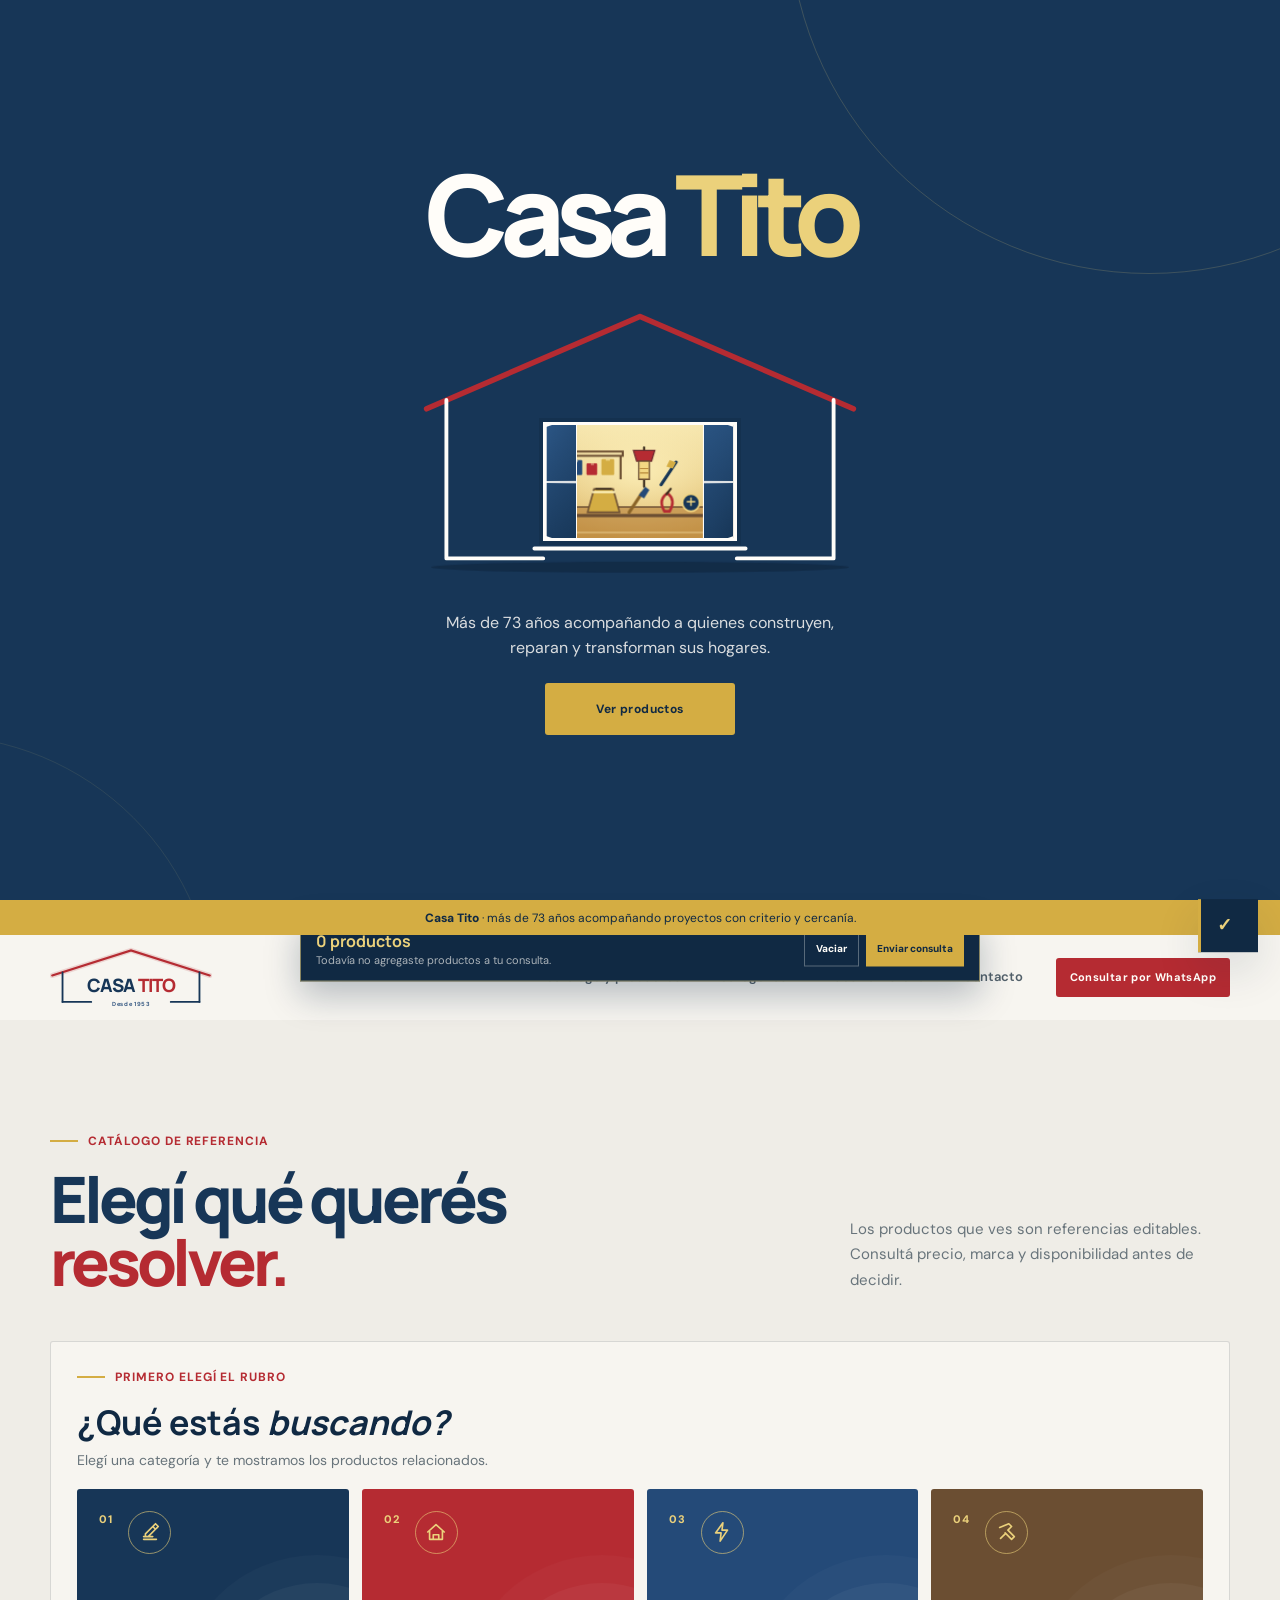
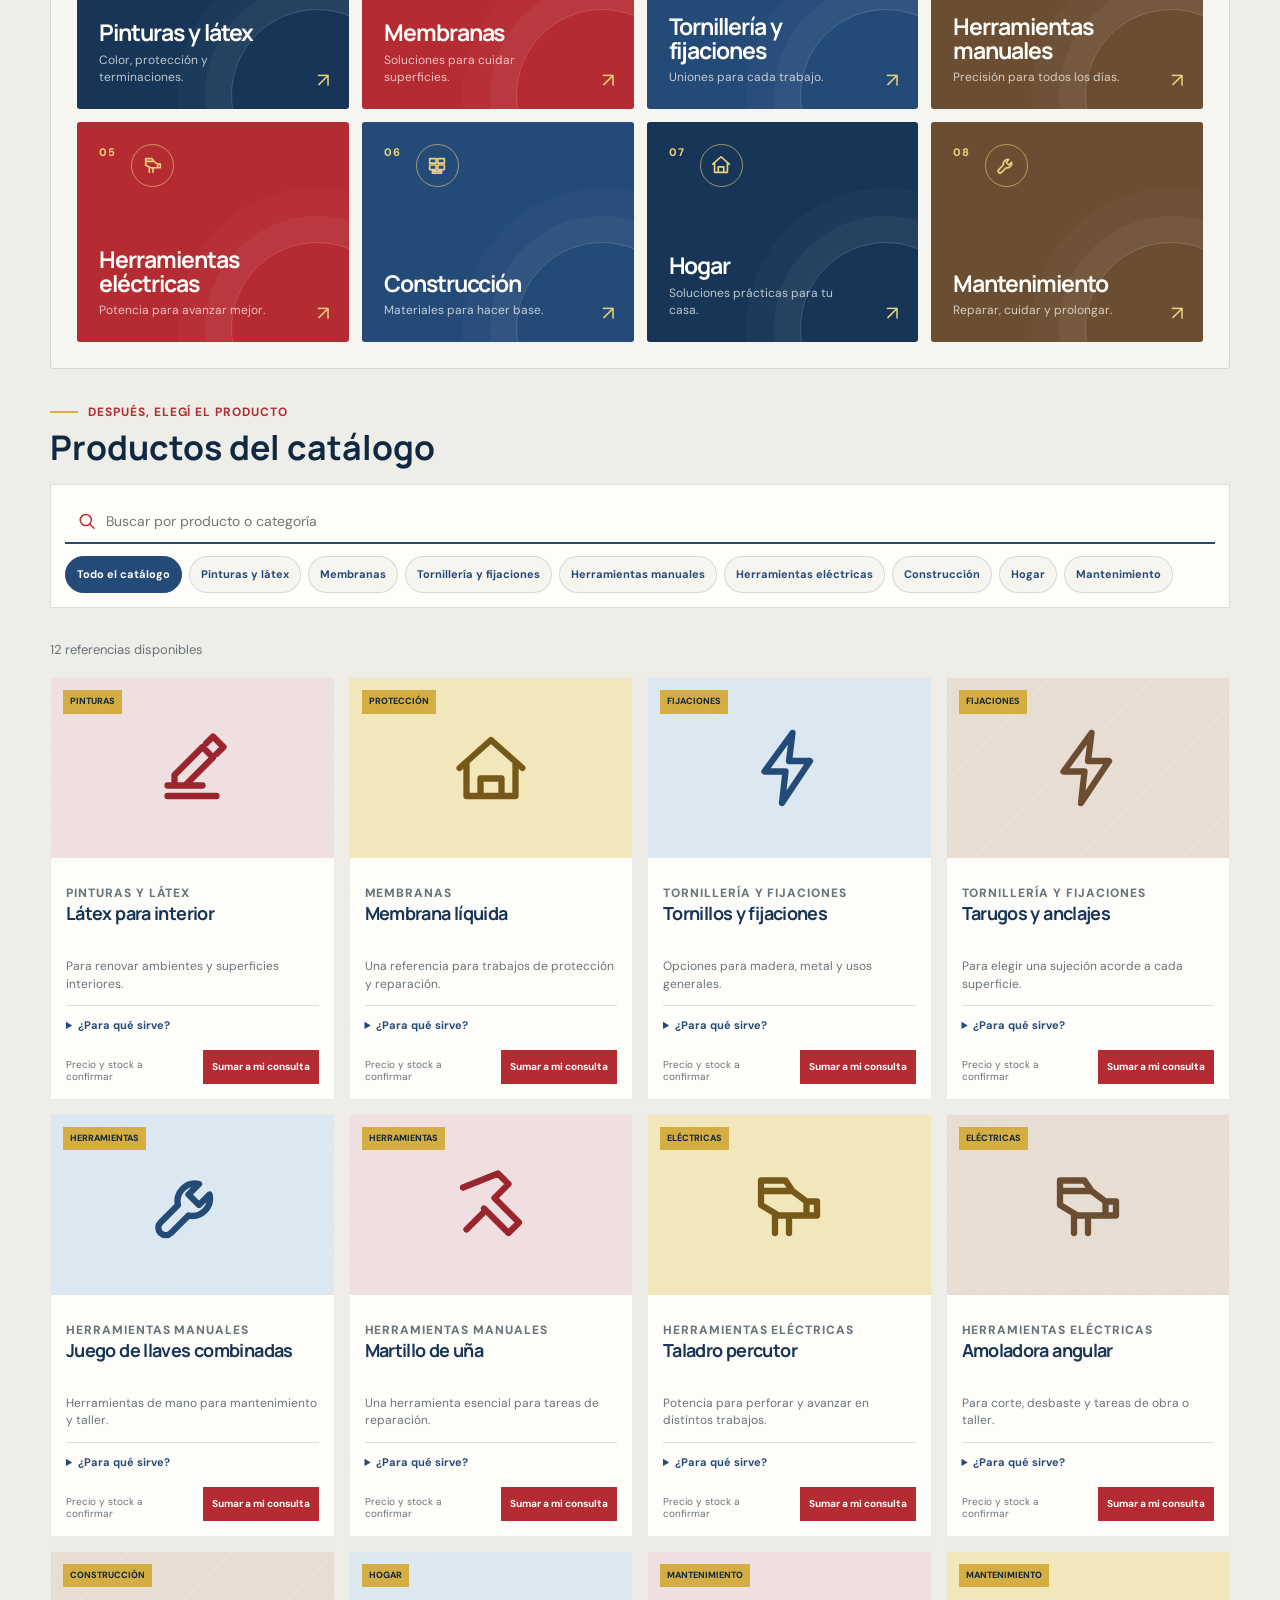
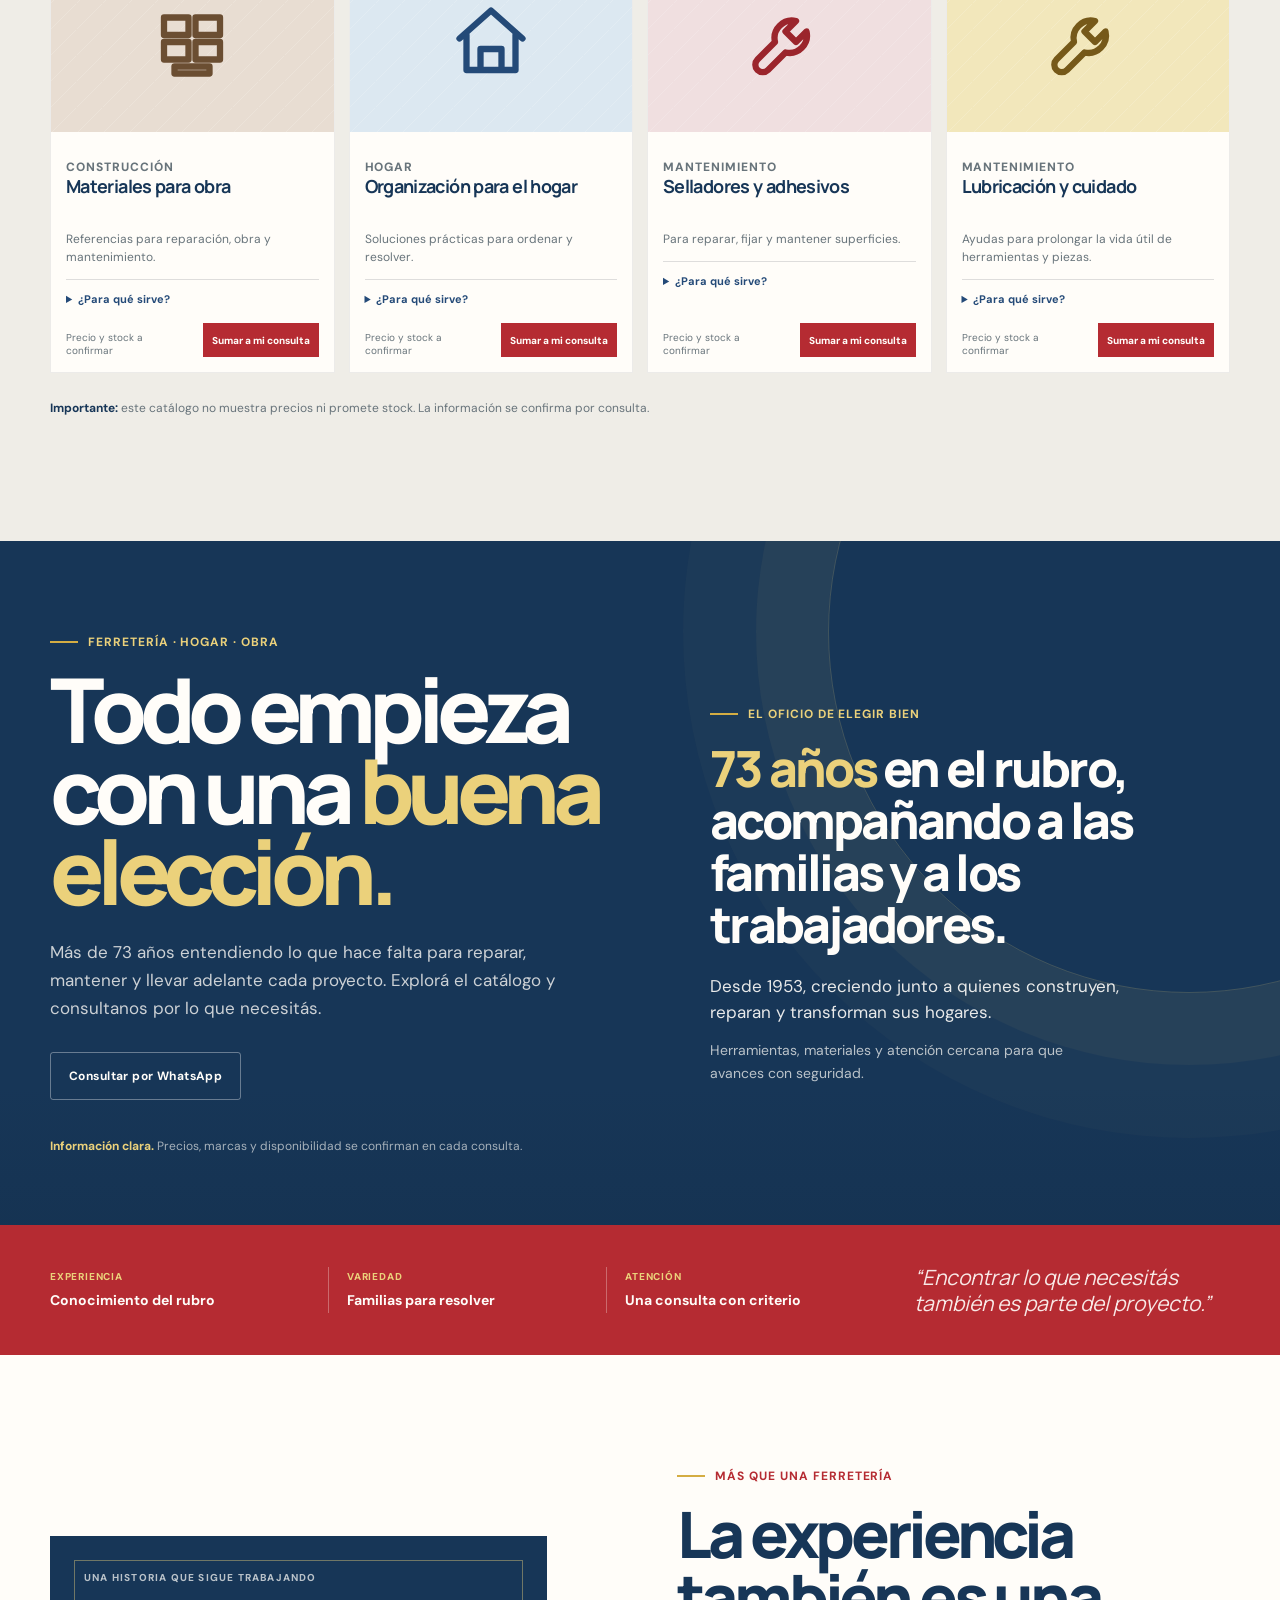
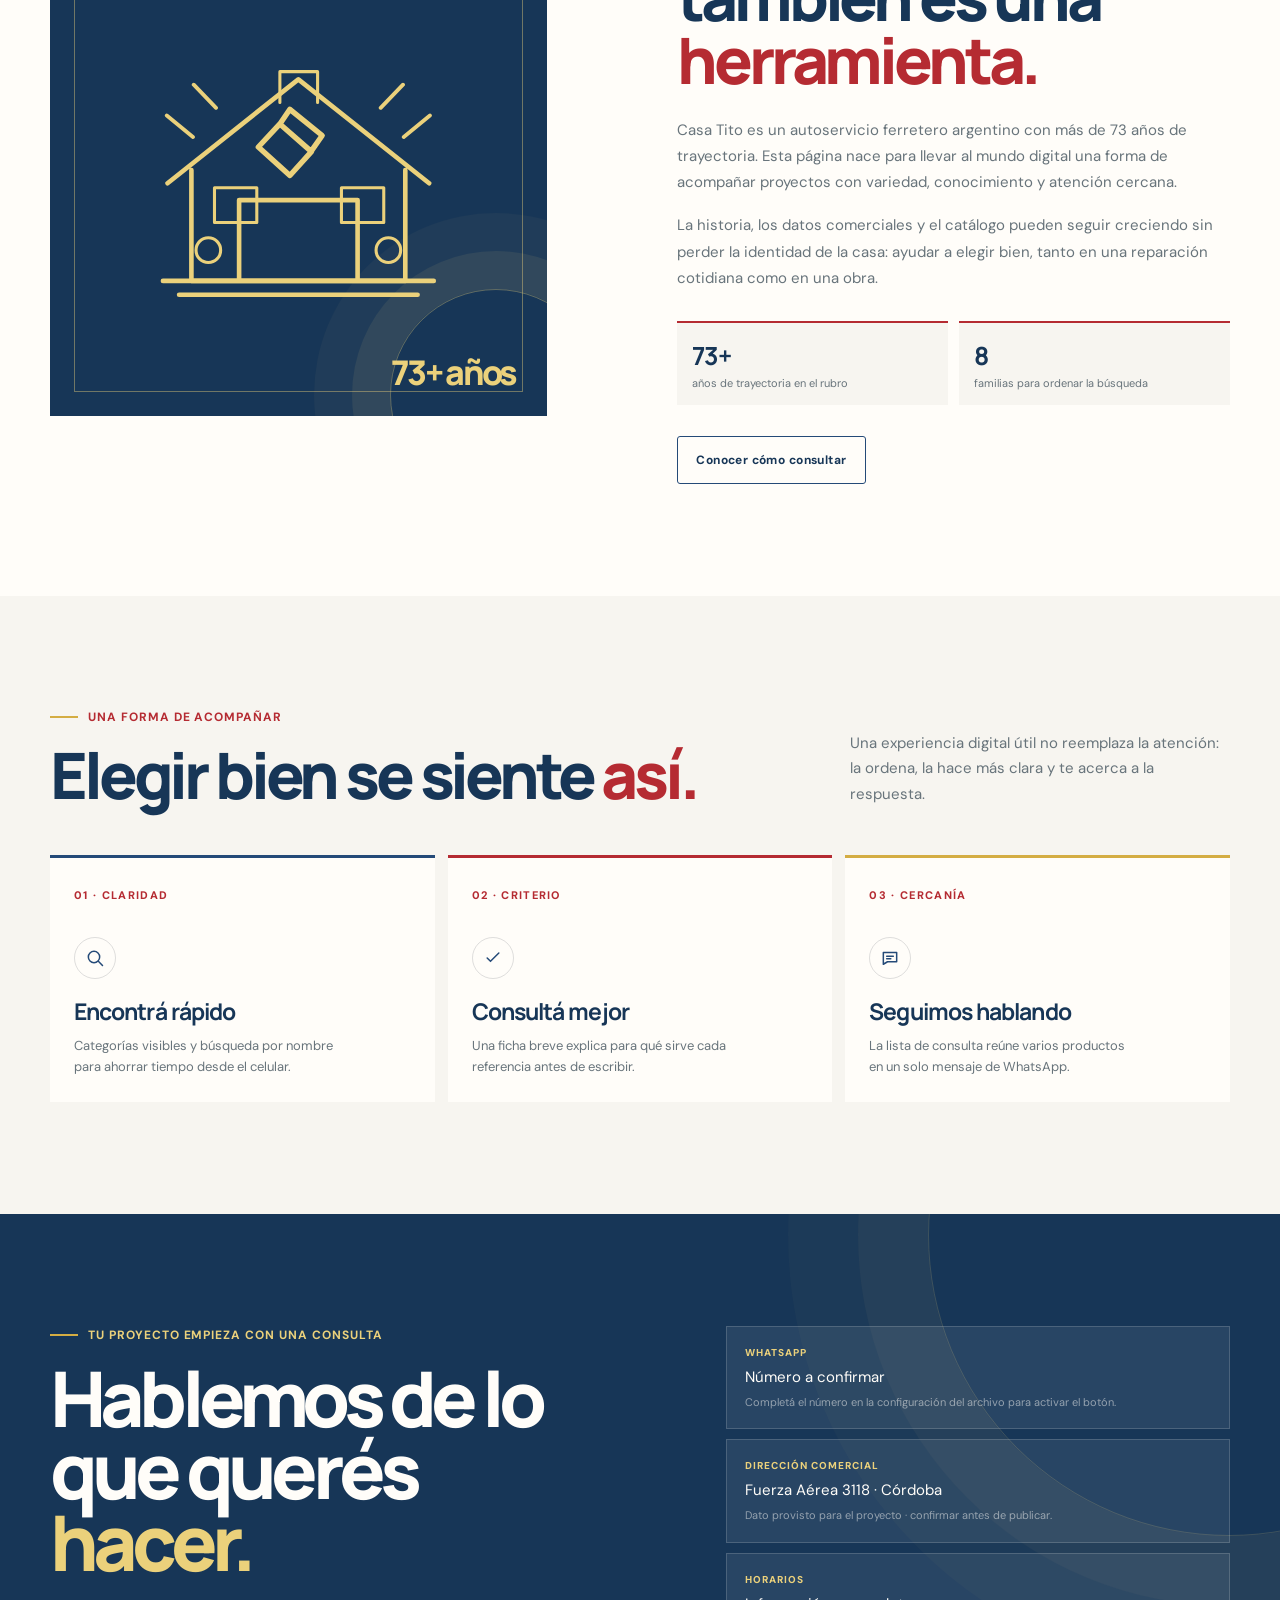
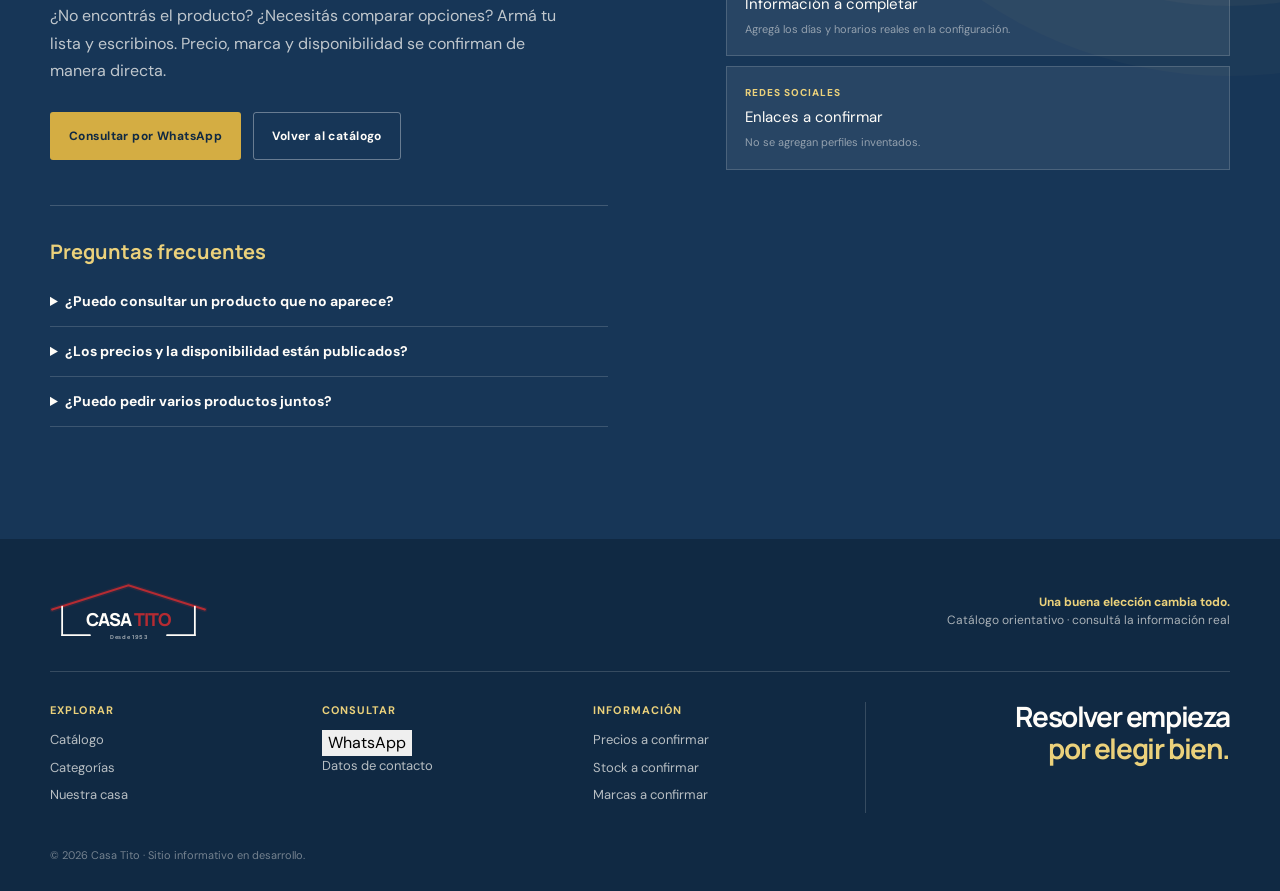
<file: Casa-Tito-categorias-primero-1.html>
<!doctype html>
<html lang="es-AR">
<head>
  <meta charset="utf-8">
  <meta name="viewport" content="width=device-width, initial-scale=1">
  <meta name="theme-color" content="#173657">
  <meta name="description" content="Casa Tito: autoservicio ferretero fundado en 1953. Encontrá categorías, productos de referencia y consultá por WhatsApp.">
  <title>Casa Tito | Todo empieza con una buena elección</title>
  <link rel="preconnect" href="https://fonts.googleapis.com">
  <link rel="preconnect" href="https://fonts.gstatic.com" crossorigin>
  <link href="https://fonts.googleapis.com/css2?family=DM+Sans:wght@400;500;600;700&family=Manrope:wght@500;600;700;800&display=swap" rel="stylesheet">
  <script>document.documentElement.className += " js";</script>
  <style>
    :root {
      --blue-950: #102943;
      --blue-900: #173657;
      --blue-800: #244a78;
      --blue-100: #e9eef3;
      --red-700: #9b252c;
      --red-600: #b52b32;
      --red-100: #f6e6e6;
      --yellow-500: #d4ad43;
      --yellow-300: #ebd17b;
      --paper: #f7f5f0;
      --paper-2: #efede7;
      --white: #fffdf9;
      --ink: #17222d;
      --muted: #68747b;
      --line: rgba(23,34,45,.14);
      --shadow: 0 18px 45px rgba(16,41,67,.12);
      --radius: 3px;
      --sans: "DM Sans", Arial, sans-serif;
      --display: "Manrope", "DM Sans", Arial, sans-serif;
    }

    * { box-sizing: border-box; }
    html { scroll-behavior: smooth; }
    body { margin: 0; color: var(--ink); background: var(--paper); font-family: var(--sans); font-size: 16px; line-height: 1.5; overflow-x: hidden; }
    body.menu-open, body.modal-open { overflow: hidden; }
    a { color: inherit; text-decoration: none; }
    button, input { font: inherit; }
    button { border: 0; cursor: pointer; }
    button:disabled { cursor: not-allowed; opacity: .58; }
    :focus-visible { outline: 3px solid var(--yellow-500); outline-offset: 3px; }
    [hidden] { display: none !important; }
    .shell { width: min(1180px, calc(100% - 56px)); margin-inline: auto; }
    .section { padding: 112px 0; }
    .eyebrow { display: flex; align-items: center; gap: 10px; margin: 0 0 18px; color: var(--red-600); font-size: 12px; font-weight: 700; letter-spacing: .08em; text-transform: uppercase; }
    .eyebrow::before { content: ""; width: 28px; height: 2px; background: var(--yellow-500); }
    .eyebrow--light { color: var(--yellow-300); }
    .eyebrow--light::before { background: var(--yellow-500); }
    .section-heading { display: flex; justify-content: space-between; align-items: end; gap: 52px; margin-bottom: 48px; }
    .section-heading h2 { max-width: 690px; margin: 0; color: var(--blue-900); font: 800 clamp(38px, 5vw, 67px)/.98 var(--display); letter-spacing: -.065em; }
    .section-heading h2 em { color: var(--red-600); font-style: normal; }
    .section-heading__copy { max-width: 380px; color: var(--muted); font-size: 15px; line-height: 1.7; }
    .section-heading__copy p { margin: 0; }
    .button { min-height: 48px; padding: 13px 18px; display: inline-flex; align-items: center; justify-content: center; gap: 10px; border: 1px solid transparent; border-radius: var(--radius); font-size: 12px; font-weight: 700; letter-spacing: .035em; transition: transform .2s ease, background .2s ease, color .2s ease, box-shadow .2s ease; }
    .button:hover { transform: translateY(-2px); box-shadow: 0 9px 18px rgba(16,41,67,.15); }
    .button--yellow { color: var(--blue-950); background: var(--yellow-500); }
    .button--yellow:hover { background: var(--yellow-300); }
    .button--red { color: var(--white); background: var(--red-600); }
    .button--red:hover { background: var(--red-700); }
    .button--outline { color: var(--blue-900); border-color: var(--blue-800); background: transparent; }
    .button--outline:hover { color: var(--white); background: var(--blue-800); }
    .button--ghost-light { color: var(--white); border-color: rgba(255,255,255,.35); background: transparent; }
    .button--ghost-light:hover { border-color: var(--yellow-500); color: var(--yellow-300); background: rgba(255,255,255,.06); }
    .text-link { display: inline-flex; align-items: center; gap: 9px; padding-bottom: 4px; color: var(--blue-800); border-bottom: 1px solid var(--yellow-500); font-size: 13px; font-weight: 700; }
    .text-link:hover { color: var(--red-600); }
    .icon { width: 20px; height: 20px; fill: none; stroke: currentColor; stroke-linecap: round; stroke-linejoin: round; stroke-width: 1.8; }

    .notice-bar { position: relative; z-index: 40; min-height: 35px; padding: 8px 46px; display: flex; align-items: center; justify-content: center; color: var(--blue-950); background: var(--yellow-500); font-size: 12px; text-align: center; }
    .notice-bar strong { font-weight: 800; }
    .notice-bar button { position: absolute; right: 18px; top: 3px; width: 28px; height: 28px; color: var(--blue-950); background: transparent; font-size: 22px; line-height: 1; }

    .site-header { position: sticky; top: 0; z-index: 30; color: var(--blue-950); background: rgba(247,245,240,.96); border-bottom: 1px solid transparent; backdrop-filter: blur(14px); transition: box-shadow .25s ease, border-color .25s ease; }
    .site-header.is-scrolled { border-color: var(--line); box-shadow: 0 5px 22px rgba(16,41,67,.08); }
    .nav-wrap { min-height: 84px; display: flex; align-items: center; gap: 30px; }
    .brand { display: inline-flex; align-items: center; flex-shrink: 0; }
    .brand svg { display: block; width: 162px; height: auto; }
    .ct-logo__roof-shadow { fill: none; stroke: var(--red-600); stroke-width: 7; stroke-linecap: round; opacity: .16; }
    .ct-logo__roof { fill: none; stroke: var(--red-600); stroke-width: 3; stroke-linecap: round; }
    .ct-logo__wall, .ct-logo__base { fill: none; stroke: var(--blue-900); stroke-width: 2.5; stroke-linecap: round; }
    .ct-logo__text { fill: var(--blue-900); font: 800 25px var(--display); letter-spacing: -.06em; }
    .ct-logo__accent { fill: var(--red-600); }
    .ct-logo__since { fill: var(--blue-800); font: 600 8px var(--sans); letter-spacing: .11em; }
    .desktop-nav { display: flex; align-items: center; gap: clamp(18px, 3vw, 38px); margin-left: auto; }
    .desktop-nav a { position: relative; padding: 30px 0; color: #52606a; font-size: 13px; font-weight: 600; }
    .desktop-nav a::after { content: ""; position: absolute; left: 0; right: 100%; bottom: 22px; height: 2px; background: var(--red-600); transition: right .2s ease; }
    .desktop-nav a:hover { color: var(--red-600); }
    .desktop-nav a:hover::after { right: 0; }
    .nav-actions { display: flex; align-items: center; gap: 11px; margin-left: 3px; }
    .nav-whatsapp { min-height: 39px; padding: 10px 13px; color: var(--white); background: var(--red-600); font-size: 11px; }
    .nav-whatsapp:hover { background: var(--red-700); }
    .menu-toggle { display: none; width: 42px; height: 42px; padding: 8px; color: var(--blue-900); background: transparent; }
    .menu-toggle span { display: block; width: 23px; height: 2px; margin: 5px auto; background: currentColor; transition: transform .2s ease, opacity .2s ease; }
    .menu-toggle.is-active span:first-child { transform: translateY(7px) rotate(45deg); }
    .menu-toggle.is-active span:nth-child(2) { opacity: 0; }
    .menu-toggle.is-active span:last-child { transform: translateY(-7px) rotate(-45deg); }
    .mobile-menu { display: none; }

    .hero { position: relative; overflow: hidden; padding: 92px 0 70px; color: var(--white); background: var(--blue-900); }
    .hero::before { content: ""; position: absolute; width: 720px; height: 720px; right: -270px; top: -270px; border: 1px solid rgba(235,209,123,.2); border-radius: 50%; box-shadow: 0 0 0 72px rgba(235,209,123,.045), 0 0 0 145px rgba(235,209,123,.025); }
    .hero::after { content: ""; position: absolute; left: 0; right: 0; bottom: 0; height: 140px; background: linear-gradient(transparent, rgba(16,41,67,.22)); pointer-events: none; }
    .hero-grid { position: relative; z-index: 1; display: grid; grid-template-columns: minmax(0, 1.02fr) minmax(390px, .98fr); align-items: center; gap: 8%; }
    .hero-copy { max-width: 650px; }
    .hero-copy .eyebrow { color: var(--yellow-300); }
    .hero-copy h1 { max-width: 690px; margin: 0; font: 800 clamp(53px, 7vw, 98px)/.9 var(--display); letter-spacing: -.08em; }
    .hero-copy h1 em { color: var(--yellow-300); font-style: normal; }
    .hero-lead { max-width: 530px; margin: 27px 0 30px; color: rgba(255,253,249,.78); font-size: 17px; line-height: 1.65; }
    .hero-actions { display: flex; flex-wrap: wrap; align-items: center; gap: 15px; }
    .hero-note { margin: 37px 0 0; color: rgba(255,253,249,.62); font-size: 12px; }
    .hero-note strong { color: var(--yellow-300); }
    /* Mensaje de trayectoria (reemplaza al panel transparente): solo tipografía sobre el fondo del hero, sin caja ni borde */
    .hero-legacy { max-width: 520px; justify-self: end; }
    .hero-legacy .eyebrow { margin-bottom: 20px; }
    .hero-legacy__message { margin: 0; font: 800 clamp(34px, 3.9vw, 54px)/1.04 var(--display); letter-spacing: -.055em; }
    .hero-legacy__message em { color: var(--yellow-300); font-style: normal; white-space: nowrap; }
    .hero-legacy__since { max-width: 440px; margin: 22px 0 0; color: rgba(255,253,249,.9); font-size: 17px; line-height: 1.55; }
    .hero-legacy__note { max-width: 370px; margin: 14px 0 0; color: rgba(255,253,249,.7); font-size: 14px; line-height: 1.6; }

    /* ===== Entrada minimalista de Casa Tito ===== */
    /* Presentación inicial: sección normal al comienzo de la página (no una capa fija).
       Se puede salir haciendo scroll y volver arriba; la casita queda abierta (ver data-state). */
    .welcome-screen {
      position: relative;
      display: grid;
      place-items: center;
      min-height: 100vh;
      min-height: 100svh;
      padding: 34px 24px;
      overflow: hidden;
      color: var(--white);
      background: var(--blue-900);
    }
    .welcome-screen::before,
    .welcome-screen::after {
      content: "";
      position: absolute;
      border: 1px solid rgba(235,209,123,.18);
      border-radius: 50%;
      pointer-events: none;
    }
    .welcome-screen::before { width: min(86vw, 720px); height: min(86vw, 720px); right: -18vw; top: -35vw; }
    .welcome-screen::after { width: min(68vw, 560px); height: min(68vw, 560px); left: -27vw; bottom: -31vw; opacity: .55; }
    .welcome-inner { position: relative; z-index: 1; width: min(100%, 620px); display: flex; flex-direction: column; align-items: center; text-align: center; }
    .welcome-brand { margin: 0 0 26px; color: var(--white); font: 800 clamp(56px, 12vw, 112px)/.88 var(--display); letter-spacing: -.085em; }
    .welcome-brand span { color: var(--yellow-300); }
    .welcome-house { width: min(100%, 440px); aspect-ratio: 400 / 270; position: relative; }
    .welcome-house svg { position: absolute; inset: 0; width: 100%; height: 100%; overflow: visible; }
    .welcome-house .intro-draw { fill: none; stroke: var(--white); stroke-width: 3.5; stroke-linecap: round; stroke-linejoin: round; stroke-dasharray: 1; stroke-dashoffset: 1; animation: intro-draw 1.15s cubic-bezier(.5,0,.2,1) .15s forwards; }
    .welcome-house .intro-roof { stroke: var(--red-600); stroke-width: 5; }
    .welcome-house .intro-ground { fill: rgba(8,20,34,.28); opacity: 0; animation: intro-fade .7s ease .72s forwards; }
    .intro-window { position: absolute; z-index: 2; left: 28%; top: 44.44%; width: 44%; height: 40%; overflow: hidden; border: 3px solid var(--white); background: #14304f; opacity: 0; transform: scale(.94); animation: intro-window-in .65s ease .95s forwards; box-shadow: 0 0 0 4px rgba(16,41,67,.35); perspective: 520px; }
    .intro-window::before { content: ""; position: absolute; inset: 0; background: radial-gradient(circle at 50% 38%, rgba(255,239,174,.62), rgba(235,209,123,.14) 47%, transparent 74%); }
    .intro-scene { position: absolute; inset: 0; z-index: 0; opacity: 0; transform: scale(.9); transform-origin: 50% 58%; animation: intro-scene-in 1.2s cubic-bezier(.2,.75,.2,1) 1.08s forwards; }
    .intro-scene svg { display: block; width: 100%; height: 100%; }
    .intro-scene .scene-object { transform-box: fill-box; transform-origin: center; animation: intro-object-in .7s cubic-bezier(.2,.8,.2,1) both; }
    .intro-scene .scene-object--back { animation-delay: 1.2s; }
    .intro-scene .scene-object--middle { animation-delay: 1.34s; }
    .intro-scene .scene-object--front { animation-delay: 1.48s; }
    .intro-leaf { position: absolute; z-index: 1; top: 0; bottom: 0; width: 50%; border: 2px solid var(--white); background: linear-gradient(160deg, #2b5584, #173657); animation-duration: 1.35s; animation-timing-function: cubic-bezier(.2,.7,.2,1); animation-delay: 1.22s; animation-fill-mode: forwards; }
    .intro-leaf::after { content: ""; position: absolute; left: 0; right: 0; top: 50%; height: 2px; background: rgba(255,253,249,.85); }
    .intro-leaf--l { left: 0; transform-origin: 0 50%; animation-name: intro-open-l; }
    .intro-leaf--r { right: 0; transform-origin: 100% 50%; animation-name: intro-open-r; }
    .welcome-tagline { max-width: 430px; margin: 24px 0 0; color: rgba(255,253,249,.84); font-size: 16px; line-height: 1.55; opacity: 0; transform: translateY(12px); animation: intro-cta-in .75s cubic-bezier(.2,.8,.2,1) 1.85s forwards; }
    .welcome-action { margin-top: 22px; min-width: 190px; min-height: 52px; opacity: 0; transform: translateY(12px); animation: intro-cta-in .75s cubic-bezier(.2,.8,.2,1) 2.05s forwards; }
    @keyframes intro-draw { to { stroke-dashoffset: 0; } }
    @keyframes intro-fade { to { opacity: 1; } }
    @keyframes intro-window-in { to { opacity: 1; transform: none; } }
    @keyframes intro-scene-in { to { opacity: 1; transform: none; } }
    @keyframes intro-object-in { from { opacity: 0; transform: translateY(7px) scale(.94); } to { opacity: 1; transform: none; } }
    @keyframes intro-open-l { to { transform: rotateY(-64deg); } }
    @keyframes intro-open-r { to { transform: rotateY(64deg); } }
    @keyframes intro-cta-in { to { opacity: 1; transform: none; } }
    /* Estados de la casita: closed (inicial, nada se dibuja todavía) → opening (animación en curso) → open (terminada y persistente).
       Las animaciones solo existen mientras data-state != "closed". Como el estado nunca vuelve a "closed",
       ninguna animación puede reiniciarse durante la misma carga de la página. */
    .js .welcome-screen[data-state="closed"] :is(.intro-draw, .intro-ground, .intro-window, .intro-scene, .scene-object, .intro-leaf, .welcome-tagline, .welcome-action) { animation: none; }
    .js .welcome-screen[data-state="closed"] .welcome-action { visibility: hidden; }
    @media (prefers-reduced-motion: reduce) {
      .welcome-house .intro-draw, .welcome-house .intro-ground, .intro-window, .intro-scene, .intro-scene .scene-object, .intro-leaf, .welcome-tagline, .welcome-action { animation-duration: .01ms; animation-delay: 0s; animation-iteration-count: 1; }
      .welcome-house .intro-draw { stroke-dashoffset: 0; }
      .welcome-house .intro-ground, .intro-window, .intro-scene, .welcome-tagline, .welcome-action { opacity: 1; transform: none; }
    }
    @media (max-width: 520px) {
      .welcome-screen { padding: 24px 18px; }
      .welcome-brand { margin-bottom: 17px; }
      .welcome-tagline { margin-top: 18px; font-size: 15px; }
      .welcome-action { margin-top: 18px; }
    }

    .trust-strip { color: var(--white); background: var(--red-600); }
    .trust-grid { min-height: 130px; display: grid; grid-template-columns: repeat(3, 1fr) 1.35fr; align-items: center; gap: 22px; }
    .trust-item { min-height: 46px; padding-left: 18px; display: flex; align-items: center; gap: 12px; border-left: 1px solid rgba(255,253,249,.3); }
    .trust-item:first-child { padding-left: 0; border-left: 0; }
    .trust-item strong { font-size: 14px; line-height: 1.2; }
    .trust-item small { display: block; margin-bottom: 4px; color: var(--yellow-300); font-size: 10px; font-weight: 800; letter-spacing: .08em; text-transform: uppercase; }
    .trust-quote { padding-left: 30px; color: rgba(255,253,249,.9); font: italic 21px/1.25 var(--display); }

    .categories { background: var(--paper); }
    .category-picker { margin: 0 0 34px; padding: 26px; background: var(--paper); border: 1px solid var(--line); border-radius: var(--radius); }
    .category-picker__heading { margin-bottom: 18px; }
    .category-picker__heading h3, .catalog-products-heading h3 { margin: 0 0 8px; color: var(--blue-950); font: 700 clamp(23px, 3vw, 34px)/1.1 var(--display); }
    .category-picker__heading p:last-child { margin: 0; color: var(--muted); font-size: 14px; }
    .catalog-products-heading { margin: 0 0 18px; }
    .catalog-products-heading .eyebrow { margin-bottom: 8px; }
    .category-grid { display: grid; grid-template-columns: repeat(4, 1fr); gap: 13px; }
    .category-card { min-height: 220px; padding: 22px; position: relative; display: flex; flex-direction: column; justify-content: space-between; overflow: hidden; color: var(--white); background: var(--blue-800); text-align: left; border-radius: var(--radius); transition: transform .23s ease, box-shadow .23s ease, background .23s ease; }
    .category-card::after { content: ""; width: 170px; height: 170px; position: absolute; right: -54px; bottom: -72px; border: 1px solid rgba(255,255,255,.18); border-radius: 50%; box-shadow: 0 0 0 26px rgba(255,255,255,.04), 0 0 0 54px rgba(255,255,255,.025); }
    .category-card:nth-child(3n + 1) { background: var(--blue-900); }
    .category-card:nth-child(3n + 2) { background: var(--red-600); }
    .category-card:nth-child(4n) { background: #6b4e32; }
    .category-card:hover { transform: translateY(-5px); box-shadow: var(--shadow); }
    .category-card__top { display: flex; align-items: start; justify-content: space-between; gap: 15px; }
    .category-card__number { color: var(--yellow-300); font-size: 11px; font-weight: 800; letter-spacing: .1em; }
    .category-card__icon { width: 43px; height: 43px; display: grid; place-items: center; color: var(--yellow-300); border: 1px solid rgba(235,209,123,.6); border-radius: 50%; }
    .category-card__icon .icon { width: 22px; height: 22px; }
    .category-card h3 { max-width: 175px; margin: 0; font: 700 23px/1.03 var(--display); letter-spacing: -.045em; }
    .category-card p { max-width: 190px; margin: 7px 0 0; color: rgba(255,253,249,.72); font-size: 12px; line-height: 1.45; }
    .category-card__link { position: absolute; right: 19px; bottom: 19px; color: var(--yellow-300); font-size: 20px; line-height: 1; }

    .catalog { background: var(--paper-2); }
    .catalog-toolbar { margin-bottom: 32px; padding: 14px; display: flex; flex-wrap: wrap; align-items: center; gap: 12px; background: var(--white); border: 1px solid var(--line); }
    .catalog-search { min-width: 240px; flex: 1 1 290px; height: 45px; padding: 0 12px; display: flex; align-items: center; gap: 9px; border-bottom: 2px solid var(--blue-800); }
    .catalog-search .icon { color: var(--red-600); }
    .catalog-search input { width: 100%; height: 100%; min-width: 0; padding: 0; color: var(--ink); border: 0; outline: 0; background: transparent; font-size: 14px; }
    .filter-list { display: flex; flex-wrap: wrap; gap: 7px; }
    .filter-chip { min-height: 37px; padding: 8px 11px; color: var(--blue-800); background: var(--paper); border: 1px solid var(--line); border-radius: 99px; font-size: 11px; font-weight: 700; }
    .filter-chip:hover, .filter-chip.is-active { color: var(--white); background: var(--blue-800); border-color: var(--blue-800); }
    .catalog-status { min-height: 21px; margin: 0 0 16px; color: var(--muted); font-size: 13px; }
    .product-grid { display: grid; grid-template-columns: repeat(4, 1fr); gap: 14px; }
    .product-card { min-width: 0; display: flex; flex-direction: column; background: var(--white); border: 1px solid rgba(23,34,45,.08); transition: transform .23s ease, box-shadow .23s ease; }
    .product-card:hover { transform: translateY(-5px); box-shadow: var(--shadow); }
    .product-art { height: 180px; position: relative; display: grid; place-items: center; overflow: hidden; color: var(--blue-900); background: #dfe6ea; }
    .product-art::before { content: ""; position: absolute; inset: 0; opacity: .3; background-image: linear-gradient(135deg, transparent 0 47%, rgba(255,255,255,.55) 48% 49%, transparent 50% 100%); background-size: 26px 26px; }
    .product-art--red { color: var(--red-700); background: #f0dfe0; }
    .product-art--yellow { color: #765919; background: #f2e7bb; }
    .product-art--blue { color: var(--blue-800); background: #dce8f1; }
    .product-art--sand { color: #6b4e32; background: #e8ddd2; }
    .product-art svg { width: 84px; height: 84px; position: relative; z-index: 1; }
    .product-art__tag { position: absolute; z-index: 2; left: 12px; top: 12px; padding: 5px 7px; color: var(--blue-950); background: var(--yellow-500); font-size: 9px; font-weight: 800; text-transform: uppercase; }
    .product-card__body { flex: 1; padding: 17px 15px 15px; display: flex; flex-direction: column; }
    .product-card__category { margin: 0 0 7px; color: var(--red-600); font-size: 10px; font-weight: 800; letter-spacing: .08em; text-transform: uppercase; }
    .product-card h3 { min-height: 45px; margin: 0; color: var(--blue-900); font: 700 18px/1.15 var(--display); letter-spacing: -.035em; }
    .product-card p { margin: 10px 0 0; color: var(--muted); font-size: 12px; line-height: 1.48; }
    .product-card details { margin-top: 12px; padding-top: 11px; border-top: 1px solid var(--line); color: var(--blue-800); font-size: 11px; }
    .product-card summary { cursor: pointer; font-weight: 700; }
    .product-card details p { margin: 7px 0 0; font-size: 11px; }
    .product-card__footer { margin-top: auto; padding-top: 16px; display: flex; align-items: end; justify-content: space-between; gap: 10px; }
    .product-card__note { max-width: 130px; color: var(--muted); font-size: 10px; line-height: 1.25; }
    .query-button { min-height: 34px; padding: 8px 9px; color: var(--white); background: var(--red-600); font-size: 10px; font-weight: 800; white-space: nowrap; }
    .query-button:hover, .query-button.is-added { background: var(--blue-800); }
    .no-results { padding: 60px 20px; color: var(--muted); background: var(--white); text-align: center; }
    .no-results strong { display: block; margin-bottom: 8px; color: var(--blue-900); font: 700 21px var(--display); }
    .catalog-footnote { margin-top: 26px; color: var(--muted); font-size: 12px; }
    .catalog-footnote strong { color: var(--blue-900); }

    .story { background: var(--white); }
    .story-grid { display: grid; grid-template-columns: .9fr 1fr; align-items: center; gap: 11%; }
    .story-art { min-height: 480px; position: relative; padding: 35px; display: grid; place-items: center; overflow: hidden; color: var(--yellow-300); background: var(--blue-900); }
    .story-art::before { content: ""; position: absolute; inset: 24px; border: 1px solid rgba(235,209,123,.42); }
    .story-art::after { content: ""; width: 210px; height: 210px; position: absolute; right: -55px; bottom: -85px; border: 1px solid rgba(235,209,123,.35); border-radius: 50%; box-shadow: 0 0 0 38px rgba(235,209,123,.08), 0 0 0 76px rgba(235,209,123,.04); }
    .story-art svg { width: 90%; height: 90%; position: relative; z-index: 1; }
    .story-art__label { position: absolute; z-index: 2; left: 34px; top: 34px; color: rgba(255,253,249,.7); font-size: 10px; font-weight: 800; letter-spacing: .12em; text-transform: uppercase; }
    .story-art__year { position: absolute; z-index: 2; right: 32px; bottom: 28px; color: var(--yellow-300); font: 800 34px/.9 var(--display); letter-spacing: -.08em; }
    .story-copy h2 { margin: 0 0 25px; color: var(--blue-900); font: 800 clamp(39px, 5vw, 64px)/.98 var(--display); letter-spacing: -.065em; }
    .story-copy h2 em { color: var(--red-600); font-style: normal; }
    .story-copy > p:not(.eyebrow) { max-width: 570px; margin: 0 0 17px; color: var(--muted); font-size: 15px; line-height: 1.75; }
    .fact-grid { margin: 30px 0 31px; display: grid; grid-template-columns: repeat(2, 1fr); gap: 11px; }
    .fact { padding: 15px; border-top: 2px solid var(--red-600); background: var(--paper); }
    .fact strong { display: block; color: var(--blue-900); font: 700 25px var(--display); letter-spacing: -.05em; }
    .fact > span { display: block; margin-top: 3px; color: var(--muted); font-size: 11px; line-height: 1.3; }

    .principles { background: var(--paper); }
    .principles-grid { display: grid; grid-template-columns: repeat(3, 1fr); gap: 13px; }
    .principle { min-height: 245px; padding: 24px; position: relative; background: var(--white); border-top: 3px solid var(--blue-800); }
    .principle:nth-child(2) { border-top-color: var(--red-600); }
    .principle:nth-child(3) { border-top-color: var(--yellow-500); }
    .principle__number { color: var(--red-600); font-size: 11px; font-weight: 800; letter-spacing: .12em; }
    .principle__icon { width: 42px; height: 42px; margin: 31px 0 16px; display: grid; place-items: center; color: var(--blue-800); border: 1px solid var(--line); border-radius: 50%; }
    .principle h3 { margin: 0 0 9px; color: var(--blue-900); font: 700 23px var(--display); letter-spacing: -.04em; }
    .principle p { max-width: 270px; margin: 0; color: var(--muted); font-size: 13px; line-height: 1.6; }

    .contact { position: relative; overflow: hidden; color: var(--white); background: var(--blue-900); }
    .contact::after { content: ""; width: 600px; height: 600px; position: absolute; right: -250px; top: -280px; border: 1px solid rgba(235,209,123,.18); border-radius: 50%; box-shadow: 0 0 0 70px rgba(235,209,123,.04), 0 0 0 140px rgba(235,209,123,.025); }
    .contact-grid { position: relative; z-index: 1; display: grid; grid-template-columns: 1.05fr .95fr; gap: 10%; align-items: start; }
    .contact h2 { max-width: 680px; margin: 0; font: 800 clamp(45px, 6vw, 78px)/.94 var(--display); letter-spacing: -.075em; }
    .contact h2 em { color: var(--yellow-300); font-style: normal; }
    .contact-lead { max-width: 510px; margin: 24px 0 28px; color: rgba(255,253,249,.73); font-size: 16px; line-height: 1.7; }
    .contact-actions { display: flex; flex-wrap: wrap; gap: 12px; }
    .contact-data { display: grid; gap: 10px; }
    .contact-card { padding: 18px; background: rgba(255,253,249,.075); border: 1px solid rgba(255,253,249,.16); }
    .contact-card__label { display: block; margin-bottom: 5px; color: var(--yellow-300); font-size: 10px; font-weight: 800; letter-spacing: .1em; text-transform: uppercase; }
    .contact-card__value { color: var(--white); font-size: 15px; }
    .contact-card__hint { display: block; margin-top: 5px; color: rgba(255,253,249,.5); font-size: 11px; }
    .faq { margin-top: 45px; padding-top: 32px; border-top: 1px solid rgba(255,253,249,.18); }
    .faq h3 { margin: 0 0 12px; color: var(--yellow-300); font: 700 20px var(--display); }
    .faq details { padding: 14px 0; border-bottom: 1px solid rgba(255,253,249,.16); }
    .faq summary { cursor: pointer; color: var(--white); font-size: 14px; font-weight: 700; }
    .faq p { max-width: 680px; margin: 9px 0 0; color: rgba(255,253,249,.65); font-size: 13px; line-height: 1.6; }

    .site-footer { padding: 42px 0 28px; color: var(--white); background: var(--blue-950); }
    .footer-top { display: flex; align-items: center; gap: 25px; padding-bottom: 30px; border-bottom: 1px solid rgba(255,253,249,.16); }
    .footer-top .brand svg { width: 157px; }
    .footer-top .ct-logo__text { fill: var(--white); }
    .footer-top .ct-logo__wall, .footer-top .ct-logo__base { stroke: var(--white); }
    .footer-top .ct-logo__since { fill: rgba(255,253,249,.65); }
    .footer-note { margin-left: auto; color: rgba(255,253,249,.64); font-size: 12px; text-align: right; }
    .footer-note strong { color: var(--yellow-300); }
    .footer-grid { padding-top: 30px; display: grid; grid-template-columns: repeat(3, 1fr) 1.5fr; gap: 28px; }
    .footer-grid h3 { margin: 0 0 12px; color: var(--yellow-300); font-size: 11px; letter-spacing: .1em; text-transform: uppercase; }
    .footer-grid a, .footer-grid span { display: block; margin-bottom: 8px; color: rgba(255,253,249,.7); font-size: 13px; }
    .footer-grid a:hover { color: var(--yellow-300); }
    .footer-slogan { padding-left: 22px; border-left: 1px solid rgba(255,253,249,.16); text-align: right; }
    .footer-slogan strong { color: var(--white); font: 700 28px/1 var(--display); letter-spacing: -.05em; }
    .footer-slogan em { color: var(--yellow-300); font-style: normal; }
    .footer-bottom { margin-top: 34px; color: rgba(255,253,249,.42); font-size: 11px; }

    .query-tray { position: fixed; z-index: 35; left: 50%; bottom: 20px; width: min(680px, calc(100% - 32px)); padding: 13px 15px; display: flex; align-items: center; gap: 14px; color: var(--white); background: var(--blue-950); border: 1px solid rgba(235,209,123,.55); box-shadow: 0 14px 35px rgba(16,41,67,.28); transform: translate(-50%, calc(100% + 35px)); transition: transform .35s cubic-bezier(.2,.7,.2,1); }
    .query-tray.is-visible { transform: translate(-50%, 0); }
    .query-tray__copy { min-width: 0; flex: 1; }
    .query-tray__copy strong { display: block; color: var(--yellow-300); font: 700 16px var(--display); }
    .query-tray__copy span { display: block; overflow: hidden; color: rgba(255,253,249,.65); font-size: 11px; text-overflow: ellipsis; white-space: nowrap; }
    .query-tray__actions { display: flex; flex-shrink: 0; gap: 7px; }
    .query-tray__actions button { min-height: 37px; padding: 8px 11px; font-size: 10px; font-weight: 800; }
    .query-tray__clear { color: var(--white); background: transparent; border: 1px solid rgba(255,253,249,.3); }
    .query-tray__send { color: var(--blue-950); background: var(--yellow-500); }
    .query-tray__send:hover { background: var(--yellow-300); }
    .toast { position: fixed; z-index: 60; right: 22px; bottom: 22px; max-width: min(390px, calc(100% - 44px)); padding: 13px 16px; display: flex; align-items: center; gap: 10px; color: var(--white); background: var(--blue-950); border-left: 3px solid var(--yellow-500); box-shadow: var(--shadow); transform: translateY(140%); transition: transform .3s ease; }
    .toast.is-visible { transform: translateY(0); }
    .toast strong { color: var(--yellow-300); font-size: 18px; }
    .toast p { margin: 0; font-size: 12px; }
    .sr-only { position: absolute; width: 1px; height: 1px; padding: 0; margin: -1px; overflow: hidden; clip: rect(0,0,0,0); white-space: nowrap; border: 0; }
    .reveal { opacity: 0; transform: translateY(20px); transition: opacity .7s ease, transform .7s cubic-bezier(.2,.7,.2,1); }
    .reveal.is-visible { opacity: 1; transform: none; }

    @media (max-width: 1040px) {
      .shell { width: min(100% - 42px, 760px); }
      .desktop-nav { gap: 18px; }
      .nav-whatsapp { padding-inline: 10px; }
      .hero-grid { gap: 5%; }
      .hero-copy h1 { font-size: clamp(50px, 7vw, 76px); }
      .category-grid, .product-grid { grid-template-columns: repeat(2, 1fr); }
      .category-card { min-height: 205px; }
      .product-art { height: 220px; }
    }

    @media (max-width: 720px) {
      .shell { width: calc(100% - 36px); }
      .section { padding: 76px 0; }
      .notice-bar { min-height: 34px; padding-inline: 40px; font-size: 10px; }
      .notice-bar button { right: 8px; }
      .nav-wrap { min-height: 72px; }
      .brand svg { width: 145px; }
      .desktop-nav { display: none; }
      .nav-actions { margin-left: auto; }
      .nav-whatsapp { display: none; }
      .menu-toggle { display: block; }
      .mobile-menu { max-height: 0; display: flex; flex-direction: column; overflow: hidden; background: var(--paper); transition: max-height .3s ease; }
      .mobile-menu.is-open { max-height: 365px; padding: 9px 18px 21px; border-top: 1px solid var(--line); }
      .mobile-menu a { padding: 13px 0; display: flex; justify-content: space-between; color: var(--blue-900); border-bottom: 1px solid var(--line); font: 700 20px var(--display); }
      .mobile-menu a::after { content: "↗"; color: var(--red-600); font: 18px var(--sans); }
      .mobile-menu .mobile-contact { margin-top: 18px; }
      .hero { padding: 68px 0 53px; }
      .hero::before { width: 420px; height: 420px; right: -230px; top: -160px; }
      .hero-grid { display: flex; flex-direction: column; align-items: stretch; gap: 48px; }
      .hero-copy h1 { font-size: clamp(49px, 14vw, 78px); }
      .hero-lead { margin-top: 21px; font-size: 15px; }
      .hero-actions { align-items: flex-start; flex-direction: column; }
      .hero-legacy { order: -1; justify-self: stretch; max-width: none; }
      .hero-legacy__message { font-size: clamp(34px, 10vw, 46px); }
      .hero-legacy__since { font-size: 15px; }
      .hero-legacy__note { font-size: 13px; }
      .trust-grid { padding: 28px 0; grid-template-columns: 1fr 1fr; gap: 22px 13px; }
      .trust-item { padding-left: 0; border-left: 0; }
      .trust-item strong { font-size: 12px; }
      .trust-quote { grid-column: 1 / -1; padding: 17px 0 0; border-top: 1px solid rgba(255,253,249,.28); font-size: 18px; }
      .section-heading { display: block; margin-bottom: 35px; }
      .section-heading__copy { margin-top: 20px; font-size: 14px; }
      .section-heading h2 { font-size: 45px; }
      .category-grid { grid-template-columns: repeat(2, 1fr); gap: 9px; }
      .category-card { min-height: 185px; padding: 16px; }
      .category-card h3 { max-width: 145px; font-size: 20px; }
      .category-card p { font-size: 10px; }
      .category-card__icon { width: 35px; height: 35px; }
      .category-card__icon .icon { width: 18px; height: 18px; }
      .category-card__link { right: 13px; bottom: 13px; }
      .catalog-toolbar { padding: 10px; }
      .catalog-search { min-width: 100%; }
      .filter-list { flex-wrap: nowrap; max-width: 100%; overflow-x: auto; padding-bottom: 2px; }
      .filter-chip { flex-shrink: 0; }
      .product-grid { grid-template-columns: 1fr 1fr; gap: 9px; }
      .product-art { height: 160px; }
      .product-art svg { width: 64px; height: 64px; }
      .product-card__body { padding: 13px 10px 11px; }
      .product-card__category { font-size: 8px; }
      .product-card h3 { min-height: 46px; font-size: 15px; }
      .product-card p { font-size: 11px; }
      .product-card details { font-size: 10px; }
      .product-card__footer { display: block; }
      .product-card__note { max-width: none; margin-bottom: 10px; }
      .query-button { width: 100%; }
      .story-grid, .contact-grid { display: flex; flex-direction: column; gap: 44px; }
      .story-art { width: 100%; min-height: 340px; }
      .story-art__year { font-size: 28px; }
      .story-copy h2 { font-size: 45px; }
      .fact-grid { gap: 8px; }
      .fact { padding: 12px; }
      .fact strong { font-size: 21px; }
      .principles-grid { grid-template-columns: 1fr; gap: 10px; }
      .principle { min-height: 205px; }
      .contact h2 { font-size: 52px; }
      .contact-data { width: 100%; }
      .footer-top { align-items: flex-start; flex-wrap: wrap; }
      .footer-note { width: 100%; margin-left: 0; text-align: left; }
      .footer-grid { grid-template-columns: 1fr 1fr; gap: 25px 17px; }
      .footer-slogan { grid-column: 1 / -1; padding: 22px 0 0; border-top: 1px solid rgba(255,253,249,.16); border-left: 0; text-align: left; }
      .query-tray { bottom: 10px; gap: 9px; }
      .query-tray__actions { flex-direction: column; }
      .query-tray__actions button { min-height: 32px; }
      .toast { right: 14px; bottom: 14px; max-width: calc(100% - 28px); }
    }

    @media (max-width: 390px) {
      .shell { width: calc(100% - 28px); }
      .category-card { min-height: 172px; padding: 13px; }
      .category-card h3 { font-size: 18px; }
      .product-grid { gap: 7px; }
      .product-art { height: 145px; }
      .product-card h3 { font-size: 14px; }
      .contact h2 { font-size: 46px; }
    }

    @media (prefers-reduced-motion: reduce) {
      *, *::before, *::after { scroll-behavior: auto !important; animation-duration: .01ms !important; transition-duration: .01ms !important; }
      .reveal { opacity: 1; transform: none; }
    }
  </style>
</head>
<body>
  <div class="welcome-screen" id="welcome-screen" data-state="closed" aria-labelledby="welcome-title">
    <div class="welcome-inner">
      <h1 class="welcome-brand" id="welcome-title">Casa <span>Tito</span></h1>
      <div class="welcome-house" aria-hidden="true">
        <svg viewBox="0 0 400 270" focusable="false" xmlns="http://www.w3.org/2000/svg">
          <ellipse class="intro-ground" cx="200" cy="252" rx="190" ry="5"/>
          <path class="intro-draw intro-roof" pathLength="1" d="M6 108 L200 24 L394 108"/>
          <path class="intro-draw" pathLength="1" d="M24 100 V244 M376 100 V244 M24 244 H112 M376 244 H288 M104 235 H296"/>
        </svg>
        <div class="intro-window">
          <div class="intro-scene" aria-hidden="true">
            <svg viewBox="0 0 176 108" preserveAspectRatio="xMidYMid slice" focusable="false" xmlns="http://www.w3.org/2000/svg">
              <defs>
                <linearGradient id="intro-room" x1="0" y1="0" x2="0" y2="1"><stop offset="0" stop-color="#f6e6af"/><stop offset="1" stop-color="#d8ad58"/></linearGradient>
                <linearGradient id="intro-shelf" x1="0" y1="0" x2="1" y2="0"><stop offset="0" stop-color="#6b4e32"/><stop offset="1" stop-color="#a87536"/></linearGradient>
                <radialGradient id="intro-lamp" cx="50%" cy="42%" r="58%"><stop offset="0" stop-color="#fff4bf" stop-opacity=".78"/><stop offset="1" stop-color="#fff4bf" stop-opacity="0"/></radialGradient>
              </defs>
              <rect width="176" height="108" fill="url(#intro-room)"/>
              <rect width="176" height="108" fill="url(#intro-lamp)"/>
              <path d="M0 78h176v30H0z" fill="#b27b35" opacity=".55"/>
              <path d="M0 78h176" stroke="#6b4e32" stroke-width="2" opacity=".7"/>
              <g class="scene-object scene-object--back">
                <path d="M17 26h55v4H17zM19 30v22M70 30v22" fill="none" stroke="#6b4e32" stroke-width="2"/>
                <rect x="23" y="34" width="11" height="14" rx="1" fill="#244a78"/><rect x="38" y="37" width="10" height="11" rx="1" fill="#b52b32"/><rect x="52" y="33" width="12" height="15" rx="1" fill="#d4ad43"/>
                <path d="M27 35h3M42 38h3M56 34h4" stroke="#fff3bd" stroke-width="1" opacity=".75"/>
              </g>
              <g class="scene-object scene-object--middle">
                <path d="M92 22v37M86 26h12" stroke="#3b2d1f" stroke-width="2" stroke-linecap="round"/>
                <path d="M82 25h20l-3 10H85z" fill="#b52b32" stroke="#6b2b2f" stroke-width="1.2"/>
                <path d="M87 35h10v17H87z" fill="#f3d783" stroke="#6b4e32" stroke-width="1.2"/>
                <path d="M88 42h8M88 46h8" stroke="#b8893a" stroke-width="1"/>
                <path d="M108 57l14-21" stroke="#173657" stroke-width="3" stroke-linecap="round"/><path d="M116 34l6 2-3 6-6-2z" fill="#d4ad43"/>
              </g>
              <g class="scene-object scene-object--front">
                <path d="M24 86h128" stroke="#6b4e32" stroke-width="3" stroke-linecap="round"/>
                <path d="M39 83l6-22h18l6 22z" fill="#d4ad43" stroke="#6b4e32" stroke-width="1.5"/>
                <path d="M43 64h22" stroke="#fff3bd" stroke-width="2"/><path d="M47 61h14" stroke="#3b2d1f" stroke-width="2" stroke-linecap="round"/>
                <path d="M78 83l12-18" stroke="#8a6428" stroke-width="3" stroke-linecap="round"/><path d="M87 67l6-8 4 3-5 8z" fill="#244a78"/>
                <path d="M111 82c-4-7-3-13 3-17 5 4 6 10 2 17z" fill="none" stroke="#b52b32" stroke-width="2.5"/><path d="M113 66l4-5" stroke="#3b2d1f" stroke-width="2" stroke-linecap="round"/>
                <circle cx="136" cy="74" r="8" fill="#173657" stroke="#f3d783" stroke-width="1.5"/><path d="M132 73h8M136 69v8" stroke="#f3d783" stroke-width="1.3"/>
              </g>
              <path d="M13 102h150" stroke="#fff3bd" stroke-width="1" opacity=".6"/>
            </svg>
          </div>
          <span class="intro-leaf intro-leaf--l"></span><span class="intro-leaf intro-leaf--r"></span>
        </div>
      </div>
      <p class="welcome-tagline">Más de <span data-years>73</span> años acompañando a quienes construyen, reparan y transforman sus hogares.</p>
      <button class="button button--yellow welcome-action" type="button" id="welcome-products">Ver productos</button>
    </div>
  </div>

  <div class="notice-bar" id="notice-bar">
    <span><strong>Casa Tito</strong> · más de <span data-years>73</span> años acompañando proyectos con criterio y cercanía.</span>
    <button type="button" id="notice-close" aria-label="Cerrar aviso">×</button>
  </div>

  <header class="site-header" id="inicio">
    <div class="shell nav-wrap">
      <a class="brand" href="#inicio" aria-label="Casa Tito, volver al inicio">
        <svg viewBox="0 0 220 84" aria-hidden="true" focusable="false" xmlns="http://www.w3.org/2000/svg">
          <path class="ct-logo__roof-shadow" d="M3 40 L110 6 L217 40"/>
          <path class="ct-logo__roof" d="M3 40 L110 6 L217 40"/>
          <path class="ct-logo__wall" d="M17 36 V76 M203 36 V76"/>
          <path class="ct-logo__base" d="M17 76 H56 M203 76 H164"/>
          <text class="ct-logo__since" x="110.5" y="81" text-anchor="middle">Desde 1953</text>
          <text class="ct-logo__text" x="110" y="63" text-anchor="middle"><tspan>CASA </tspan><tspan class="ct-logo__accent">TITO</tspan></text>
        </svg>
      </a>
      <nav class="desktop-nav" aria-label="Navegación principal">
        <a href="#catalogo">Catálogo y productos</a>
        <a href="#categorias">Categorías</a>
        <a href="#casa-tito">Nuestra historia</a>
        <a href="#contacto">Contacto</a>
      </nav>
      <div class="nav-actions">
        <button class="button nav-whatsapp" type="button" data-whatsapp>Consultar por WhatsApp</button>
        <button class="menu-toggle" type="button" id="menu-toggle" aria-label="Abrir menú" aria-expanded="false"><span></span><span></span><span></span></button>
      </div>
    </div>
    <nav class="mobile-menu" id="mobile-menu" aria-label="Navegación móvil" aria-hidden="true">
      <a href="#catalogo">Catálogo y productos</a>
      <a href="#categorias">Categorías</a>
      <a href="#casa-tito">Nuestra historia</a>
      <a href="#contacto">Contacto</a>
      <button class="button button--red mobile-contact" type="button" data-whatsapp>Consultar por WhatsApp</button>
    </nav>
  </header>

  <main>
    <section class="section catalog" id="catalogo" aria-labelledby="catalog-title">
      <div class="shell">
        <div class="section-heading reveal">
          <div><p class="eyebrow">Catálogo de referencia</p><h2 id="catalog-title">Elegí qué querés <em>resolver.</em></h2></div>
          <div class="section-heading__copy"><p>Los productos que ves son referencias editables. Consultá precio, marca y disponibilidad antes de decidir.</p></div>
        </div>
        <div class="category-picker" aria-labelledby="categories-title">
          <div class="category-picker__heading"><p class="eyebrow">Primero elegí el rubro</p><h3 id="categories-title">¿Qué estás <em>buscando?</em></h3><p>Elegí una categoría y te mostramos los productos relacionados.</p></div>
          <div class="category-grid" id="category-grid"></div>
        </div>
        <div class="catalog-products-heading" id="productos"><p class="eyebrow">Después, elegí el producto</p><h3>Productos del catálogo</h3></div>
        <div class="catalog-toolbar" aria-label="Herramientas del catálogo">
          <label class="catalog-search"><svg class="icon" aria-hidden="true"><use href="#i-search"/></svg><span class="sr-only">Buscar productos</span><input id="catalog-search" type="search" placeholder="Buscar por producto o categoría" autocomplete="off"></label>
          <div class="filter-list" id="filter-list" aria-label="Filtrar por categoría"></div>
        </div>
        <p class="catalog-status" id="catalog-status" aria-live="polite"></p>
        <div class="product-grid" id="product-grid"></div>
        <div class="no-results" id="no-results" hidden><strong>No encontramos esa coincidencia.</strong><span>Probá con otra palabra o consultanos directamente.</span><br><button class="text-link" type="button" id="reset-search">Ver todo el catálogo</button></div>
        <p class="catalog-footnote"><strong>Importante:</strong> este catálogo no muestra precios ni promete stock. La información se confirma por consulta.</p>
      </div>
    </section>


    <section class="hero" id="trayectoria" aria-labelledby="hero-title">
      <div class="shell hero-grid">
        <div class="hero-copy reveal">
          <p class="eyebrow eyebrow--light">Ferretería · hogar · obra</p>
          <h1 id="hero-title">Todo empieza con una <em>buena elección.</em></h1>
          <p class="hero-lead">Más de <span data-years>73</span> años entendiendo lo que hace falta para reparar, mantener y llevar adelante cada proyecto. Explorá el catálogo y consultanos por lo que necesitás.</p>
          <div class="hero-actions">
            <button class="button button--ghost-light" type="button" data-whatsapp>Consultar por WhatsApp</button>
          </div>
          <p class="hero-note"><strong>Información clara.</strong> Precios, marcas y disponibilidad se confirman en cada consulta.</p>
        </div>
        <div class="hero-legacy reveal">
          <p class="eyebrow eyebrow--light">El oficio de elegir bien</p>
          <p class="hero-legacy__message"><em><span data-years>73</span> años</em> en el rubro, acompañando a las familias y a los trabajadores.</p>
          <p class="hero-legacy__since">Desde 1953, creciendo junto a quienes construyen, reparan y transforman sus hogares.</p>
          <p class="hero-legacy__note">Herramientas, materiales y atención cercana para que avances con seguridad.</p>
        </div>
      </div>
    </section>

    <section class="trust-strip" aria-label="Lo que distingue a Casa Tito">
      <div class="shell trust-grid">
        <div class="trust-item"><div><small>Experiencia</small><strong>Conocimiento del rubro</strong></div></div>
        <div class="trust-item"><div><small>Variedad</small><strong>Familias para resolver</strong></div></div>
        <div class="trust-item"><div><small>Atención</small><strong>Una consulta con criterio</strong></div></div>
        <div class="trust-quote">“Encontrar lo que necesitás también es parte del proyecto.”</div>
      </div>
    </section>

    <section class="section story" id="casa-tito" aria-labelledby="story-title">
      <div class="shell story-grid">
        <div class="story-art reveal" aria-label="Ilustración de una casa-taller y una herramienta">
          <span class="story-art__label">Una historia que sigue trabajando</span>
          <svg viewBox="0 0 500 420" role="img" aria-hidden="true">
            <g fill="none" stroke="currentColor" stroke-linecap="round" stroke-linejoin="round">
              <path stroke-width="6" d="M80 220l170-135 170 135M111 203v144h278V203M173 347V242h154v105"/>
              <path stroke-width="4" d="M141 226h55v45h-55zM306 226h55v45h-55zM226 115v-40h49v40"/>
              <path stroke-width="6" d="M74 347h352M95 365h310"/>
              <path stroke-width="5" d="M113 160l-34-28M387 160l34-28M114 92l29 30M386 92l-29 30"/>
              <path stroke-width="7" d="M198 173l28-30 41 36-28 31zM226 143l13-19 42 34-14 20"/>
              <circle stroke-width="4" cx="133" cy="307" r="16"/><circle stroke-width="4" cx="367" cy="307" r="16"/>
            </g>
          </svg>
          <span class="story-art__year"><span data-years>73</span>+ años</span>
        </div>
        <div class="story-copy reveal">
          <p class="eyebrow">Más que una ferretería</p>
          <h2 id="story-title">La experiencia también es una <em>herramienta.</em></h2>
          <p>Casa Tito es un autoservicio ferretero argentino con más de <span data-years>73</span> años de trayectoria. Esta página nace para llevar al mundo digital una forma de acompañar proyectos con variedad, conocimiento y atención cercana.</p>
          <p>La historia, los datos comerciales y el catálogo pueden seguir creciendo sin perder la identidad de la casa: ayudar a elegir bien, tanto en una reparación cotidiana como en una obra.</p>
          <div class="fact-grid">
            <div class="fact"><strong><span data-years>73</span>+</strong><span>años de trayectoria en el rubro</span></div>
            <div class="fact"><strong>8</strong><span>familias para ordenar la búsqueda</span></div>
          </div>
          <a class="button button--outline" href="#contacto">Conocer cómo consultar</a>
        </div>
      </div>
    </section>

    <section class="section principles" aria-labelledby="principles-title">
      <div class="shell">
        <div class="section-heading reveal">
          <div><p class="eyebrow">Una forma de acompañar</p><h2 id="principles-title">Elegir bien se siente <em>así.</em></h2></div>
          <div class="section-heading__copy"><p>Una experiencia digital útil no reemplaza la atención: la ordena, la hace más clara y te acerca a la respuesta.</p></div>
        </div>
        <div class="principles-grid">
          <article class="principle reveal"><span class="principle__number">01 · CLARIDAD</span><span class="principle__icon"><svg class="icon" aria-hidden="true"><use href="#i-search"/></svg></span><h3>Encontrá rápido</h3><p>Categorías visibles y búsqueda por nombre para ahorrar tiempo desde el celular.</p></article>
          <article class="principle reveal"><span class="principle__number">02 · CRITERIO</span><span class="principle__icon"><svg class="icon" aria-hidden="true"><use href="#i-check"/></svg></span><h3>Consultá mejor</h3><p>Una ficha breve explica para qué sirve cada referencia antes de escribir.</p></article>
          <article class="principle reveal"><span class="principle__number">03 · CERCANÍA</span><span class="principle__icon"><svg class="icon" aria-hidden="true"><use href="#i-chat"/></svg></span><h3>Seguimos hablando</h3><p>La lista de consulta reúne varios productos en un solo mensaje de WhatsApp.</p></article>
        </div>
      </div>
    </section>

    <section class="section contact" id="contacto" aria-labelledby="contact-title">
      <div class="shell contact-grid">
        <div class="contact-copy reveal">
          <p class="eyebrow eyebrow--light">Tu proyecto empieza con una consulta</p>
          <h2 id="contact-title">Hablemos de lo que querés <em>hacer.</em></h2>
          <p class="contact-lead">¿No encontrás el producto? ¿Necesitás comparar opciones? Armá tu lista y escribinos. Precio, marca y disponibilidad se confirman de manera directa.</p>
          <div class="contact-actions"><button class="button button--yellow" type="button" data-whatsapp>Consultar por WhatsApp</button><a class="button button--ghost-light" href="#catalogo">Volver al catálogo</a></div>
          <div class="faq">
            <h3>Preguntas frecuentes</h3>
            <details><summary>¿Puedo consultar un producto que no aparece?</summary><p>Sí. La lista es una referencia inicial; podés escribirnos con el nombre, una foto o el uso que necesitás resolver.</p></details>
            <details><summary>¿Los precios y la disponibilidad están publicados?</summary><p>No. Para evitar información desactualizada, ambos datos se confirman en cada consulta.</p></details>
            <details><summary>¿Puedo pedir varios productos juntos?</summary><p>Sí. Usá el botón “Sumar a mi consulta” en cada ficha y enviá la lista completa por WhatsApp.</p></details>
          </div>
        </div>
        <div class="contact-data reveal">
          <div class="contact-card"><span class="contact-card__label">WhatsApp</span><span class="contact-card__value" id="contact-whatsapp">Número a confirmar</span><span class="contact-card__hint">Completá el número en la configuración del archivo para activar el botón.</span></div>
          <div class="contact-card"><span class="contact-card__label">Dirección comercial</span><span class="contact-card__value">Fuerza Aérea 3118 · Córdoba</span><span class="contact-card__hint">Dato provisto para el proyecto · confirmar antes de publicar.</span></div>
          <div class="contact-card"><span class="contact-card__label">Horarios</span><span class="contact-card__value">Información a completar</span><span class="contact-card__hint">Agregá los días y horarios reales en la configuración.</span></div>
          <div class="contact-card"><span class="contact-card__label">Redes sociales</span><span class="contact-card__value">Enlaces a confirmar</span><span class="contact-card__hint">No se agregan perfiles inventados.</span></div>
        </div>
      </div>
    </section>
  </main>

  <footer class="site-footer">
    <div class="shell footer-top">
      <a class="brand" href="#inicio" aria-label="Casa Tito, volver al inicio">
        <svg viewBox="0 0 220 84" aria-hidden="true" focusable="false" xmlns="http://www.w3.org/2000/svg">
          <path class="ct-logo__roof-shadow" d="M3 40 L110 6 L217 40"/><path class="ct-logo__roof" d="M3 40 L110 6 L217 40"/><path class="ct-logo__wall" d="M17 36 V76 M203 36 V76"/><path class="ct-logo__base" d="M17 76 H56 M203 76 H164"/><text class="ct-logo__since" x="110.5" y="81" text-anchor="middle">Desde 1953</text><text class="ct-logo__text" x="110" y="63" text-anchor="middle"><tspan>CASA </tspan><tspan class="ct-logo__accent">TITO</tspan></text>
        </svg>
      </a>
      <p class="footer-note"><strong>Una buena elección cambia todo.</strong><br>Catálogo orientativo · consultá la información real</p>
    </div>
    <div class="shell footer-grid">
      <div><h3>Explorar</h3><a href="#catalogo">Catálogo</a><a href="#categorias">Categorías</a><a href="#casa-tito">Nuestra casa</a></div>
      <div><h3>Consultar</h3><button class="footer-action" type="button" data-whatsapp>WhatsApp</button><a href="#contacto">Datos de contacto</a></div>
      <div><h3>Información</h3><span>Precios a confirmar</span><span>Stock a confirmar</span><span>Marcas a confirmar</span></div>
      <div class="footer-slogan"><strong>Resolver empieza<br><em>por elegir bien.</em></strong></div>
    </div>
    <div class="shell footer-bottom">© <span id="current-year"></span> Casa Tito · Sitio informativo en desarrollo.</div>
  </footer>

  <div class="query-tray" id="query-tray" aria-live="polite" aria-hidden="true">
    <div class="query-tray__copy"><strong id="query-count">0 productos</strong><span id="query-summary">Todavía no agregaste productos a tu consulta.</span></div>
    <div class="query-tray__actions"><button class="query-tray__clear" type="button" id="clear-query">Vaciar</button><button class="query-tray__send" type="button" id="send-query">Enviar consulta</button></div>
  </div>
  <div class="toast" id="toast" role="status" aria-live="polite"><strong>✓</strong><p></p></div>

  <svg width="0" height="0" aria-hidden="true" style="position:absolute">
    <defs>
      <symbol id="i-search" viewBox="0 0 24 24"><circle cx="10.8" cy="10.8" r="6.8"></circle><path d="m16 16 5 5"></path></symbol>
      <symbol id="i-check" viewBox="0 0 24 24"><path d="m5 12 4 4L19 6"></path></symbol>
      <symbol id="i-chat" viewBox="0 0 24 24"><path d="M4 5.5h16v11H9l-5 3v-14z"></path><path d="M8 10h8M8 13h5"></path></symbol>
    </defs>
  </svg>

  <script>
    /*
      Presentación de Casa Tito: la casita se dibuja y abre sus ventanas UNA vez por carga de la página.
      Estados: closed → opening → open. Solo se puede avanzar; nunca retroceder ni repetir.
      El estado vive en memoria (esta carga de página): no hace falta sessionStorage/localStorage,
      porque al recargar la página la animación debe poder ejecutarse de nuevo.
      No depende de IntersectionObserver, scroll ni resize: arranca una sola vez al cargar.
    */
    (function () {
      var welcome = document.getElementById("welcome-screen");
      if (!welcome) return;

      var ORDER = ["closed", "opening", "open"];
      var state = "closed";

      function reducedMotion() {
        try { return window.matchMedia("(prefers-reduced-motion: reduce)").matches; } catch (e) { return false; }
      }

      /* Único punto de cambio de estado: solo hacia adelante y de a un paso. */
      function setState(next) {
        if (ORDER.indexOf(next) !== ORDER.indexOf(state) + 1) return;
        state = next;
        welcome.setAttribute("data-state", state);
      }

      /* Reafirma el estado alcanzado si algo externo tocara el atributo (nunca reinicia la animación). */
      function sync() {
        if (welcome.getAttribute("data-state") !== state) welcome.setAttribute("data-state", state);
      }

      function finish() { if (state === "opening") setState("open"); }

      function start() {
        if (state !== "closed") return;
        if (reducedMotion()) { setState("opening"); setState("open"); return; }
        setState("opening");
      }

      /* La animación termina cuando aparece el último elemento: el botón «Ver productos». */
      var button = document.getElementById("welcome-products");
      if (button) {
        button.addEventListener("animationend", function (event) {
          if (event.animationName === "intro-cta-in") finish();
        });
        /* «Ver productos» va directo al catálogo real (#catalogo), sin pantallas intermedias, cada vez que se pulsa. */
        button.addEventListener("click", function () {
          var target = document.getElementById("catalogo");
          if (target) target.scrollIntoView({ behavior: reducedMotion() ? "auto" : "smooth", block: "start" });
        });
      }

      /* Respaldo: si el navegador no emitiera animationend, el estado igualmente llega a «open». */
      function begin() {
        start();
        setTimeout(finish, 3600);
      }

      document.addEventListener("visibilitychange", sync);
      window.addEventListener("pageshow", sync);

      /* Arranque único, con la página ya pintada en estado «closed» para que la animación comience desde cero. */
      if (document.readyState === "complete") {
        requestAnimationFrame(function () { requestAnimationFrame(begin); });
      } else {
        window.addEventListener("load", function () {
          requestAnimationFrame(function () { requestAnimationFrame(begin); });
        }, { once: true });
      }
    })();
  </script>
  <script>
    /*
      CONFIGURACIÓN RÁPIDA
      Completá solamente estos datos cuando los tengas confirmados.
      El número de WhatsApp debe incluir código de país y ciudad, sin +, espacios ni guiones.
      Ejemplo de formato: 549351XXXXXXXX (reemplazá las X por el número real).
    */
    const SITE_CONFIG = {
      whatsapp: "",
      whatsappLabel: "Número a confirmar",
      hours: "Información a completar"
    };

    /* Antigüedad calculada desde la fundación (1953): el texto no queda desactualizado con los años.
       El valor escrito en el HTML (73) es solo el de respaldo si JavaScript no se ejecutara. */
    const FOUNDED_YEAR = 1953;
    const yearsOfHistory = Math.max(new Date().getFullYear() - FOUNDED_YEAR, 0);
    document.querySelectorAll("[data-years]").forEach(el => { el.textContent = yearsOfHistory; });

    const categories = [
      { id: "pinturas", name: "Pinturas y látex", short: "Color, protección y terminaciones.", icon: "paint" },
      { id: "membranas", name: "Membranas", short: "Soluciones para cuidar superficies.", icon: "roof" },
      { id: "fijaciones", name: "Tornillería y fijaciones", short: "Uniones para cada trabajo.", icon: "bolt" },
      { id: "manuales", name: "Herramientas manuales", short: "Precisión para todos los días.", icon: "hammer" },
      { id: "electricas", name: "Herramientas eléctricas", short: "Potencia para avanzar mejor.", icon: "drill" },
      { id: "construccion", name: "Construcción", short: "Materiales para hacer base.", icon: "bricks" },
      { id: "hogar", name: "Hogar", short: "Soluciones prácticas para tu casa.", icon: "home" },
      { id: "mantenimiento", name: "Mantenimiento", short: "Reparar, cuidar y prolongar.", icon: "wrench" }
    ];

    /* Lista editable: son referencias de catálogo, no promesas de stock ni precios. */
    const products = [
      { id: "latex-interior", name: "Látex para interior", category: "pinturas", description: "Para renovar ambientes y superficies interiores.", detail: "Consultá colores, terminación, rendimiento y marcas disponibles.", tag: "Pinturas", art: "red", icon: "paint" },
      { id: "membrana-liquida", name: "Membrana líquida", category: "membranas", description: "Una referencia para trabajos de protección y reparación.", detail: "Consultá tipo de superficie, presentación y aplicación recomendada.", tag: "Protección", art: "yellow", icon: "roof" },
      { id: "tornillos", name: "Tornillos y fijaciones", category: "fijaciones", description: "Opciones para madera, metal y usos generales.", detail: "Consultá medida, material, cabeza, cantidad y accesorio adecuado.", tag: "Fijaciones", art: "blue", icon: "bolt" },
      { id: "tarugos", name: "Tarugos y anclajes", category: "fijaciones", description: "Para elegir una sujeción acorde a cada superficie.", detail: "Consultá diámetro, tipo de pared y carga de trabajo.", tag: "Fijaciones", art: "sand", icon: "bolt" },
      { id: "llaves", name: "Juego de llaves combinadas", category: "manuales", description: "Herramientas de mano para mantenimiento y taller.", detail: "Consultá medidas, cantidad de piezas y marcas disponibles.", tag: "Herramientas", art: "blue", icon: "wrench" },
      { id: "martillo", name: "Martillo de uña", category: "manuales", description: "Una herramienta esencial para tareas de reparación.", detail: "Consultá peso, mango y opciones disponibles.", tag: "Herramientas", art: "red", icon: "hammer" },
      { id: "taladro", name: "Taladro percutor", category: "electricas", description: "Potencia para perforar y avanzar en distintos trabajos.", detail: "Consultá potencia, accesorios, tensión y garantía.", tag: "Eléctricas", art: "yellow", icon: "drill" },
      { id: "amoladora", name: "Amoladora angular", category: "electricas", description: "Para corte, desbaste y tareas de obra o taller.", detail: "Consultá diámetro de disco, potencia y accesorios.", tag: "Eléctricas", art: "sand", icon: "drill" },
      { id: "cemento", name: "Materiales para obra", category: "construccion", description: "Referencias para reparación, obra y mantenimiento.", detail: "Consultá disponibilidad, presentación y uso recomendado.", tag: "Construcción", art: "sand", icon: "bricks" },
      { id: "organizacion", name: "Organización para el hogar", category: "hogar", description: "Soluciones prácticas para ordenar y resolver.", detail: "Consultá medidas, materiales y alternativas.", tag: "Hogar", art: "blue", icon: "home" },
      { id: "sellador", name: "Selladores y adhesivos", category: "mantenimiento", description: "Para reparar, fijar y mantener superficies.", detail: "Consultá compatibilidad, aplicación y tiempo de secado.", tag: "Mantenimiento", art: "red", icon: "wrench" },
      { id: "lubricante", name: "Lubricación y cuidado", category: "mantenimiento", description: "Ayudas para prolongar la vida útil de herramientas y piezas.", detail: "Consultá uso, formato y superficie compatible.", tag: "Mantenimiento", art: "yellow", icon: "wrench" }
    ];

    const iconPaths = {
      paint: '<path d="M5 17h10M7 14l8-8 3 3-8 8H7zM16 5l2-2 3 3-2 2M5 20h14"/>',
      roof: '<path d="M3 12 12 4l9 8M5 11v9h14v-9M9 20v-5h6v5"/>',
      bolt: '<path d="M13 2 5 13h6l-1 9 8-12h-6z"/>',
      hammer: '<path d="m4 7 10-4 3 3-4 4M13 10l7 7-3 3-7-7M5 19l5-5"/>',
      drill: '<path d="M4 8h9l4 3v4H9l-5-3zM17 11h3v4h-3M8 15v5M12 15v5M4 8V5h7l2 3"/>',
      bricks: '<path d="M4 5h7v5H4zM13 5h7v5h-7zM4 12h7v5H4zM13 12h7v5h-7zM7 19h10v2H7z"/>',
      home: '<path d="m3 11 9-8 9 8M5 10v10h14V10M9 20v-6h6v6"/>',
      wrench: '<path d="M14 6a5 5 0 0 0-6 6l-5 5a2 2 0 0 0 3 3l5-5a5 5 0 0 0 6-6l-3 3-3-3z"/>'
    };

    const $ = (selector, root = document) => root.querySelector(selector);
    const $$ = (selector, root = document) => [...root.querySelectorAll(selector)];
    const plain = value => String(value).normalize("NFD").replace(/[\u0300-\u036f]/g, "").toLowerCase();
    const icon = name => `<svg class="icon" aria-hidden="true" viewBox="0 0 24 24">${iconPaths[name] || iconPaths.wrench}</svg>`;
    const categoryMap = Object.fromEntries(categories.map(category => [category.id, category]));
    let activeCategory = "all";
    let queryItems = [];
    let toastTimer;

    function showToast(message) {
      const toast = $("#toast");
      $("p", toast).textContent = message;
      toast.classList.add("is-visible");
      clearTimeout(toastTimer);
      toastTimer = setTimeout(() => toast.classList.remove("is-visible"), 4200);
    }

    function renderCategories() {
      $("#category-grid").innerHTML = categories.map((category, index) => `
        <button class="category-card reveal" type="button" data-category="${category.id}" aria-label="Filtrar por ${category.name}">
          <span class="category-card__top"><span class="category-card__number">0${index + 1}</span><span class="category-card__icon">${icon(category.icon)}</span></span>
          <span><h3>${category.name}</h3><p>${category.short}</p></span>
          <span class="category-card__link" aria-hidden="true">↗</span>
        </button>
      `).join("");
      $$(".category-card").forEach(card => card.addEventListener("click", () => {
        setCategory(card.dataset.category);
        $("#productos").scrollIntoView({ behavior: prefersReducedMotion() ? "auto" : "smooth", block: "start" });
      }));
      observeReveals($("#category-grid"));
    }

    function renderFilters() {
      $("#filter-list").innerHTML = [{ id: "all", name: "Todo el catálogo" }, ...categories].map(category => `
        <button class="filter-chip${category.id === "all" ? " is-active" : ""}" type="button" data-filter="${category.id}">${category.name}</button>
      `).join("");
      $$(".filter-chip").forEach(button => button.addEventListener("click", () => setCategory(button.dataset.filter)));
    }

    function productMatches(product, query) {
      const category = categoryMap[product.category];
      const haystack = plain(`${product.name} ${product.description} ${product.tag} ${category.name}`);
      return !query || haystack.includes(plain(query));
    }

    function renderProducts() {
      const query = $("#catalog-search").value.trim();
      const visibleProducts = products.filter(product => (activeCategory === "all" || product.category === activeCategory) && productMatches(product, query));
      $("#catalog-status").textContent = `${visibleProducts.length} ${visibleProducts.length === 1 ? "referencia disponible" : "referencias disponibles"}`;
      $("#no-results").hidden = visibleProducts.length > 0;
      $("#product-grid").innerHTML = visibleProducts.map(product => `
        <article class="product-card reveal">
          <div class="product-art product-art--${product.art}"><span class="product-art__tag">${product.tag}</span>${icon(product.icon)}</div>
          <div class="product-card__body">
            <p class="product-card__category">${categoryMap[product.category].name}</p>
            <h3>${product.name}</h3>
            <p>${product.description}</p>
            <details><summary>¿Para qué sirve?</summary><p>${product.detail}</p></details>
            <div class="product-card__footer"><span class="product-card__note">Precio y stock a confirmar</span><button class="query-button${queryItems.includes(product.id) ? " is-added" : ""}" type="button" data-query="${product.id}">${queryItems.includes(product.id) ? "Agregado" : "Sumar a mi consulta"}</button></div>
          </div>
        </article>
      `).join("");
      $$("[data-query]", $("#product-grid")).forEach(button => button.addEventListener("click", () => toggleQuery(button.dataset.query)));
      observeReveals($("#product-grid"));
    }

    function setCategory(category) {
      activeCategory = category;
      $$(".filter-chip").forEach(button => button.classList.toggle("is-active", button.dataset.filter === category));
      renderProducts();
    }

    function toggleQuery(productId) {
      const product = products.find(item => item.id === productId);
      if (!product) return;
      if (queryItems.includes(productId)) {
        queryItems = queryItems.filter(id => id !== productId);
        showToast(`${product.name} salió de tu consulta.`);
      } else {
        queryItems.push(productId);
        showToast(`${product.name} se sumó a tu consulta.`);
      }
      renderProducts();
      renderQueryTray();
    }

    function renderQueryTray() {
      const tray = $("#query-tray");
      const selected = queryItems.map(id => products.find(product => product.id === id)).filter(Boolean);
      const count = selected.length;
      tray.classList.toggle("is-visible", count > 0);
      tray.setAttribute("aria-hidden", String(count === 0));
      $("#query-count").textContent = `${count} ${count === 1 ? "producto" : "productos"}`;
      $("#query-summary").textContent = count ? selected.map(product => product.name).join(" · ") : "Todavía no agregaste productos a tu consulta.";
    }

    function whatsappUrl() {
      const number = String(SITE_CONFIG.whatsapp || "").replace(/\D/g, "");
      return number ? `https://wa.me/${number}` : "";
    }

    function sendWhatsApp(message = "Hola, quiero hacer una consulta sobre productos de Casa Tito.") {
      const url = whatsappUrl();
      if (!url) {
        showToast("El botón está listo. Falta completar el número real de WhatsApp en SITE_CONFIG.");
        $("#contacto").scrollIntoView({ behavior: prefersReducedMotion() ? "auto" : "smooth" });
        return;
      }
      window.open(`${url}?text=${encodeURIComponent(message)}`, "_blank", "noopener,noreferrer");
    }

    function sendQuery() {
      const selected = queryItems.map(id => products.find(product => product.id === id)).filter(Boolean);
      if (!selected.length) return;
      const lines = selected.map((product, index) => `${index + 1}. ${product.name} — ${categoryMap[product.category].name}`);
      sendWhatsApp(`Hola, Casa Tito. Quiero consultar por estos productos:\n\n${lines.join("\n")}\n\n¿Podrían indicarme precio, marca y disponibilidad?`);
    }

    function prefersReducedMotion() { return window.matchMedia("(prefers-reduced-motion: reduce)").matches; }

    function setMenu(open) {
      const toggle = $("#menu-toggle");
      const menu = $("#mobile-menu");
      toggle.classList.toggle("is-active", open);
      toggle.setAttribute("aria-expanded", String(open));
      menu.classList.toggle("is-open", open);
      menu.setAttribute("aria-hidden", String(!open));
      document.body.classList.toggle("menu-open", open);
    }

    function observeReveals(root = document) {
      const items = $$(".reveal:not(.reveal-ready)", root);
      if (!("IntersectionObserver" in window)) {
        items.forEach(item => item.classList.add("is-visible", "reveal-ready"));
        return;
      }
      items.forEach(item => {
        item.classList.add("reveal-ready");
        revealObserver.observe(item);
      });
    }

    const revealObserver = new IntersectionObserver(entries => {
      entries.forEach(entry => {
        if (entry.isIntersecting) {
          entry.target.classList.add("is-visible");
          revealObserver.unobserve(entry.target);
        }
      });
    }, { threshold: .1 });

    renderCategories();
    renderFilters();
    renderProducts();
    renderQueryTray();
    observeReveals();
    $("#current-year").textContent = new Date().getFullYear();

    $("#catalog-search").addEventListener("input", renderProducts);
    $("#reset-search").addEventListener("click", () => { $("#catalog-search").value = ""; setCategory("all"); });
    $("#clear-query").addEventListener("click", () => { queryItems = []; renderProducts(); renderQueryTray(); });
    $("#send-query").addEventListener("click", sendQuery);
    $("#menu-toggle").addEventListener("click", () => setMenu(!$("#mobile-menu").classList.contains("is-open")));
    $$("#mobile-menu a, #mobile-menu button").forEach(element => element.addEventListener("click", () => setMenu(false)));
    $("#notice-close").addEventListener("click", () => $("#notice-bar").remove());
    $$("[data-whatsapp]").forEach(button => button.addEventListener("click", () => sendWhatsApp()));
    $$('a[href="#inicio"]').forEach(link => link.addEventListener("click", event => { event.preventDefault(); window.scrollTo({ top: 0, behavior: prefersReducedMotion() ? "auto" : "smooth" }); }));
    document.addEventListener("keydown", event => { if (event.key === "Escape") setMenu(false); });
    window.addEventListener("scroll", () => $(".site-header").classList.toggle("is-scrolled", window.scrollY > 10), { passive: true });

    $("#contact-whatsapp").textContent = SITE_CONFIG.whatsappLabel || "Número a confirmar";
  </script>
</body>
</html>
</file>
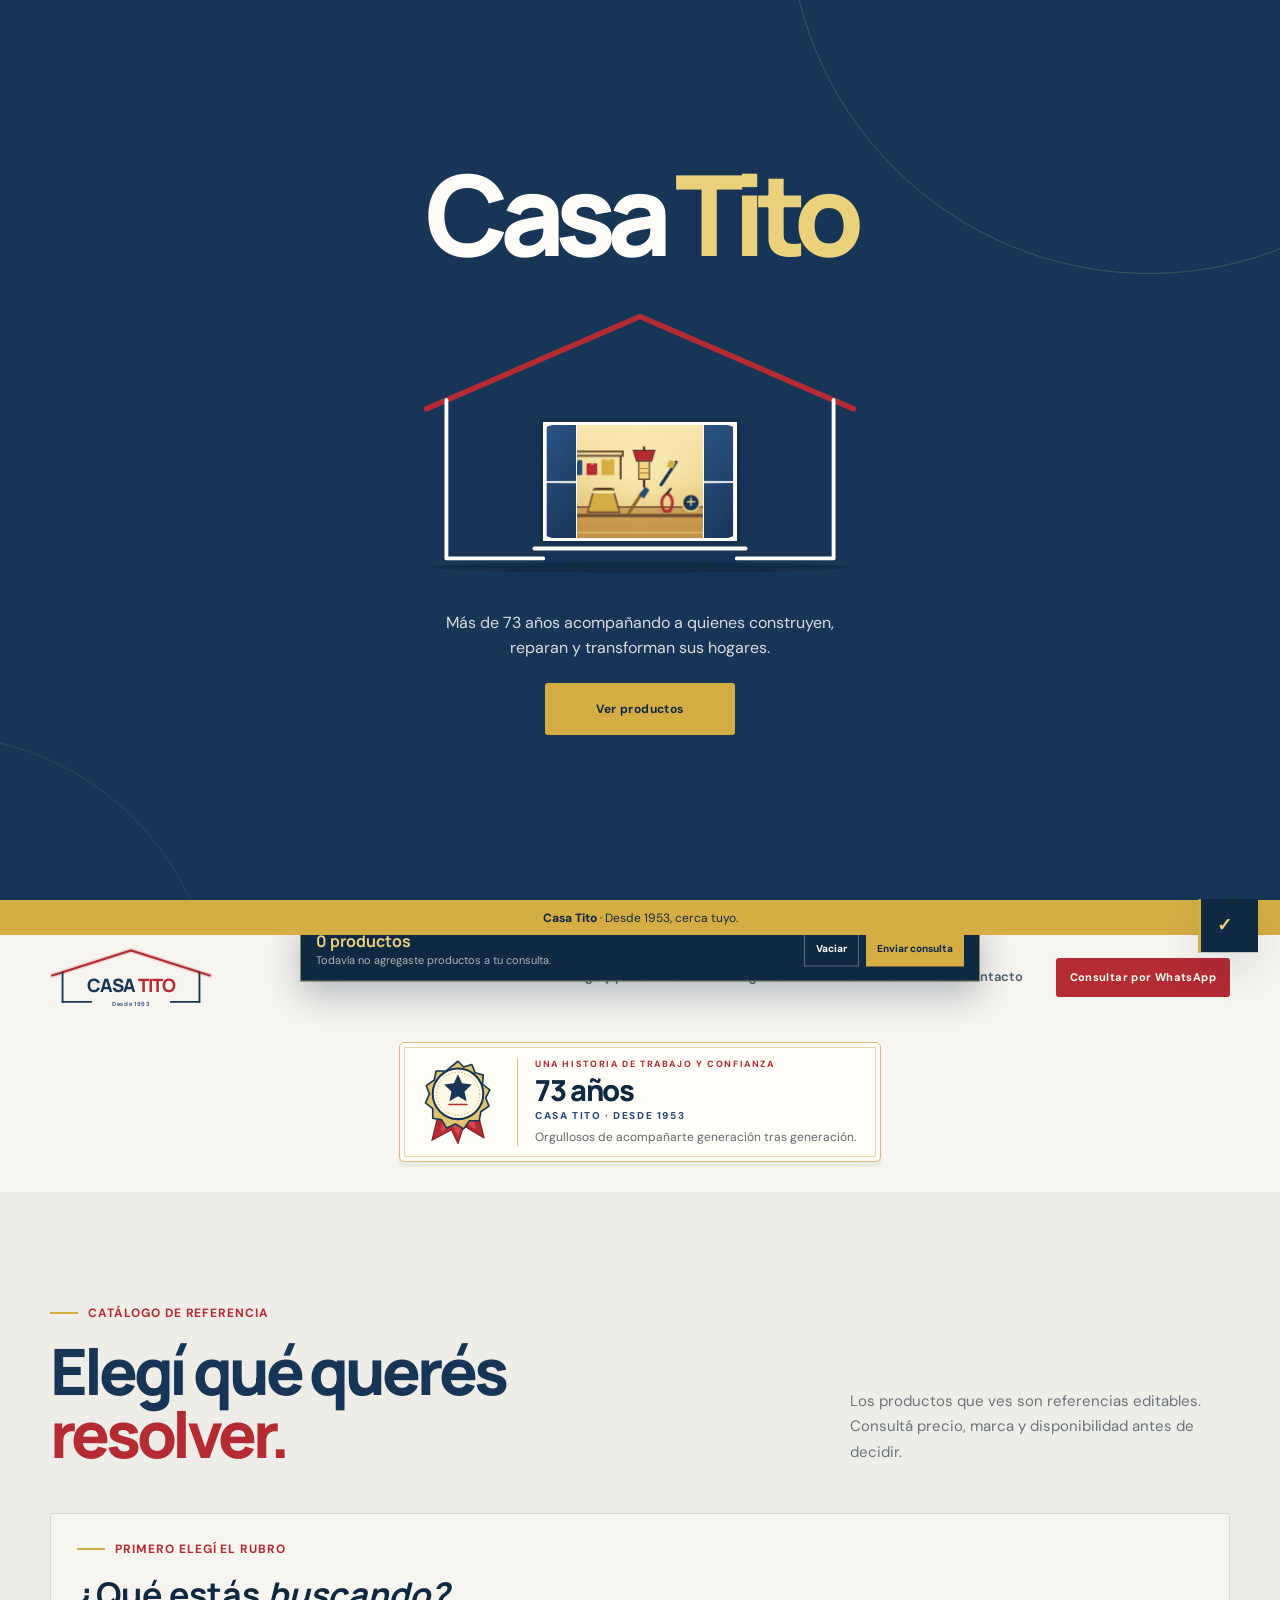
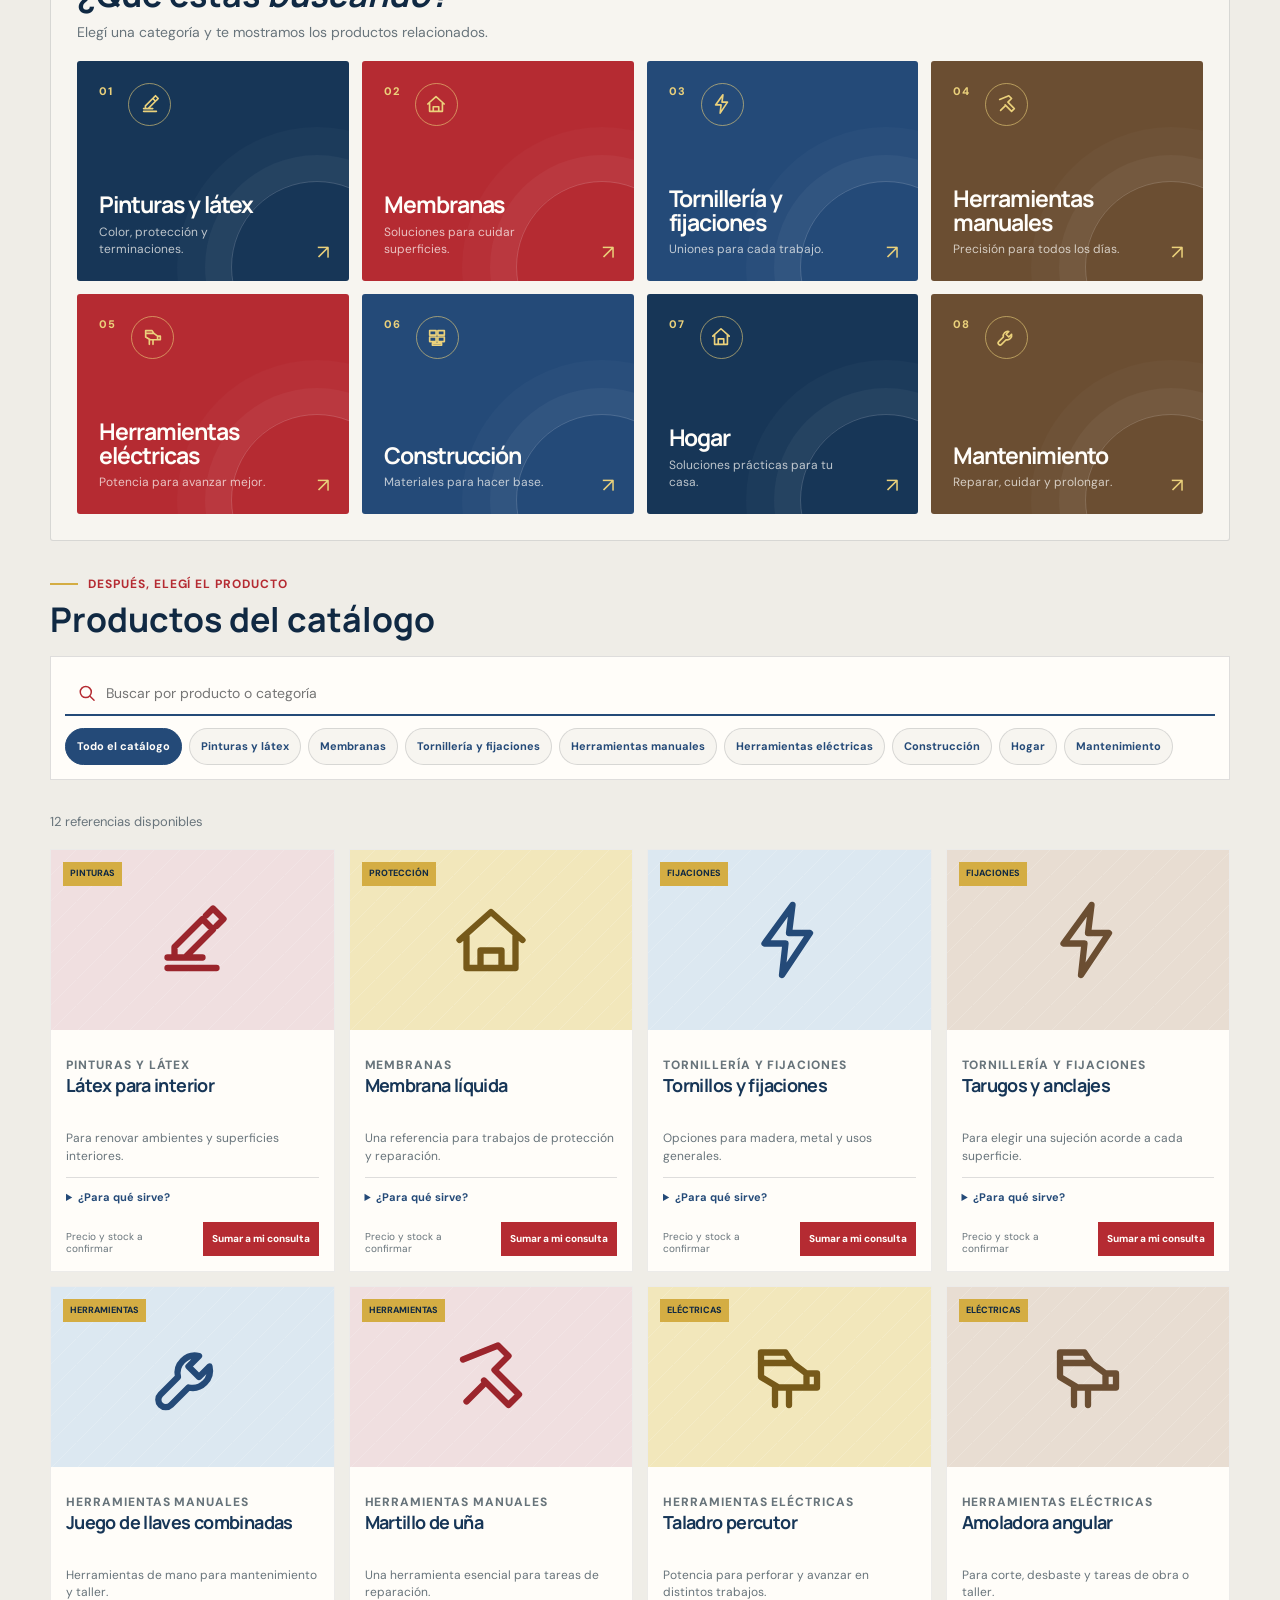
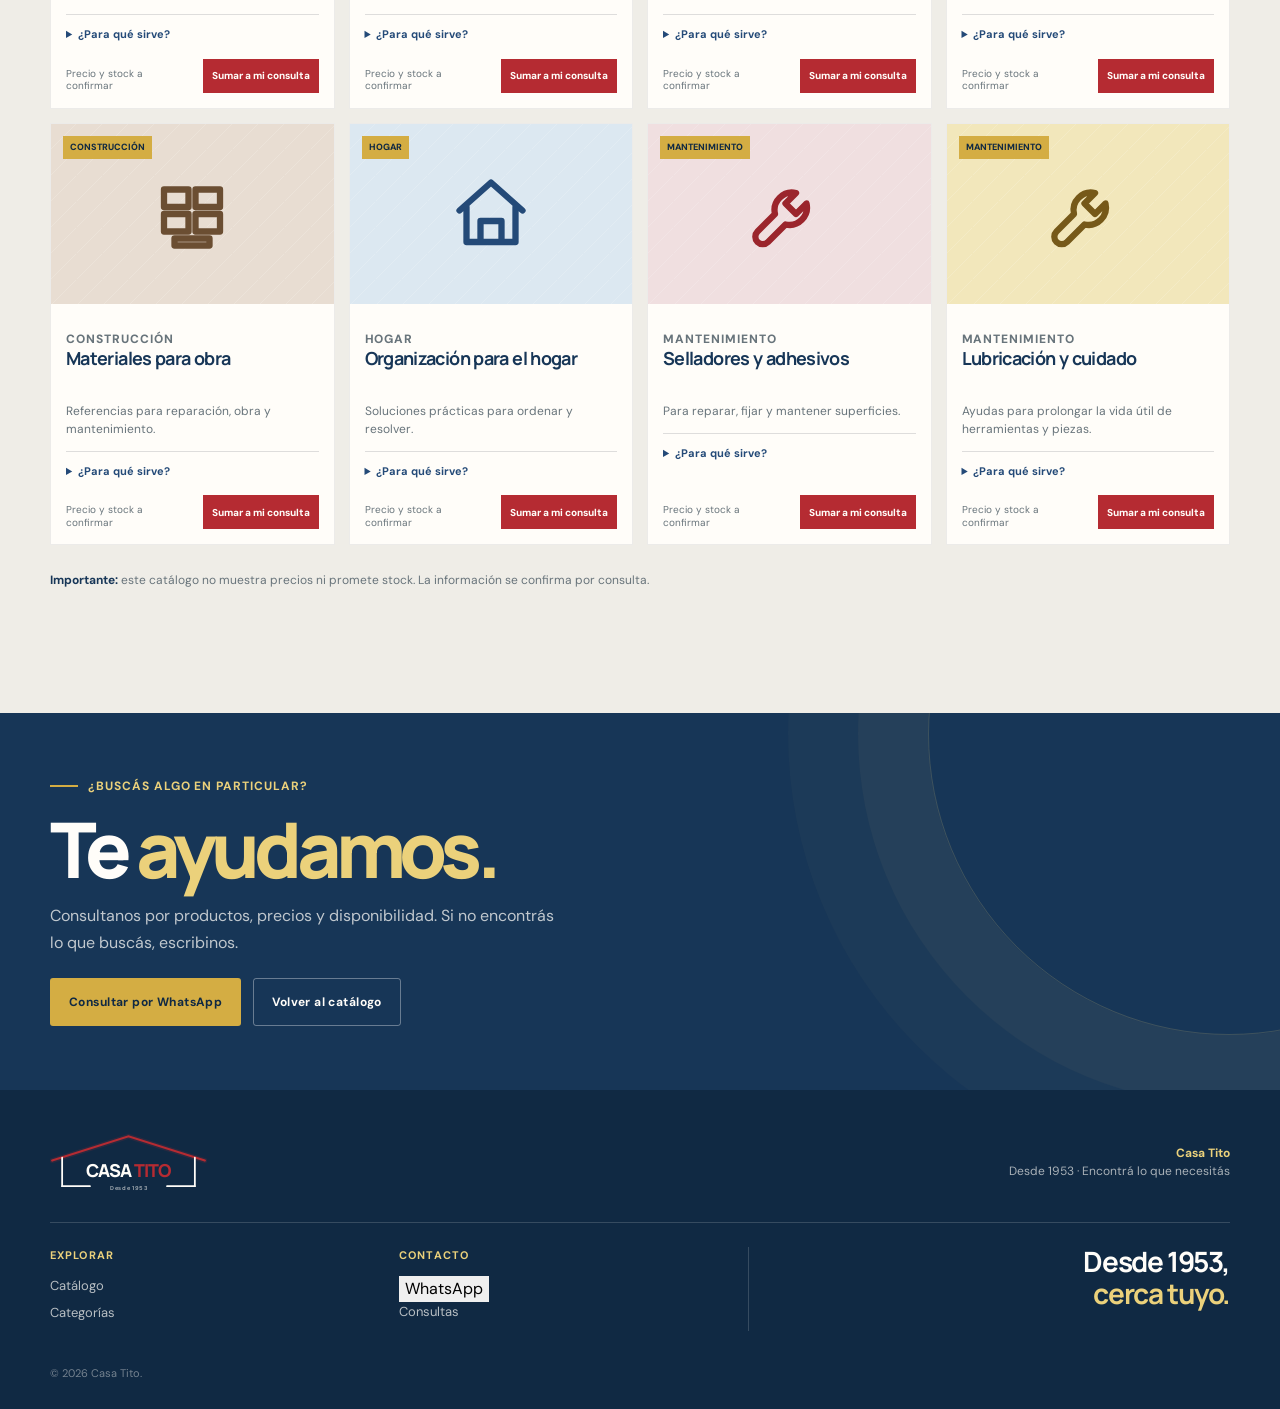
<file: Casa-Tito-sello-trayectoria-2.html>
<!doctype html>
<html lang="es-AR">
<head>
  <meta charset="utf-8">
  <meta name="viewport" content="width=device-width, initial-scale=1">
  <meta name="theme-color" content="#173657">
  <meta name="description" content="Casa Tito: autoservicio ferretero fundado en 1953. Encontrá categorías, productos de referencia y consultá por WhatsApp.">
  <title>Casa Tito | Todo empieza con una buena elección</title>
  <link rel="preconnect" href="https://fonts.googleapis.com">
  <link rel="preconnect" href="https://fonts.gstatic.com" crossorigin>
  <link href="https://fonts.googleapis.com/css2?family=DM+Sans:wght@400;500;600;700&family=Manrope:wght@500;600;700;800&display=swap" rel="stylesheet">
  <script>document.documentElement.className += " js";</script>
  <style>
    :root {
      --blue-950: #102943;
      --blue-900: #173657;
      --blue-800: #244a78;
      --blue-100: #e9eef3;
      --red-700: #9b252c;
      --red-600: #b52b32;
      --red-100: #f6e6e6;
      --yellow-500: #d4ad43;
      --yellow-300: #ebd17b;
      --paper: #f7f5f0;
      --paper-2: #efede7;
      --white: #fffdf9;
      --ink: #17222d;
      --muted: #68747b;
      --line: rgba(23,34,45,.14);
      --shadow: 0 18px 45px rgba(16,41,67,.12);
      --radius: 3px;
      --sans: "DM Sans", Arial, sans-serif;
      --display: "Manrope", "DM Sans", Arial, sans-serif;
    }

    * { box-sizing: border-box; }
    html { scroll-behavior: smooth; }
    body { margin: 0; color: var(--ink); background: var(--paper); font-family: var(--sans); font-size: 16px; line-height: 1.5; overflow-x: hidden; }
    body.menu-open, body.modal-open { overflow: hidden; }
    a { color: inherit; text-decoration: none; }
    button, input { font: inherit; }
    button { border: 0; cursor: pointer; }
    button:disabled { cursor: not-allowed; opacity: .58; }
    :focus-visible { outline: 3px solid var(--yellow-500); outline-offset: 3px; }
    [hidden] { display: none !important; }
    .shell { width: min(1180px, calc(100% - 56px)); margin-inline: auto; }
    .section { padding: 112px 0; }
    .eyebrow { display: flex; align-items: center; gap: 10px; margin: 0 0 18px; color: var(--red-600); font-size: 12px; font-weight: 700; letter-spacing: .08em; text-transform: uppercase; }
    .eyebrow::before { content: ""; width: 28px; height: 2px; background: var(--yellow-500); }
    .eyebrow--light { color: var(--yellow-300); }
    .eyebrow--light::before { background: var(--yellow-500); }
    .section-heading { display: flex; justify-content: space-between; align-items: end; gap: 52px; margin-bottom: 48px; }
    .section-heading h2 { max-width: 690px; margin: 0; color: var(--blue-900); font: 800 clamp(38px, 5vw, 67px)/.98 var(--display); letter-spacing: -.065em; }
    .section-heading h2 em { color: var(--red-600); font-style: normal; }
    .section-heading__copy { max-width: 380px; color: var(--muted); font-size: 15px; line-height: 1.7; }
    .section-heading__copy p { margin: 0; }
    .button { min-height: 48px; padding: 13px 18px; display: inline-flex; align-items: center; justify-content: center; gap: 10px; border: 1px solid transparent; border-radius: var(--radius); font-size: 12px; font-weight: 700; letter-spacing: .035em; transition: transform .2s ease, background .2s ease, color .2s ease, box-shadow .2s ease; }
    .button:hover { transform: translateY(-2px); box-shadow: 0 9px 18px rgba(16,41,67,.15); }
    .button--yellow { color: var(--blue-950); background: var(--yellow-500); }
    .button--yellow:hover { background: var(--yellow-300); }
    .button--red { color: var(--white); background: var(--red-600); }
    .button--red:hover { background: var(--red-700); }
    .button--outline { color: var(--blue-900); border-color: var(--blue-800); background: transparent; }
    .button--outline:hover { color: var(--white); background: var(--blue-800); }
    .button--ghost-light { color: var(--white); border-color: rgba(255,255,255,.35); background: transparent; }
    .button--ghost-light:hover { border-color: var(--yellow-500); color: var(--yellow-300); background: rgba(255,255,255,.06); }
    .text-link { display: inline-flex; align-items: center; gap: 9px; padding-bottom: 4px; color: var(--blue-800); border-bottom: 1px solid var(--yellow-500); font-size: 13px; font-weight: 700; }
    .text-link:hover { color: var(--red-600); }
    .icon { width: 20px; height: 20px; fill: none; stroke: currentColor; stroke-linecap: round; stroke-linejoin: round; stroke-width: 1.8; }

    .notice-bar { position: relative; z-index: 40; min-height: 35px; padding: 8px 46px; display: flex; align-items: center; justify-content: center; color: var(--blue-950); background: var(--yellow-500); font-size: 12px; text-align: center; }
    .notice-bar strong { font-weight: 800; }
    .notice-bar button { position: absolute; right: 18px; top: 3px; width: 28px; height: 28px; color: var(--blue-950); background: transparent; font-size: 22px; line-height: 1; }

    .site-header { position: sticky; top: 0; z-index: 30; color: var(--blue-950); background: rgba(247,245,240,.96); border-bottom: 1px solid transparent; backdrop-filter: blur(14px); transition: box-shadow .25s ease, border-color .25s ease; }
    .site-header.is-scrolled { border-color: var(--line); box-shadow: 0 5px 22px rgba(16,41,67,.08); }
    .nav-wrap { min-height: 84px; display: flex; align-items: center; gap: 30px; }
    .brand { display: inline-flex; align-items: center; flex-shrink: 0; }
    .brand svg { display: block; width: 162px; height: auto; }
    .ct-logo__roof-shadow { fill: none; stroke: var(--red-600); stroke-width: 7; stroke-linecap: round; opacity: .16; }
    .ct-logo__roof { fill: none; stroke: var(--red-600); stroke-width: 3; stroke-linecap: round; }
    .ct-logo__wall, .ct-logo__base { fill: none; stroke: var(--blue-900); stroke-width: 2.5; stroke-linecap: round; }
    .ct-logo__text { fill: var(--blue-900); font: 800 25px var(--display); letter-spacing: -.06em; }
    .ct-logo__accent { fill: var(--red-600); }
    .ct-logo__since { fill: var(--blue-800); font: 600 8px var(--sans); letter-spacing: .11em; }
    .desktop-nav { display: flex; align-items: center; gap: clamp(18px, 3vw, 38px); margin-left: auto; }
    .desktop-nav a { position: relative; padding: 30px 0; color: #52606a; font-size: 13px; font-weight: 600; }
    .desktop-nav a::after { content: ""; position: absolute; left: 0; right: 100%; bottom: 22px; height: 2px; background: var(--red-600); transition: right .2s ease; }
    .desktop-nav a:hover { color: var(--red-600); }
    .desktop-nav a:hover::after { right: 0; }
    .nav-actions { display: flex; align-items: center; gap: 11px; margin-left: 3px; }
    .nav-whatsapp { min-height: 39px; padding: 10px 13px; color: var(--white); background: var(--red-600); font-size: 11px; }
    .nav-whatsapp:hover { background: var(--red-700); }
    .menu-toggle { display: none; width: 42px; height: 42px; padding: 8px; color: var(--blue-900); background: transparent; }
    .menu-toggle span { display: block; width: 23px; height: 2px; margin: 5px auto; background: currentColor; transition: transform .2s ease, opacity .2s ease; }
    .menu-toggle.is-active span:first-child { transform: translateY(7px) rotate(45deg); }
    .menu-toggle.is-active span:nth-child(2) { opacity: 0; }
    .menu-toggle.is-active span:last-child { transform: translateY(-7px) rotate(-45deg); }
    .mobile-menu { display: none; }

    .hero { position: relative; overflow: hidden; padding: 92px 0 70px; color: var(--white); background: var(--blue-900); }
    .hero::before { content: ""; position: absolute; width: 720px; height: 720px; right: -270px; top: -270px; border: 1px solid rgba(235,209,123,.2); border-radius: 50%; box-shadow: 0 0 0 72px rgba(235,209,123,.045), 0 0 0 145px rgba(235,209,123,.025); }
    .hero::after { content: ""; position: absolute; left: 0; right: 0; bottom: 0; height: 140px; background: linear-gradient(transparent, rgba(16,41,67,.22)); pointer-events: none; }
    .hero-grid { position: relative; z-index: 1; display: grid; grid-template-columns: minmax(0, 1.02fr) minmax(390px, .98fr); align-items: center; gap: 8%; }
    .hero-copy { max-width: 650px; }
    .hero-copy .eyebrow { color: var(--yellow-300); }
    .hero-copy h1 { max-width: 690px; margin: 0; font: 800 clamp(53px, 7vw, 98px)/.9 var(--display); letter-spacing: -.08em; }
    .hero-copy h1 em { color: var(--yellow-300); font-style: normal; }
    .hero-lead { max-width: 530px; margin: 27px 0 30px; color: rgba(255,253,249,.78); font-size: 17px; line-height: 1.65; }
    .hero-actions { display: flex; flex-wrap: wrap; align-items: center; gap: 15px; }
    .hero-note { margin: 37px 0 0; color: rgba(255,253,249,.62); font-size: 12px; }
    .hero-note strong { color: var(--yellow-300); }
    /* Mensaje de trayectoria (reemplaza al panel transparente): solo tipografía sobre el fondo del hero, sin caja ni borde */
    .hero-legacy { max-width: 520px; justify-self: end; }
    .hero-legacy .eyebrow { margin-bottom: 20px; }
    .hero-legacy__message { margin: 0; font: 800 clamp(34px, 3.9vw, 54px)/1.04 var(--display); letter-spacing: -.055em; }
    .hero-legacy__message em { color: var(--yellow-300); font-style: normal; white-space: nowrap; }
    .hero-legacy__since { max-width: 440px; margin: 22px 0 0; color: rgba(255,253,249,.9); font-size: 17px; line-height: 1.55; }
    .hero-legacy__note { max-width: 370px; margin: 14px 0 0; color: rgba(255,253,249,.7); font-size: 14px; line-height: 1.6; }

    /* ===== Entrada minimalista de Casa Tito ===== */
    /* Presentación inicial: sección normal al comienzo de la página (no una capa fija).
       Se puede salir haciendo scroll y volver arriba; la casita queda abierta (ver data-state). */
    .welcome-screen {
      position: relative;
      display: grid;
      place-items: center;
      min-height: 100vh;
      min-height: 100svh;
      padding: 34px 24px;
      overflow: hidden;
      color: var(--white);
      background: var(--blue-900);
    }
    .welcome-screen::before,
    .welcome-screen::after {
      content: "";
      position: absolute;
      border: 1px solid rgba(235,209,123,.18);
      border-radius: 50%;
      pointer-events: none;
    }
    .welcome-screen::before { width: min(86vw, 720px); height: min(86vw, 720px); right: -18vw; top: -35vw; }
    .welcome-screen::after { width: min(68vw, 560px); height: min(68vw, 560px); left: -27vw; bottom: -31vw; opacity: .55; }
    .welcome-inner { position: relative; z-index: 1; width: min(100%, 620px); display: flex; flex-direction: column; align-items: center; text-align: center; }
    .welcome-brand { margin: 0 0 26px; color: var(--white); font: 800 clamp(56px, 12vw, 112px)/.88 var(--display); letter-spacing: -.085em; }
    .welcome-brand span { color: var(--yellow-300); }
    .welcome-house { width: min(100%, 440px); aspect-ratio: 400 / 270; position: relative; }
    .welcome-house svg { position: absolute; inset: 0; width: 100%; height: 100%; overflow: visible; }
    .welcome-house .intro-draw { fill: none; stroke: var(--white); stroke-width: 3.5; stroke-linecap: round; stroke-linejoin: round; stroke-dasharray: 1; stroke-dashoffset: 1; animation: intro-draw 1.15s cubic-bezier(.5,0,.2,1) .15s forwards; }
    .welcome-house .intro-roof { stroke: var(--red-600); stroke-width: 5; }
    .welcome-house .intro-ground { fill: rgba(8,20,34,.28); opacity: 0; animation: intro-fade .7s ease .72s forwards; }
    .intro-window { position: absolute; z-index: 2; left: 28%; top: 44.44%; width: 44%; height: 40%; overflow: hidden; border: 3px solid var(--white); background: #14304f; opacity: 0; transform: scale(.94); animation: intro-window-in .65s ease .95s forwards; box-shadow: 0 0 0 4px rgba(16,41,67,.35); perspective: 520px; }
    .intro-window::before { content: ""; position: absolute; inset: 0; background: radial-gradient(circle at 50% 38%, rgba(255,239,174,.62), rgba(235,209,123,.14) 47%, transparent 74%); }
    .intro-scene { position: absolute; inset: 0; z-index: 0; opacity: 0; transform: scale(.9); transform-origin: 50% 58%; animation: intro-scene-in 1.2s cubic-bezier(.2,.75,.2,1) 1.08s forwards; }
    .intro-scene svg { display: block; width: 100%; height: 100%; }
    .intro-scene .scene-object { transform-box: fill-box; transform-origin: center; animation: intro-object-in .7s cubic-bezier(.2,.8,.2,1) both; }
    .intro-scene .scene-object--back { animation-delay: 1.2s; }
    .intro-scene .scene-object--middle { animation-delay: 1.34s; }
    .intro-scene .scene-object--front { animation-delay: 1.48s; }
    .intro-leaf { position: absolute; z-index: 1; top: 0; bottom: 0; width: 50%; border: 2px solid var(--white); background: linear-gradient(160deg, #2b5584, #173657); animation-duration: 1.35s; animation-timing-function: cubic-bezier(.2,.7,.2,1); animation-delay: 1.22s; animation-fill-mode: forwards; }
    .intro-leaf::after { content: ""; position: absolute; left: 0; right: 0; top: 50%; height: 2px; background: rgba(255,253,249,.85); }
    .intro-leaf--l { left: 0; transform-origin: 0 50%; animation-name: intro-open-l; }
    .intro-leaf--r { right: 0; transform-origin: 100% 50%; animation-name: intro-open-r; }
    .welcome-tagline { max-width: 430px; margin: 24px 0 0; color: rgba(255,253,249,.84); font-size: 16px; line-height: 1.55; opacity: 0; transform: translateY(12px); animation: intro-cta-in .75s cubic-bezier(.2,.8,.2,1) 1.85s forwards; }
    .welcome-action { margin-top: 22px; min-width: 190px; min-height: 52px; opacity: 0; transform: translateY(12px); animation: intro-cta-in .75s cubic-bezier(.2,.8,.2,1) 2.05s forwards; }
    @keyframes intro-draw { to { stroke-dashoffset: 0; } }
    @keyframes intro-fade { to { opacity: 1; } }
    @keyframes intro-window-in { to { opacity: 1; transform: none; } }
    @keyframes intro-scene-in { to { opacity: 1; transform: none; } }
    @keyframes intro-object-in { from { opacity: 0; transform: translateY(7px) scale(.94); } to { opacity: 1; transform: none; } }
    @keyframes intro-open-l { to { transform: rotateY(-64deg); } }
    @keyframes intro-open-r { to { transform: rotateY(64deg); } }
    @keyframes intro-cta-in { to { opacity: 1; transform: none; } }
    /* Estados de la casita: closed (inicial, nada se dibuja todavía) → opening (animación en curso) → open (terminada y persistente).
       Las animaciones solo existen mientras data-state != "closed". Como el estado nunca vuelve a "closed",
       ninguna animación puede reiniciarse durante la misma carga de la página. */
    .js .welcome-screen[data-state="closed"] :is(.intro-draw, .intro-ground, .intro-window, .intro-scene, .scene-object, .intro-leaf, .welcome-tagline, .welcome-action) { animation: none; }
    .js .welcome-screen[data-state="closed"] .welcome-action { visibility: hidden; }
    @media (prefers-reduced-motion: reduce) {
      .welcome-house .intro-draw, .welcome-house .intro-ground, .intro-window, .intro-scene, .intro-scene .scene-object, .intro-leaf, .welcome-tagline, .welcome-action { animation-duration: .01ms; animation-delay: 0s; animation-iteration-count: 1; }
      .welcome-house .intro-draw { stroke-dashoffset: 0; }
      .welcome-house .intro-ground, .intro-window, .intro-scene, .welcome-tagline, .welcome-action { opacity: 1; transform: none; }
    }
    @media (max-width: 520px) {
      .welcome-screen { padding: 24px 18px; }
      .welcome-brand { margin-bottom: 17px; }
      .welcome-tagline { margin-top: 18px; font-size: 15px; }
      .welcome-action { margin-top: 18px; }
    }

    .trust-strip { color: var(--white); background: var(--red-600); }
    .trust-grid { min-height: 130px; display: grid; grid-template-columns: repeat(3, 1fr) 1.35fr; align-items: center; gap: 22px; }
    .trust-item { min-height: 46px; padding-left: 18px; display: flex; align-items: center; gap: 12px; border-left: 1px solid rgba(255,253,249,.3); }
    .trust-item:first-child { padding-left: 0; border-left: 0; }
    .trust-item strong { font-size: 14px; line-height: 1.2; }
    .trust-item small { display: block; margin-bottom: 4px; color: var(--yellow-300); font-size: 10px; font-weight: 800; letter-spacing: .08em; text-transform: uppercase; }
    .trust-quote { padding-left: 30px; color: rgba(255,253,249,.9); font: italic 21px/1.25 var(--display); }

    .categories { background: var(--paper); }
    .category-picker { margin: 0 0 34px; padding: 26px; background: var(--paper); border: 1px solid var(--line); border-radius: var(--radius); }
    .category-picker__heading { margin-bottom: 18px; }
    .category-picker__heading h3, .catalog-products-heading h3 { margin: 0 0 8px; color: var(--blue-950); font: 700 clamp(23px, 3vw, 34px)/1.1 var(--display); }
    .category-picker__heading p:last-child { margin: 0; color: var(--muted); font-size: 14px; }
    .catalog-products-heading { margin: 0 0 18px; }
    .catalog-products-heading .eyebrow { margin-bottom: 8px; }
    .category-grid { display: grid; grid-template-columns: repeat(4, 1fr); gap: 13px; }
    .category-card { min-height: 220px; padding: 22px; position: relative; display: flex; flex-direction: column; justify-content: space-between; overflow: hidden; color: var(--white); background: var(--blue-800); text-align: left; border-radius: var(--radius); transition: transform .23s ease, box-shadow .23s ease, background .23s ease; }
    .category-card::after { content: ""; width: 170px; height: 170px; position: absolute; right: -54px; bottom: -72px; border: 1px solid rgba(255,255,255,.18); border-radius: 50%; box-shadow: 0 0 0 26px rgba(255,255,255,.04), 0 0 0 54px rgba(255,255,255,.025); }
    .category-card:nth-child(3n + 1) { background: var(--blue-900); }
    .category-card:nth-child(3n + 2) { background: var(--red-600); }
    .category-card:nth-child(4n) { background: #6b4e32; }
    .category-card:hover { transform: translateY(-5px); box-shadow: var(--shadow); }
    .category-card__top { display: flex; align-items: start; justify-content: space-between; gap: 15px; }
    .category-card__number { color: var(--yellow-300); font-size: 11px; font-weight: 800; letter-spacing: .1em; }
    .category-card__icon { width: 43px; height: 43px; display: grid; place-items: center; color: var(--yellow-300); border: 1px solid rgba(235,209,123,.6); border-radius: 50%; }
    .category-card__icon .icon { width: 22px; height: 22px; }
    .category-card h3 { max-width: 175px; margin: 0; font: 700 23px/1.03 var(--display); letter-spacing: -.045em; }
    .category-card p { max-width: 190px; margin: 7px 0 0; color: rgba(255,253,249,.72); font-size: 12px; line-height: 1.45; }
    .category-card__link { position: absolute; right: 19px; bottom: 19px; color: var(--yellow-300); font-size: 20px; line-height: 1; }

    .catalog { background: var(--paper-2); }
    .catalog-toolbar { margin-bottom: 32px; padding: 14px; display: flex; flex-wrap: wrap; align-items: center; gap: 12px; background: var(--white); border: 1px solid var(--line); }
    .catalog-search { min-width: 240px; flex: 1 1 290px; height: 45px; padding: 0 12px; display: flex; align-items: center; gap: 9px; border-bottom: 2px solid var(--blue-800); }
    .catalog-search .icon { color: var(--red-600); }
    .catalog-search input { width: 100%; height: 100%; min-width: 0; padding: 0; color: var(--ink); border: 0; outline: 0; background: transparent; font-size: 14px; }
    .filter-list { display: flex; flex-wrap: wrap; gap: 7px; }
    .filter-chip { min-height: 37px; padding: 8px 11px; color: var(--blue-800); background: var(--paper); border: 1px solid var(--line); border-radius: 99px; font-size: 11px; font-weight: 700; }
    .filter-chip:hover, .filter-chip.is-active { color: var(--white); background: var(--blue-800); border-color: var(--blue-800); }
    .catalog-status { min-height: 21px; margin: 0 0 16px; color: var(--muted); font-size: 13px; }
    .product-grid { display: grid; grid-template-columns: repeat(4, 1fr); gap: 14px; }
    .product-card { min-width: 0; display: flex; flex-direction: column; background: var(--white); border: 1px solid rgba(23,34,45,.08); transition: transform .23s ease, box-shadow .23s ease; }
    .product-card:hover { transform: translateY(-5px); box-shadow: var(--shadow); }
    .product-art { height: 180px; position: relative; display: grid; place-items: center; overflow: hidden; color: var(--blue-900); background: #dfe6ea; }
    .product-art::before { content: ""; position: absolute; inset: 0; opacity: .3; background-image: linear-gradient(135deg, transparent 0 47%, rgba(255,255,255,.55) 48% 49%, transparent 50% 100%); background-size: 26px 26px; }
    .product-art--red { color: var(--red-700); background: #f0dfe0; }
    .product-art--yellow { color: #765919; background: #f2e7bb; }
    .product-art--blue { color: var(--blue-800); background: #dce8f1; }
    .product-art--sand { color: #6b4e32; background: #e8ddd2; }
    .product-art svg { width: 84px; height: 84px; position: relative; z-index: 1; }
    .product-art__tag { position: absolute; z-index: 2; left: 12px; top: 12px; padding: 5px 7px; color: var(--blue-950); background: var(--yellow-500); font-size: 9px; font-weight: 800; text-transform: uppercase; }
    .product-card__body { flex: 1; padding: 17px 15px 15px; display: flex; flex-direction: column; }
    .product-card__category { margin: 0 0 7px; color: var(--red-600); font-size: 10px; font-weight: 800; letter-spacing: .08em; text-transform: uppercase; }
    .product-card h3 { min-height: 45px; margin: 0; color: var(--blue-900); font: 700 18px/1.15 var(--display); letter-spacing: -.035em; }
    .product-card p { margin: 10px 0 0; color: var(--muted); font-size: 12px; line-height: 1.48; }
    .product-card details { margin-top: 12px; padding-top: 11px; border-top: 1px solid var(--line); color: var(--blue-800); font-size: 11px; }
    .product-card summary { cursor: pointer; font-weight: 700; }
    .product-card details p { margin: 7px 0 0; font-size: 11px; }
    .product-card__footer { margin-top: auto; padding-top: 16px; display: flex; align-items: end; justify-content: space-between; gap: 10px; }
    .product-card__note { max-width: 130px; color: var(--muted); font-size: 10px; line-height: 1.25; }
    .query-button { min-height: 34px; padding: 8px 9px; color: var(--white); background: var(--red-600); font-size: 10px; font-weight: 800; white-space: nowrap; }
    .query-button:hover, .query-button.is-added { background: var(--blue-800); }
    .no-results { padding: 60px 20px; color: var(--muted); background: var(--white); text-align: center; }
    .no-results strong { display: block; margin-bottom: 8px; color: var(--blue-900); font: 700 21px var(--display); }
    .catalog-footnote { margin-top: 26px; color: var(--muted); font-size: 12px; }
    .catalog-footnote strong { color: var(--blue-900); }

    .story { padding-top: 68px; padding-bottom: 68px; background: var(--white); }
    .story-grid--compact { display: block; max-width: 900px; }
    .story-grid--compact .story-copy h2 { max-width: 760px; margin-bottom: 16px; font-size: clamp(36px, 5vw, 56px); }
    .story-grid--compact .story-copy > p:not(.eyebrow) { max-width: 700px; margin-bottom: 0; }
    .contact--compact { padding-top: 64px; padding-bottom: 64px; }
    .contact-grid--compact { display: block; }
    .contact-grid--compact .contact-copy { max-width: 820px; }
    .contact--compact h2 { font-size: clamp(42px, 6vw, 68px); }
    .contact--compact .contact-lead { margin: 16px 0 22px; }
    .story-grid { display: grid; grid-template-columns: .9fr 1fr; align-items: center; gap: 11%; }
    .story-art { min-height: 480px; position: relative; padding: 35px; display: grid; place-items: center; overflow: hidden; color: var(--yellow-300); background: var(--blue-900); }
    .story-art::before { content: ""; position: absolute; inset: 24px; border: 1px solid rgba(235,209,123,.42); }
    .story-art::after { content: ""; width: 210px; height: 210px; position: absolute; right: -55px; bottom: -85px; border: 1px solid rgba(235,209,123,.35); border-radius: 50%; box-shadow: 0 0 0 38px rgba(235,209,123,.08), 0 0 0 76px rgba(235,209,123,.04); }
    .story-art svg { width: 90%; height: 90%; position: relative; z-index: 1; }
    .story-art__label { position: absolute; z-index: 2; left: 34px; top: 34px; color: rgba(255,253,249,.7); font-size: 10px; font-weight: 800; letter-spacing: .12em; text-transform: uppercase; }
    .story-art__year { position: absolute; z-index: 2; right: 32px; bottom: 28px; color: var(--yellow-300); font: 800 34px/.9 var(--display); letter-spacing: -.08em; }
    .story-copy h2 { margin: 0 0 25px; color: var(--blue-900); font: 800 clamp(39px, 5vw, 64px)/.98 var(--display); letter-spacing: -.065em; }
    .story-copy h2 em { color: var(--red-600); font-style: normal; }
    .story-copy > p:not(.eyebrow) { max-width: 570px; margin: 0 0 17px; color: var(--muted); font-size: 15px; line-height: 1.75; }
    .fact-grid { margin: 30px 0 31px; display: grid; grid-template-columns: repeat(2, 1fr); gap: 11px; }
    .fact { padding: 15px; border-top: 2px solid var(--red-600); background: var(--paper); }
    .fact strong { display: block; color: var(--blue-900); font: 700 25px var(--display); letter-spacing: -.05em; }
    .fact > span { display: block; margin-top: 3px; color: var(--muted); font-size: 11px; line-height: 1.3; }

    .principles { background: var(--paper); }
    .principles-grid { display: grid; grid-template-columns: repeat(3, 1fr); gap: 13px; }
    .principle { min-height: 245px; padding: 24px; position: relative; background: var(--white); border-top: 3px solid var(--blue-800); }
    .principle:nth-child(2) { border-top-color: var(--red-600); }
    .principle:nth-child(3) { border-top-color: var(--yellow-500); }
    .principle__number { color: var(--red-600); font-size: 11px; font-weight: 800; letter-spacing: .12em; }
    .principle__icon { width: 42px; height: 42px; margin: 31px 0 16px; display: grid; place-items: center; color: var(--blue-800); border: 1px solid var(--line); border-radius: 50%; }
    .principle h3 { margin: 0 0 9px; color: var(--blue-900); font: 700 23px var(--display); letter-spacing: -.04em; }
    .principle p { max-width: 270px; margin: 0; color: var(--muted); font-size: 13px; line-height: 1.6; }

    .contact { position: relative; overflow: hidden; color: var(--white); background: var(--blue-900); }
    .contact::after { content: ""; width: 600px; height: 600px; position: absolute; right: -250px; top: -280px; border: 1px solid rgba(235,209,123,.18); border-radius: 50%; box-shadow: 0 0 0 70px rgba(235,209,123,.04), 0 0 0 140px rgba(235,209,123,.025); }
    .contact-grid { position: relative; z-index: 1; display: grid; grid-template-columns: 1.05fr .95fr; gap: 10%; align-items: start; }
    .contact h2 { max-width: 680px; margin: 0; font: 800 clamp(45px, 6vw, 78px)/.94 var(--display); letter-spacing: -.075em; }
    .contact h2 em { color: var(--yellow-300); font-style: normal; }
    .contact-lead { max-width: 510px; margin: 24px 0 28px; color: rgba(255,253,249,.73); font-size: 16px; line-height: 1.7; }
    .contact-actions { display: flex; flex-wrap: wrap; gap: 12px; }
    .contact-data { display: grid; gap: 10px; }
    .contact-card { padding: 18px; background: rgba(255,253,249,.075); border: 1px solid rgba(255,253,249,.16); }
    .contact-card__label { display: block; margin-bottom: 5px; color: var(--yellow-300); font-size: 10px; font-weight: 800; letter-spacing: .1em; text-transform: uppercase; }
    .contact-card__value { color: var(--white); font-size: 15px; }
    .contact-card__hint { display: block; margin-top: 5px; color: rgba(255,253,249,.5); font-size: 11px; }
    .faq { margin-top: 45px; padding-top: 32px; border-top: 1px solid rgba(255,253,249,.18); }
    .faq h3 { margin: 0 0 12px; color: var(--yellow-300); font: 700 20px var(--display); }
    .faq details { padding: 14px 0; border-bottom: 1px solid rgba(255,253,249,.16); }
    .faq summary { cursor: pointer; color: var(--white); font-size: 14px; font-weight: 700; }
    .faq p { max-width: 680px; margin: 9px 0 0; color: rgba(255,253,249,.65); font-size: 13px; line-height: 1.6; }

    .site-footer { padding: 42px 0 28px; color: var(--white); background: var(--blue-950); }
    .footer-top { display: flex; align-items: center; gap: 25px; padding-bottom: 30px; border-bottom: 1px solid rgba(255,253,249,.16); }
    .footer-top .brand svg { width: 157px; }
    .footer-top .ct-logo__text { fill: var(--white); }
    .footer-top .ct-logo__wall, .footer-top .ct-logo__base { stroke: var(--white); }
    .footer-top .ct-logo__since { fill: rgba(255,253,249,.65); }
    .footer-note { margin-left: auto; color: rgba(255,253,249,.64); font-size: 12px; text-align: right; }
    .footer-note strong { color: var(--yellow-300); }
    .footer-grid { padding-top: 24px; display: grid; grid-template-columns: 1fr 1fr 1.5fr; gap: 28px; }
    .footer-grid h3 { margin: 0 0 12px; color: var(--yellow-300); font-size: 11px; letter-spacing: .1em; text-transform: uppercase; }
    .footer-grid a, .footer-grid span { display: block; margin-bottom: 8px; color: rgba(255,253,249,.7); font-size: 13px; }
    .footer-grid a:hover { color: var(--yellow-300); }
    .footer-slogan { padding-left: 22px; border-left: 1px solid rgba(255,253,249,.16); text-align: right; }
    .footer-slogan strong { color: var(--white); font: 700 28px/1 var(--display); letter-spacing: -.05em; }
    .footer-slogan em { color: var(--yellow-300); font-style: normal; }
    .footer-bottom { margin-top: 34px; color: rgba(255,253,249,.42); font-size: 11px; }

    .query-tray { position: fixed; z-index: 35; left: 50%; bottom: 20px; width: min(680px, calc(100% - 32px)); padding: 13px 15px; display: flex; align-items: center; gap: 14px; color: var(--white); background: var(--blue-950); border: 1px solid rgba(235,209,123,.55); box-shadow: 0 14px 35px rgba(16,41,67,.28); transform: translate(-50%, calc(100% + 35px)); transition: transform .35s cubic-bezier(.2,.7,.2,1); }
    .query-tray.is-visible { transform: translate(-50%, 0); }
    .query-tray__copy { min-width: 0; flex: 1; }
    .query-tray__copy strong { display: block; color: var(--yellow-300); font: 700 16px var(--display); }
    .query-tray__copy span { display: block; overflow: hidden; color: rgba(255,253,249,.65); font-size: 11px; text-overflow: ellipsis; white-space: nowrap; }
    .query-tray__actions { display: flex; flex-shrink: 0; gap: 7px; }
    .query-tray__actions button { min-height: 37px; padding: 8px 11px; font-size: 10px; font-weight: 800; }
    .query-tray__clear { color: var(--white); background: transparent; border: 1px solid rgba(255,253,249,.3); }
    .query-tray__send { color: var(--blue-950); background: var(--yellow-500); }
    .query-tray__send:hover { background: var(--yellow-300); }
    .toast { position: fixed; z-index: 60; right: 22px; bottom: 22px; max-width: min(390px, calc(100% - 44px)); padding: 13px 16px; display: flex; align-items: center; gap: 10px; color: var(--white); background: var(--blue-950); border-left: 3px solid var(--yellow-500); box-shadow: var(--shadow); transform: translateY(140%); transition: transform .3s ease; }
    .toast.is-visible { transform: translateY(0); }
    .toast strong { color: var(--yellow-300); font-size: 18px; }
    .toast p { margin: 0; font-size: 12px; }
    .sr-only { position: absolute; width: 1px; height: 1px; padding: 0; margin: -1px; overflow: hidden; clip: rect(0,0,0,0); white-space: nowrap; border: 0; }
    .reveal { opacity: 0; transform: translateY(20px); transition: opacity .7s ease, transform .7s cubic-bezier(.2,.7,.2,1); }
    .reveal.is-visible { opacity: 1; transform: none; }

    @media (max-width: 1040px) {
      .shell { width: min(100% - 42px, 760px); }
      .desktop-nav { gap: 18px; }
      .nav-whatsapp { padding-inline: 10px; }
      .hero-grid { gap: 5%; }
      .hero-copy h1 { font-size: clamp(50px, 7vw, 76px); }
      .category-grid, .product-grid { grid-template-columns: repeat(2, 1fr); }
      .category-card { min-height: 205px; }
      .product-art { height: 220px; }
    }

    @media (max-width: 720px) {
      .shell { width: calc(100% - 36px); }
      .section { padding: 76px 0; }
      .notice-bar { min-height: 34px; padding-inline: 40px; font-size: 10px; }
      .notice-bar button { right: 8px; }
      .nav-wrap { min-height: 72px; }
      .brand svg { width: 145px; }
      .desktop-nav { display: none; }
      .nav-actions { margin-left: auto; }
      .nav-whatsapp { display: none; }
      .menu-toggle { display: block; }
      .mobile-menu { max-height: 0; display: flex; flex-direction: column; overflow: hidden; background: var(--paper); transition: max-height .3s ease; }
      .mobile-menu.is-open { max-height: 365px; padding: 9px 18px 21px; border-top: 1px solid var(--line); }
      .mobile-menu a { padding: 13px 0; display: flex; justify-content: space-between; color: var(--blue-900); border-bottom: 1px solid var(--line); font: 700 20px var(--display); }
      .mobile-menu a::after { content: "↗"; color: var(--red-600); font: 18px var(--sans); }
      .mobile-menu .mobile-contact { margin-top: 18px; }
      .hero { padding: 68px 0 53px; }
      .hero::before { width: 420px; height: 420px; right: -230px; top: -160px; }
      .hero-grid { display: flex; flex-direction: column; align-items: stretch; gap: 48px; }
      .hero-copy h1 { font-size: clamp(49px, 14vw, 78px); }
      .hero-lead { margin-top: 21px; font-size: 15px; }
      .hero-actions { align-items: flex-start; flex-direction: column; }
      .hero-legacy { order: -1; justify-self: stretch; max-width: none; }
      .hero-legacy__message { font-size: clamp(34px, 10vw, 46px); }
      .hero-legacy__since { font-size: 15px; }
      .hero-legacy__note { font-size: 13px; }
      .trust-grid { padding: 28px 0; grid-template-columns: 1fr 1fr; gap: 22px 13px; }
      .trust-item { padding-left: 0; border-left: 0; }
      .trust-item strong { font-size: 12px; }
      .trust-quote { grid-column: 1 / -1; padding: 17px 0 0; border-top: 1px solid rgba(255,253,249,.28); font-size: 18px; }
      .section-heading { display: block; margin-bottom: 35px; }
      .section-heading__copy { margin-top: 20px; font-size: 14px; }
      .section-heading h2 { font-size: 45px; }
      .category-grid { grid-template-columns: repeat(2, 1fr); gap: 9px; }
      .category-card { min-height: 185px; padding: 16px; }
      .category-card h3 { max-width: 145px; font-size: 20px; }
      .category-card p { font-size: 10px; }
      .category-card__icon { width: 35px; height: 35px; }
      .category-card__icon .icon { width: 18px; height: 18px; }
      .category-card__link { right: 13px; bottom: 13px; }
      .catalog-toolbar { padding: 10px; }
      .catalog-search { min-width: 100%; }
      .filter-list { flex-wrap: nowrap; max-width: 100%; overflow-x: auto; padding-bottom: 2px; }
      .filter-chip { flex-shrink: 0; }
      .product-grid { grid-template-columns: 1fr 1fr; gap: 9px; }
      .product-art { height: 160px; }
      .product-art svg { width: 64px; height: 64px; }
      .product-card__body { padding: 13px 10px 11px; }
      .product-card__category { font-size: 8px; }
      .product-card h3 { min-height: 46px; font-size: 15px; }
      .product-card p { font-size: 11px; }
      .product-card details { font-size: 10px; }
      .product-card__footer { display: block; }
      .product-card__note { max-width: none; margin-bottom: 10px; }
      .query-button { width: 100%; }
      .story-grid, .contact-grid { display: flex; flex-direction: column; gap: 44px; }
      .story-art { width: 100%; min-height: 340px; }
      .story-art__year { font-size: 28px; }
      .story-copy h2 { font-size: 45px; }
      .fact-grid { gap: 8px; }
      .fact { padding: 12px; }
      .fact strong { font-size: 21px; }
      .principles-grid { grid-template-columns: 1fr; gap: 10px; }
      .principle { min-height: 205px; }
      .contact h2 { font-size: 52px; }
      .contact-data { width: 100%; }
      .footer-top { align-items: flex-start; flex-wrap: wrap; }
      .footer-note { width: 100%; margin-left: 0; text-align: left; }
      .footer-grid { grid-template-columns: 1fr 1fr; gap: 25px 17px; }
      .footer-slogan { grid-column: 1 / -1; padding: 22px 0 0; border-top: 1px solid rgba(255,253,249,.16); border-left: 0; text-align: left; }
      .query-tray { bottom: 10px; gap: 9px; }
      .query-tray__actions { flex-direction: column; }
      .query-tray__actions button { min-height: 32px; }
      .toast { right: 14px; bottom: 14px; max-width: calc(100% - 28px); }
    }

    @media (max-width: 390px) {
      .shell { width: calc(100% - 28px); }
      .category-card { min-height: 172px; padding: 13px; }
      .category-card h3 { font-size: 18px; }
      .product-grid { gap: 7px; }
      .product-art { height: 145px; }
      .product-card h3 { font-size: 14px; }
      .contact h2 { font-size: 46px; }
    }

    @media (prefers-reduced-motion: reduce) {
      *, *::before, *::after { scroll-behavior: auto !important; animation-duration: .01ms !important; transition-duration: .01ms !important; }
      .reveal { opacity: 1; transform: none; }
    }

    /* Insignia de trayectoria: sello editorial propio, sobrio y ligado a la identidad de Casa Tito */
    .experience-badge { position:relative; display:flex; align-items:center; gap:18px; width:fit-content; max-width:100%; margin:0 auto 30px; padding:15px 24px 15px 17px; color:var(--blue-950,#173657); background:#fffdf7; border:1px solid #d9bd72; border-radius:5px; box-shadow:0 5px 0 rgba(23,54,87,.06); }
    .experience-badge::before { content:""; position:absolute; inset:4px; border:1px solid rgba(185,145,54,.42); border-radius:2px; pointer-events:none; }
    .experience-badge__medal { position:relative; flex:0 0 82px; width:82px; height:88px; display:grid; place-items:center; }
    .experience-badge__medal svg { display:block; width:82px; height:88px; overflow:visible; }
    .experience-badge__copy { position:relative; display:flex; flex-direction:column; align-items:flex-start; gap:4px; padding-left:17px; border-left:1px solid #d9bd72; }
    .experience-badge__kicker { color:var(--red-600,#b52b32); font-size:9px; font-weight:800; letter-spacing:.18em; text-transform:uppercase; }
    .experience-badge__years { color:var(--blue-950,#173657); font:800 29px/.98 var(--display,serif); letter-spacing:-.045em; }
    .experience-badge__since { color:var(--blue-800,#244a78); font-size:10px; font-weight:800; letter-spacing:.16em; text-transform:uppercase; }
    .experience-badge__claim { margin-top:2px; color:#5f6871; font-family:var(--sans,sans-serif); font-size:12px; line-height:1.35; }
    @media(max-width:480px) { .experience-badge { gap:12px; padding:12px 13px 12px 9px; margin-bottom:22px; } .experience-badge__medal { flex-basis:67px; width:67px; height:73px; } .experience-badge__medal svg { width:67px; height:73px; } .experience-badge__copy { padding-left:12px; } .experience-badge__years { font-size:25px; } .experience-badge__kicker { font-size:8px; letter-spacing:.12em; } .experience-badge__claim { font-size:11px; max-width:210px; } }
  </style>
</head>
<body>
  <div class="welcome-screen" id="welcome-screen" data-state="closed" aria-labelledby="welcome-title">
    <div class="welcome-inner">
      <h1 class="welcome-brand" id="welcome-title">Casa <span>Tito</span></h1>
      <div class="welcome-house" aria-hidden="true">
        <svg viewBox="0 0 400 270" focusable="false" xmlns="http://www.w3.org/2000/svg">
          <ellipse class="intro-ground" cx="200" cy="252" rx="190" ry="5"/>
          <path class="intro-draw intro-roof" pathLength="1" d="M6 108 L200 24 L394 108"/>
          <path class="intro-draw" pathLength="1" d="M24 100 V244 M376 100 V244 M24 244 H112 M376 244 H288 M104 235 H296"/>
        </svg>
        <div class="intro-window">
          <div class="intro-scene" aria-hidden="true">
            <svg viewBox="0 0 176 108" preserveAspectRatio="xMidYMid slice" focusable="false" xmlns="http://www.w3.org/2000/svg">
              <defs>
                <linearGradient id="intro-room" x1="0" y1="0" x2="0" y2="1"><stop offset="0" stop-color="#f6e6af"/><stop offset="1" stop-color="#d8ad58"/></linearGradient>
                <linearGradient id="intro-shelf" x1="0" y1="0" x2="1" y2="0"><stop offset="0" stop-color="#6b4e32"/><stop offset="1" stop-color="#a87536"/></linearGradient>
                <radialGradient id="intro-lamp" cx="50%" cy="42%" r="58%"><stop offset="0" stop-color="#fff4bf" stop-opacity=".78"/><stop offset="1" stop-color="#fff4bf" stop-opacity="0"/></radialGradient>
              </defs>
              <rect width="176" height="108" fill="url(#intro-room)"/>
              <rect width="176" height="108" fill="url(#intro-lamp)"/>
              <path d="M0 78h176v30H0z" fill="#b27b35" opacity=".55"/>
              <path d="M0 78h176" stroke="#6b4e32" stroke-width="2" opacity=".7"/>
              <g class="scene-object scene-object--back">
                <path d="M17 26h55v4H17zM19 30v22M70 30v22" fill="none" stroke="#6b4e32" stroke-width="2"/>
                <rect x="23" y="34" width="11" height="14" rx="1" fill="#244a78"/><rect x="38" y="37" width="10" height="11" rx="1" fill="#b52b32"/><rect x="52" y="33" width="12" height="15" rx="1" fill="#d4ad43"/>
                <path d="M27 35h3M42 38h3M56 34h4" stroke="#fff3bd" stroke-width="1" opacity=".75"/>
              </g>
              <g class="scene-object scene-object--middle">
                <path d="M92 22v37M86 26h12" stroke="#3b2d1f" stroke-width="2" stroke-linecap="round"/>
                <path d="M82 25h20l-3 10H85z" fill="#b52b32" stroke="#6b2b2f" stroke-width="1.2"/>
                <path d="M87 35h10v17H87z" fill="#f3d783" stroke="#6b4e32" stroke-width="1.2"/>
                <path d="M88 42h8M88 46h8" stroke="#b8893a" stroke-width="1"/>
                <path d="M108 57l14-21" stroke="#173657" stroke-width="3" stroke-linecap="round"/><path d="M116 34l6 2-3 6-6-2z" fill="#d4ad43"/>
              </g>
              <g class="scene-object scene-object--front">
                <path d="M24 86h128" stroke="#6b4e32" stroke-width="3" stroke-linecap="round"/>
                <path d="M39 83l6-22h18l6 22z" fill="#d4ad43" stroke="#6b4e32" stroke-width="1.5"/>
                <path d="M43 64h22" stroke="#fff3bd" stroke-width="2"/><path d="M47 61h14" stroke="#3b2d1f" stroke-width="2" stroke-linecap="round"/>
                <path d="M78 83l12-18" stroke="#8a6428" stroke-width="3" stroke-linecap="round"/><path d="M87 67l6-8 4 3-5 8z" fill="#244a78"/>
                <path d="M111 82c-4-7-3-13 3-17 5 4 6 10 2 17z" fill="none" stroke="#b52b32" stroke-width="2.5"/><path d="M113 66l4-5" stroke="#3b2d1f" stroke-width="2" stroke-linecap="round"/>
                <circle cx="136" cy="74" r="8" fill="#173657" stroke="#f3d783" stroke-width="1.5"/><path d="M132 73h8M136 69v8" stroke="#f3d783" stroke-width="1.3"/>
              </g>
              <path d="M13 102h150" stroke="#fff3bd" stroke-width="1" opacity=".6"/>
            </svg>
          </div>
          <span class="intro-leaf intro-leaf--l"></span><span class="intro-leaf intro-leaf--r"></span>
        </div>
      </div>
      <p class="welcome-tagline">Más de <span data-years>73</span> años acompañando a quienes construyen, reparan y transforman sus hogares.</p>
      <button class="button button--yellow welcome-action" type="button" id="welcome-products">Ver productos</button>
    </div>
  </div>

  <div class="notice-bar" id="notice-bar">
    <span><strong>Casa Tito</strong> · Desde 1953, cerca tuyo.</span>
    <button type="button" id="notice-close" aria-label="Cerrar aviso">×</button>
  </div>

  <header class="site-header" id="inicio">
    <div class="shell nav-wrap">
      <a class="brand" href="#inicio" aria-label="Casa Tito, volver al inicio">
        <svg viewBox="0 0 220 84" aria-hidden="true" focusable="false" xmlns="http://www.w3.org/2000/svg">
          <path class="ct-logo__roof-shadow" d="M3 40 L110 6 L217 40"/>
          <path class="ct-logo__roof" d="M3 40 L110 6 L217 40"/>
          <path class="ct-logo__wall" d="M17 36 V76 M203 36 V76"/>
          <path class="ct-logo__base" d="M17 76 H56 M203 76 H164"/>
          <text class="ct-logo__since" x="110.5" y="81" text-anchor="middle">Desde 1953</text>
          <text class="ct-logo__text" x="110" y="63" text-anchor="middle"><tspan>CASA </tspan><tspan class="ct-logo__accent">TITO</tspan></text>
        </svg>
      </a>
      <nav class="desktop-nav" aria-label="Navegación principal">
        <a href="#catalogo">Catálogo y productos</a>
        <a href="#categorias">Categorías</a>
        <a href="#casa-tito">Nuestra historia</a>
        <a href="#contacto">Contacto</a>
      </nav>
      <div class="nav-actions">
        <button class="button nav-whatsapp" type="button" data-whatsapp>Consultar por WhatsApp</button>
        <button class="menu-toggle" type="button" id="menu-toggle" aria-label="Abrir menú" aria-expanded="false"><span></span><span></span><span></span></button>
      </div>
    </div>
    <nav class="mobile-menu" id="mobile-menu" aria-label="Navegación móvil" aria-hidden="true">
      <a href="#catalogo">Catálogo y productos</a>
      <a href="#categorias">Categorías</a>
      <a href="#casa-tito">Nuestra historia</a>
      <a href="#contacto">Contacto</a>
      <button class="button button--red mobile-contact" type="button" data-whatsapp>Consultar por WhatsApp</button>
    </nav>
  </header>

  <main>
    <div class="shell" style="padding-top:22px">
      <div class="experience-badge" aria-label="73 años de trabajo y confianza. Casa Tito, desde 1953">
        <span class="experience-badge__medal" aria-hidden="true">
          <svg viewBox="0 0 100 108" xmlns="http://www.w3.org/2000/svg">
            <path d="M27 65 L18 101 L42 88 L50 105 L57 83 L82 98 L73 62" fill="#b52b32" stroke="#8f2028" stroke-width="1.5" stroke-linejoin="round"/>
            <path d="M33 65 L29 91 L43 82 L50 97 L57 78 L72 88 L67 62" fill="#d64a4e"/>
            <path d="M50 4 L57 11 L67 8 L71 18 L81 21 L80 32 L89 39 L84 49 L88 59 L78 66 L76 77 L64 77 L57 87 L47 81 L36 86 L30 76 L19 74 L19 62 L10 55 L15 44 L11 34 L21 27 L23 16 L35 16 Z" fill="#e1c36f" stroke="#173657" stroke-width="2" stroke-linejoin="round"/>
            <circle cx="50" cy="44" r="31" fill="#fff9e7" stroke="#173657" stroke-width="2.5"/>
            <circle cx="50" cy="44" r="26.5" fill="none" stroke="#c5a34e" stroke-width="1.2" stroke-dasharray="1.5 2.5"/>
            <path d="M50 20 L55 31 L67 32.5 L58 41 L60.5 53 L50 47 L39.5 53 L42 41 L33 32.5 L45 31 Z" fill="#173657"/>
            <path d="M39 57 H61" stroke="#b52b32" stroke-width="2" stroke-linecap="round"/>
          </svg>
        </span>
        <span class="experience-badge__copy">
          <span class="experience-badge__kicker">Una historia de trabajo y confianza</span>
          <strong class="experience-badge__years"><span data-years>73</span> años</strong>
          <span class="experience-badge__since">Casa Tito · Desde 1953</span>
          <span class="experience-badge__claim">Orgullosos de acompañarte generación tras generación.</span>
        </span>
      </div>
    </div>
    <section class="section catalog" id="catalogo" aria-labelledby="catalog-title">
      <div class="shell">
        <div class="section-heading reveal">
          <div><p class="eyebrow">Catálogo de referencia</p><h2 id="catalog-title">Elegí qué querés <em>resolver.</em></h2></div>
          <div class="section-heading__copy"><p>Los productos que ves son referencias editables. Consultá precio, marca y disponibilidad antes de decidir.</p></div>
        </div>
        <div class="category-picker" aria-labelledby="categories-title">
          <div class="category-picker__heading"><p class="eyebrow">Primero elegí el rubro</p><h3 id="categories-title">¿Qué estás <em>buscando?</em></h3><p>Elegí una categoría y te mostramos los productos relacionados.</p></div>
          <div class="category-grid" id="category-grid"></div>
        </div>
        <div class="catalog-products-heading" id="productos"><p class="eyebrow">Después, elegí el producto</p><h3>Productos del catálogo</h3></div>
        <div class="catalog-toolbar" aria-label="Herramientas del catálogo">
          <label class="catalog-search"><svg class="icon" aria-hidden="true"><use href="#i-search"/></svg><span class="sr-only">Buscar productos</span><input id="catalog-search" type="search" placeholder="Buscar por producto o categoría" autocomplete="off"></label>
          <div class="filter-list" id="filter-list" aria-label="Filtrar por categoría"></div>
        </div>
        <p class="catalog-status" id="catalog-status" aria-live="polite"></p>
        <div class="product-grid" id="product-grid"></div>
        <div class="no-results" id="no-results" hidden><strong>No encontramos esa coincidencia.</strong><span>Probá con otra palabra o consultanos directamente.</span><br><button class="text-link" type="button" id="reset-search">Ver todo el catálogo</button></div>
        <p class="catalog-footnote"><strong>Importante:</strong> este catálogo no muestra precios ni promete stock. La información se confirma por consulta.</p>
      </div>
    </section>

    <section class="section contact contact--compact" id="contacto" aria-labelledby="contact-title">
      <div class="shell contact-grid contact-grid--compact">
        <div class="contact-copy reveal">
          <p class="eyebrow eyebrow--light">¿Buscás algo en particular?</p>
          <h2 id="contact-title">Te <em>ayudamos.</em></h2>
          <p class="contact-lead">Consultanos por productos, precios y disponibilidad. Si no encontrás lo que buscás, escribinos.</p>
          <div class="contact-actions"><button class="button button--yellow" type="button" data-whatsapp>Consultar por WhatsApp</button><a class="button button--ghost-light" href="#catalogo">Volver al catálogo</a></div>
        </div>
      </div>
    </section>
</main>

  <footer class="site-footer">
    <div class="shell footer-top">
      <a class="brand" href="#inicio" aria-label="Casa Tito, volver al inicio">
        <svg viewBox="0 0 220 84" aria-hidden="true" focusable="false" xmlns="http://www.w3.org/2000/svg">
          <path class="ct-logo__roof-shadow" d="M3 40 L110 6 L217 40"/><path class="ct-logo__roof" d="M3 40 L110 6 L217 40"/><path class="ct-logo__wall" d="M17 36 V76 M203 36 V76"/><path class="ct-logo__base" d="M17 76 H56 M203 76 H164"/><text class="ct-logo__since" x="110.5" y="81" text-anchor="middle">Desde 1953</text><text class="ct-logo__text" x="110" y="63" text-anchor="middle"><tspan>CASA </tspan><tspan class="ct-logo__accent">TITO</tspan></text>
        </svg>
      </a>
      <p class="footer-note"><strong>Casa Tito</strong><br>Desde 1953 · Encontrá lo que necesitás</p>
    </div>
    <div class="shell footer-grid">
      <div><h3>Explorar</h3><a href="#catalogo">Catálogo</a><a href="#categorias">Categorías</a></div>
      <div><h3>Contacto</h3><button class="footer-action" type="button" data-whatsapp>WhatsApp</button><a href="#contacto">Consultas</a></div>
      <div class="footer-slogan"><strong>Desde 1953,<br><em>cerca tuyo.</em></strong></div>
    </div>
    <div class="shell footer-bottom">© <span id="current-year"></span> Casa Tito.</div>
  </footer>

  <div class="query-tray" id="query-tray" aria-live="polite" aria-hidden="true">
    <div class="query-tray__copy"><strong id="query-count">0 productos</strong><span id="query-summary">Todavía no agregaste productos a tu consulta.</span></div>
    <div class="query-tray__actions"><button class="query-tray__clear" type="button" id="clear-query">Vaciar</button><button class="query-tray__send" type="button" id="send-query">Enviar consulta</button></div>
  </div>
  <div class="toast" id="toast" role="status" aria-live="polite"><strong>✓</strong><p></p></div>

  <svg width="0" height="0" aria-hidden="true" style="position:absolute">
    <defs>
      <symbol id="i-search" viewBox="0 0 24 24"><circle cx="10.8" cy="10.8" r="6.8"></circle><path d="m16 16 5 5"></path></symbol>
      <symbol id="i-check" viewBox="0 0 24 24"><path d="m5 12 4 4L19 6"></path></symbol>
      <symbol id="i-chat" viewBox="0 0 24 24"><path d="M4 5.5h16v11H9l-5 3v-14z"></path><path d="M8 10h8M8 13h5"></path></symbol>
    </defs>
  </svg>

  <script>
    /*
      Presentación de Casa Tito: la casita se dibuja y abre sus ventanas UNA vez por carga de la página.
      Estados: closed → opening → open. Solo se puede avanzar; nunca retroceder ni repetir.
      El estado vive en memoria (esta carga de página): no hace falta sessionStorage/localStorage,
      porque al recargar la página la animación debe poder ejecutarse de nuevo.
      No depende de IntersectionObserver, scroll ni resize: arranca una sola vez al cargar.
    */
    (function () {
      var welcome = document.getElementById("welcome-screen");
      if (!welcome) return;

      var ORDER = ["closed", "opening", "open"];
      var state = "closed";

      function reducedMotion() {
        try { return window.matchMedia("(prefers-reduced-motion: reduce)").matches; } catch (e) { return false; }
      }

      /* Único punto de cambio de estado: solo hacia adelante y de a un paso. */
      function setState(next) {
        if (ORDER.indexOf(next) !== ORDER.indexOf(state) + 1) return;
        state = next;
        welcome.setAttribute("data-state", state);
      }

      /* Reafirma el estado alcanzado si algo externo tocara el atributo (nunca reinicia la animación). */
      function sync() {
        if (welcome.getAttribute("data-state") !== state) welcome.setAttribute("data-state", state);
      }

      function finish() { if (state === "opening") setState("open"); }

      function start() {
        if (state !== "closed") return;
        if (reducedMotion()) { setState("opening"); setState("open"); return; }
        setState("opening");
      }

      /* La animación termina cuando aparece el último elemento: el botón «Ver productos». */
      var button = document.getElementById("welcome-products");
      if (button) {
        button.addEventListener("animationend", function (event) {
          if (event.animationName === "intro-cta-in") finish();
        });
        /* «Ver productos» va directo al catálogo real (#catalogo), sin pantallas intermedias, cada vez que se pulsa. */
        button.addEventListener("click", function () {
          var target = document.getElementById("catalogo");
          if (target) target.scrollIntoView({ behavior: reducedMotion() ? "auto" : "smooth", block: "start" });
        });
      }

      /* Respaldo: si el navegador no emitiera animationend, el estado igualmente llega a «open». */
      function begin() {
        start();
        setTimeout(finish, 3600);
      }

      document.addEventListener("visibilitychange", sync);
      window.addEventListener("pageshow", sync);

      /* Arranque único, con la página ya pintada en estado «closed» para que la animación comience desde cero. */
      if (document.readyState === "complete") {
        requestAnimationFrame(function () { requestAnimationFrame(begin); });
      } else {
        window.addEventListener("load", function () {
          requestAnimationFrame(function () { requestAnimationFrame(begin); });
        }, { once: true });
      }
    })();
  </script>
  <script>
    /*
      CONFIGURACIÓN RÁPIDA
      Completá solamente estos datos cuando los tengas confirmados.
      El número de WhatsApp debe incluir código de país y ciudad, sin +, espacios ni guiones.
      Ejemplo de formato: 549351XXXXXXXX (reemplazá las X por el número real).
    */
    const SITE_CONFIG = {
      whatsapp: "",
      whatsappLabel: "Número a confirmar",
      hours: "Información a completar"
    };

    /* Antigüedad calculada desde la fundación (1953): el texto no queda desactualizado con los años.
       El valor escrito en el HTML (73) es solo el de respaldo si JavaScript no se ejecutara. */
    const FOUNDED_YEAR = 1953;
    const yearsOfHistory = Math.max(new Date().getFullYear() - FOUNDED_YEAR, 0);
    document.querySelectorAll("[data-years]").forEach(el => { el.textContent = yearsOfHistory; });

    const categories = [
      { id: "pinturas", name: "Pinturas y látex", short: "Color, protección y terminaciones.", icon: "paint" },
      { id: "membranas", name: "Membranas", short: "Soluciones para cuidar superficies.", icon: "roof" },
      { id: "fijaciones", name: "Tornillería y fijaciones", short: "Uniones para cada trabajo.", icon: "bolt" },
      { id: "manuales", name: "Herramientas manuales", short: "Precisión para todos los días.", icon: "hammer" },
      { id: "electricas", name: "Herramientas eléctricas", short: "Potencia para avanzar mejor.", icon: "drill" },
      { id: "construccion", name: "Construcción", short: "Materiales para hacer base.", icon: "bricks" },
      { id: "hogar", name: "Hogar", short: "Soluciones prácticas para tu casa.", icon: "home" },
      { id: "mantenimiento", name: "Mantenimiento", short: "Reparar, cuidar y prolongar.", icon: "wrench" }
    ];

    /* Lista editable: son referencias de catálogo, no promesas de stock ni precios. */
    const products = [
      { id: "latex-interior", name: "Látex para interior", category: "pinturas", description: "Para renovar ambientes y superficies interiores.", detail: "Consultá colores, terminación, rendimiento y marcas disponibles.", tag: "Pinturas", art: "red", icon: "paint" },
      { id: "membrana-liquida", name: "Membrana líquida", category: "membranas", description: "Una referencia para trabajos de protección y reparación.", detail: "Consultá tipo de superficie, presentación y aplicación recomendada.", tag: "Protección", art: "yellow", icon: "roof" },
      { id: "tornillos", name: "Tornillos y fijaciones", category: "fijaciones", description: "Opciones para madera, metal y usos generales.", detail: "Consultá medida, material, cabeza, cantidad y accesorio adecuado.", tag: "Fijaciones", art: "blue", icon: "bolt" },
      { id: "tarugos", name: "Tarugos y anclajes", category: "fijaciones", description: "Para elegir una sujeción acorde a cada superficie.", detail: "Consultá diámetro, tipo de pared y carga de trabajo.", tag: "Fijaciones", art: "sand", icon: "bolt" },
      { id: "llaves", name: "Juego de llaves combinadas", category: "manuales", description: "Herramientas de mano para mantenimiento y taller.", detail: "Consultá medidas, cantidad de piezas y marcas disponibles.", tag: "Herramientas", art: "blue", icon: "wrench" },
      { id: "martillo", name: "Martillo de uña", category: "manuales", description: "Una herramienta esencial para tareas de reparación.", detail: "Consultá peso, mango y opciones disponibles.", tag: "Herramientas", art: "red", icon: "hammer" },
      { id: "taladro", name: "Taladro percutor", category: "electricas", description: "Potencia para perforar y avanzar en distintos trabajos.", detail: "Consultá potencia, accesorios, tensión y garantía.", tag: "Eléctricas", art: "yellow", icon: "drill" },
      { id: "amoladora", name: "Amoladora angular", category: "electricas", description: "Para corte, desbaste y tareas de obra o taller.", detail: "Consultá diámetro de disco, potencia y accesorios.", tag: "Eléctricas", art: "sand", icon: "drill" },
      { id: "cemento", name: "Materiales para obra", category: "construccion", description: "Referencias para reparación, obra y mantenimiento.", detail: "Consultá disponibilidad, presentación y uso recomendado.", tag: "Construcción", art: "sand", icon: "bricks" },
      { id: "organizacion", name: "Organización para el hogar", category: "hogar", description: "Soluciones prácticas para ordenar y resolver.", detail: "Consultá medidas, materiales y alternativas.", tag: "Hogar", art: "blue", icon: "home" },
      { id: "sellador", name: "Selladores y adhesivos", category: "mantenimiento", description: "Para reparar, fijar y mantener superficies.", detail: "Consultá compatibilidad, aplicación y tiempo de secado.", tag: "Mantenimiento", art: "red", icon: "wrench" },
      { id: "lubricante", name: "Lubricación y cuidado", category: "mantenimiento", description: "Ayudas para prolongar la vida útil de herramientas y piezas.", detail: "Consultá uso, formato y superficie compatible.", tag: "Mantenimiento", art: "yellow", icon: "wrench" }
    ];

    const iconPaths = {
      paint: '<path d="M5 17h10M7 14l8-8 3 3-8 8H7zM16 5l2-2 3 3-2 2M5 20h14"/>',
      roof: '<path d="M3 12 12 4l9 8M5 11v9h14v-9M9 20v-5h6v5"/>',
      bolt: '<path d="M13 2 5 13h6l-1 9 8-12h-6z"/>',
      hammer: '<path d="m4 7 10-4 3 3-4 4M13 10l7 7-3 3-7-7M5 19l5-5"/>',
      drill: '<path d="M4 8h9l4 3v4H9l-5-3zM17 11h3v4h-3M8 15v5M12 15v5M4 8V5h7l2 3"/>',
      bricks: '<path d="M4 5h7v5H4zM13 5h7v5h-7zM4 12h7v5H4zM13 12h7v5h-7zM7 19h10v2H7z"/>',
      home: '<path d="m3 11 9-8 9 8M5 10v10h14V10M9 20v-6h6v6"/>',
      wrench: '<path d="M14 6a5 5 0 0 0-6 6l-5 5a2 2 0 0 0 3 3l5-5a5 5 0 0 0 6-6l-3 3-3-3z"/>'
    };

    const $ = (selector, root = document) => root.querySelector(selector);
    const $$ = (selector, root = document) => [...root.querySelectorAll(selector)];
    const plain = value => String(value).normalize("NFD").replace(/[\u0300-\u036f]/g, "").toLowerCase();
    const icon = name => `<svg class="icon" aria-hidden="true" viewBox="0 0 24 24">${iconPaths[name] || iconPaths.wrench}</svg>`;
    const categoryMap = Object.fromEntries(categories.map(category => [category.id, category]));
    let activeCategory = "all";
    let queryItems = [];
    let toastTimer;

    function showToast(message) {
      const toast = $("#toast");
      $("p", toast).textContent = message;
      toast.classList.add("is-visible");
      clearTimeout(toastTimer);
      toastTimer = setTimeout(() => toast.classList.remove("is-visible"), 4200);
    }

    function renderCategories() {
      $("#category-grid").innerHTML = categories.map((category, index) => `
        <button class="category-card reveal" type="button" data-category="${category.id}" aria-label="Filtrar por ${category.name}">
          <span class="category-card__top"><span class="category-card__number">0${index + 1}</span><span class="category-card__icon">${icon(category.icon)}</span></span>
          <span><h3>${category.name}</h3><p>${category.short}</p></span>
          <span class="category-card__link" aria-hidden="true">↗</span>
        </button>
      `).join("");
      $$(".category-card").forEach(card => card.addEventListener("click", () => {
        setCategory(card.dataset.category);
        $("#productos").scrollIntoView({ behavior: prefersReducedMotion() ? "auto" : "smooth", block: "start" });
      }));
      observeReveals($("#category-grid"));
    }

    function renderFilters() {
      $("#filter-list").innerHTML = [{ id: "all", name: "Todo el catálogo" }, ...categories].map(category => `
        <button class="filter-chip${category.id === "all" ? " is-active" : ""}" type="button" data-filter="${category.id}">${category.name}</button>
      `).join("");
      $$(".filter-chip").forEach(button => button.addEventListener("click", () => setCategory(button.dataset.filter)));
    }

    function productMatches(product, query) {
      const category = categoryMap[product.category];
      const haystack = plain(`${product.name} ${product.description} ${product.tag} ${category.name}`);
      return !query || haystack.includes(plain(query));
    }

    function renderProducts() {
      const query = $("#catalog-search").value.trim();
      const visibleProducts = products.filter(product => (activeCategory === "all" || product.category === activeCategory) && productMatches(product, query));
      $("#catalog-status").textContent = `${visibleProducts.length} ${visibleProducts.length === 1 ? "referencia disponible" : "referencias disponibles"}`;
      $("#no-results").hidden = visibleProducts.length > 0;
      $("#product-grid").innerHTML = visibleProducts.map(product => `
        <article class="product-card reveal">
          <div class="product-art product-art--${product.art}"><span class="product-art__tag">${product.tag}</span>${icon(product.icon)}</div>
          <div class="product-card__body">
            <p class="product-card__category">${categoryMap[product.category].name}</p>
            <h3>${product.name}</h3>
            <p>${product.description}</p>
            <details><summary>¿Para qué sirve?</summary><p>${product.detail}</p></details>
            <div class="product-card__footer"><span class="product-card__note">Precio y stock a confirmar</span><button class="query-button${queryItems.includes(product.id) ? " is-added" : ""}" type="button" data-query="${product.id}">${queryItems.includes(product.id) ? "Agregado" : "Sumar a mi consulta"}</button></div>
          </div>
        </article>
      `).join("");
      $$("[data-query]", $("#product-grid")).forEach(button => button.addEventListener("click", () => toggleQuery(button.dataset.query)));
      observeReveals($("#product-grid"));
    }

    function setCategory(category) {
      activeCategory = category;
      $$(".filter-chip").forEach(button => button.classList.toggle("is-active", button.dataset.filter === category));
      renderProducts();
    }

    function toggleQuery(productId) {
      const product = products.find(item => item.id === productId);
      if (!product) return;
      if (queryItems.includes(productId)) {
        queryItems = queryItems.filter(id => id !== productId);
        showToast(`${product.name} salió de tu consulta.`);
      } else {
        queryItems.push(productId);
        showToast(`${product.name} se sumó a tu consulta.`);
      }
      renderProducts();
      renderQueryTray();
    }

    function renderQueryTray() {
      const tray = $("#query-tray");
      const selected = queryItems.map(id => products.find(product => product.id === id)).filter(Boolean);
      const count = selected.length;
      tray.classList.toggle("is-visible", count > 0);
      tray.setAttribute("aria-hidden", String(count === 0));
      $("#query-count").textContent = `${count} ${count === 1 ? "producto" : "productos"}`;
      $("#query-summary").textContent = count ? selected.map(product => product.name).join(" · ") : "Todavía no agregaste productos a tu consulta.";
    }

    function whatsappUrl() {
      const number = String(SITE_CONFIG.whatsapp || "").replace(/\D/g, "");
      return number ? `https://wa.me/${number}` : "";
    }

    function sendWhatsApp(message = "Hola, quiero hacer una consulta sobre productos de Casa Tito.") {
      const url = whatsappUrl();
      if (!url) {
        showToast("El botón está listo. Falta completar el número real de WhatsApp en SITE_CONFIG.");
        $("#contacto").scrollIntoView({ behavior: prefersReducedMotion() ? "auto" : "smooth" });
        return;
      }
      window.open(`${url}?text=${encodeURIComponent(message)}`, "_blank", "noopener,noreferrer");
    }

    function sendQuery() {
      const selected = queryItems.map(id => products.find(product => product.id === id)).filter(Boolean);
      if (!selected.length) return;
      const lines = selected.map((product, index) => `${index + 1}. ${product.name} — ${categoryMap[product.category].name}`);
      sendWhatsApp(`Hola, Casa Tito. Quiero consultar por estos productos:\n\n${lines.join("\n")}\n\n¿Podrían indicarme precio, marca y disponibilidad?`);
    }

    function prefersReducedMotion() { return window.matchMedia("(prefers-reduced-motion: reduce)").matches; }

    function setMenu(open) {
      const toggle = $("#menu-toggle");
      const menu = $("#mobile-menu");
      toggle.classList.toggle("is-active", open);
      toggle.setAttribute("aria-expanded", String(open));
      menu.classList.toggle("is-open", open);
      menu.setAttribute("aria-hidden", String(!open));
      document.body.classList.toggle("menu-open", open);
    }

    function observeReveals(root = document) {
      const items = $$(".reveal:not(.reveal-ready)", root);
      if (!("IntersectionObserver" in window)) {
        items.forEach(item => item.classList.add("is-visible", "reveal-ready"));
        return;
      }
      items.forEach(item => {
        item.classList.add("reveal-ready");
        revealObserver.observe(item);
      });
    }

    const revealObserver = new IntersectionObserver(entries => {
      entries.forEach(entry => {
        if (entry.isIntersecting) {
          entry.target.classList.add("is-visible");
          revealObserver.unobserve(entry.target);
        }
      });
    }, { threshold: .1 });

    renderCategories();
    renderFilters();
    renderProducts();
    renderQueryTray();
    observeReveals();
    $("#current-year").textContent = new Date().getFullYear();

    $("#catalog-search").addEventListener("input", renderProducts);
    $("#reset-search").addEventListener("click", () => { $("#catalog-search").value = ""; setCategory("all"); });
    $("#clear-query").addEventListener("click", () => { queryItems = []; renderProducts(); renderQueryTray(); });
    $("#send-query").addEventListener("click", sendQuery);
    $("#menu-toggle").addEventListener("click", () => setMenu(!$("#mobile-menu").classList.contains("is-open")));
    $$("#mobile-menu a, #mobile-menu button").forEach(element => element.addEventListener("click", () => setMenu(false)));
    $("#notice-close").addEventListener("click", () => $("#notice-bar").remove());
    $$("[data-whatsapp]").forEach(button => button.addEventListener("click", () => sendWhatsApp()));
    $$('a[href="#inicio"]').forEach(link => link.addEventListener("click", event => { event.preventDefault(); window.scrollTo({ top: 0, behavior: prefersReducedMotion() ? "auto" : "smooth" }); }));
    document.addEventListener("keydown", event => { if (event.key === "Escape") setMenu(false); });
    window.addEventListener("scroll", () => $(".site-header").classList.toggle("is-scrolled", window.scrollY > 10), { passive: true });

    $("#contact-whatsapp").textContent = SITE_CONFIG.whatsappLabel || "Número a confirmar";
  </script>
</body>
</html>
</file>
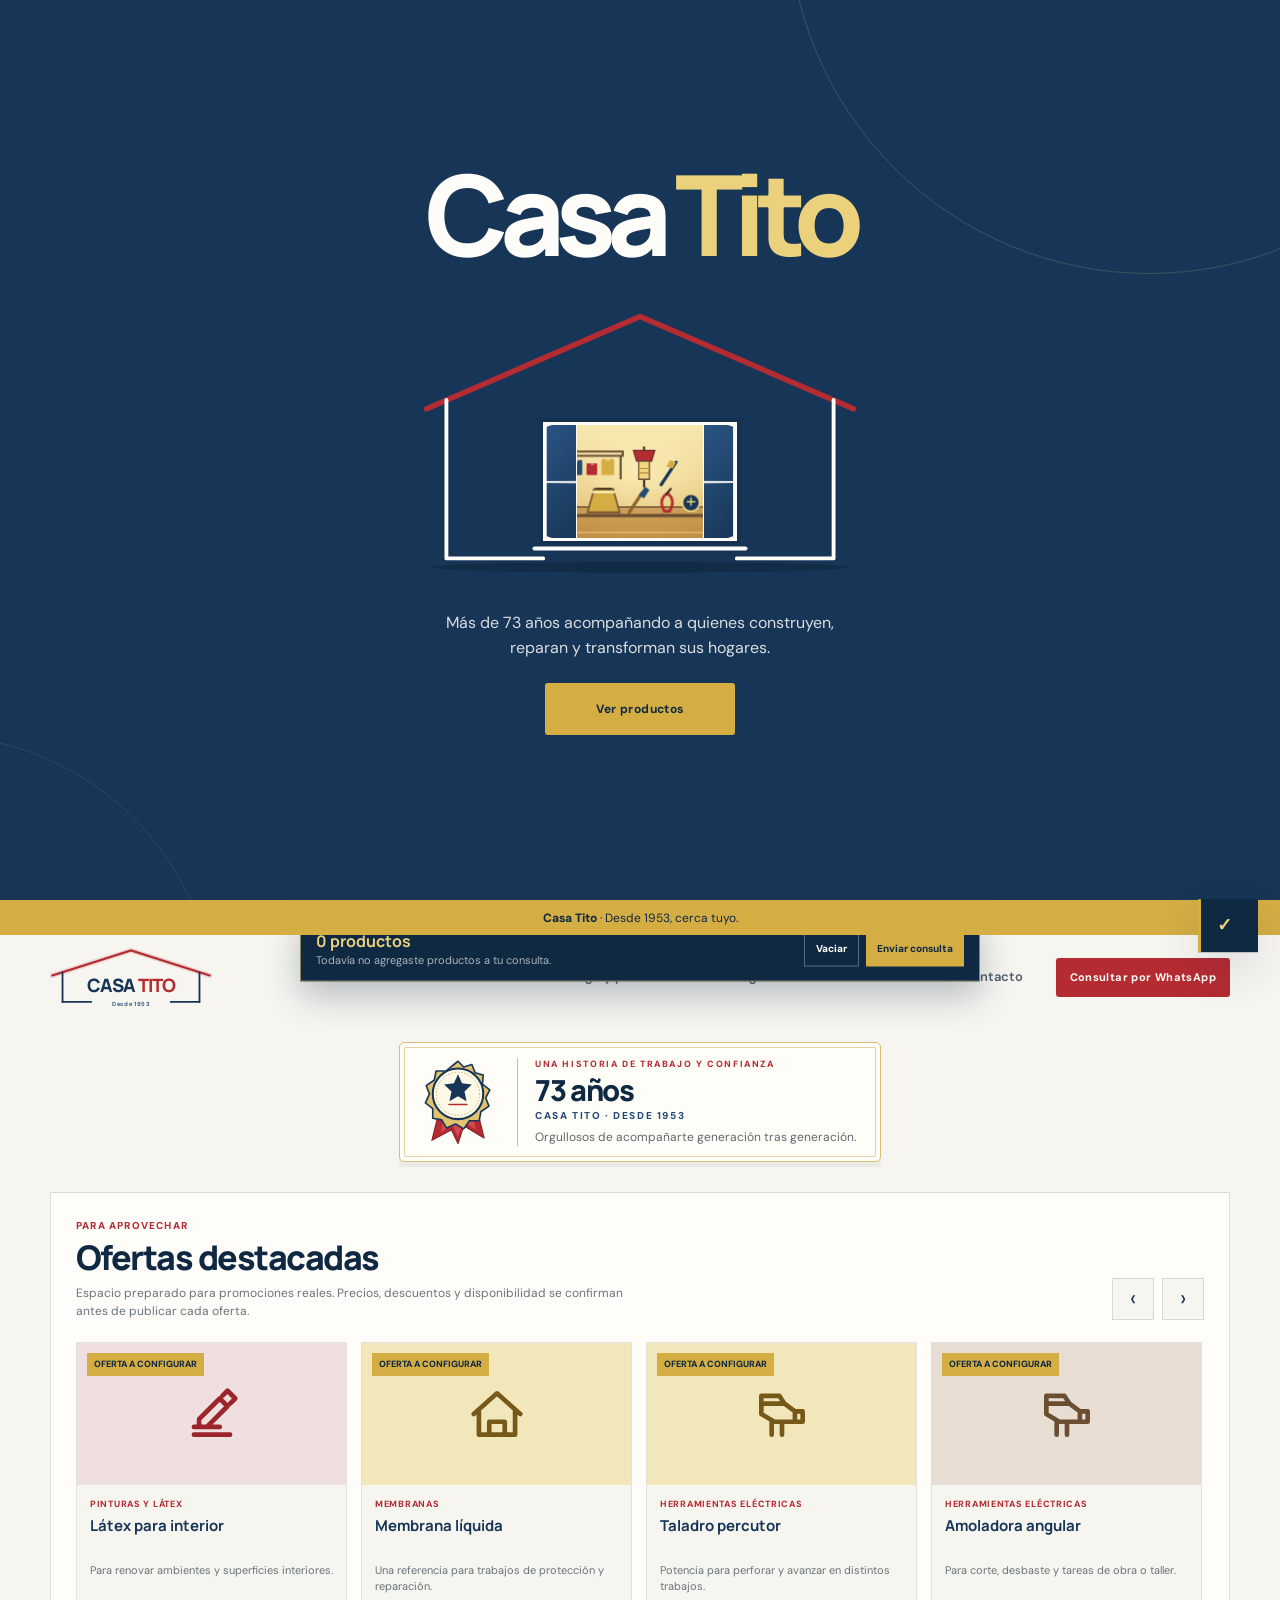
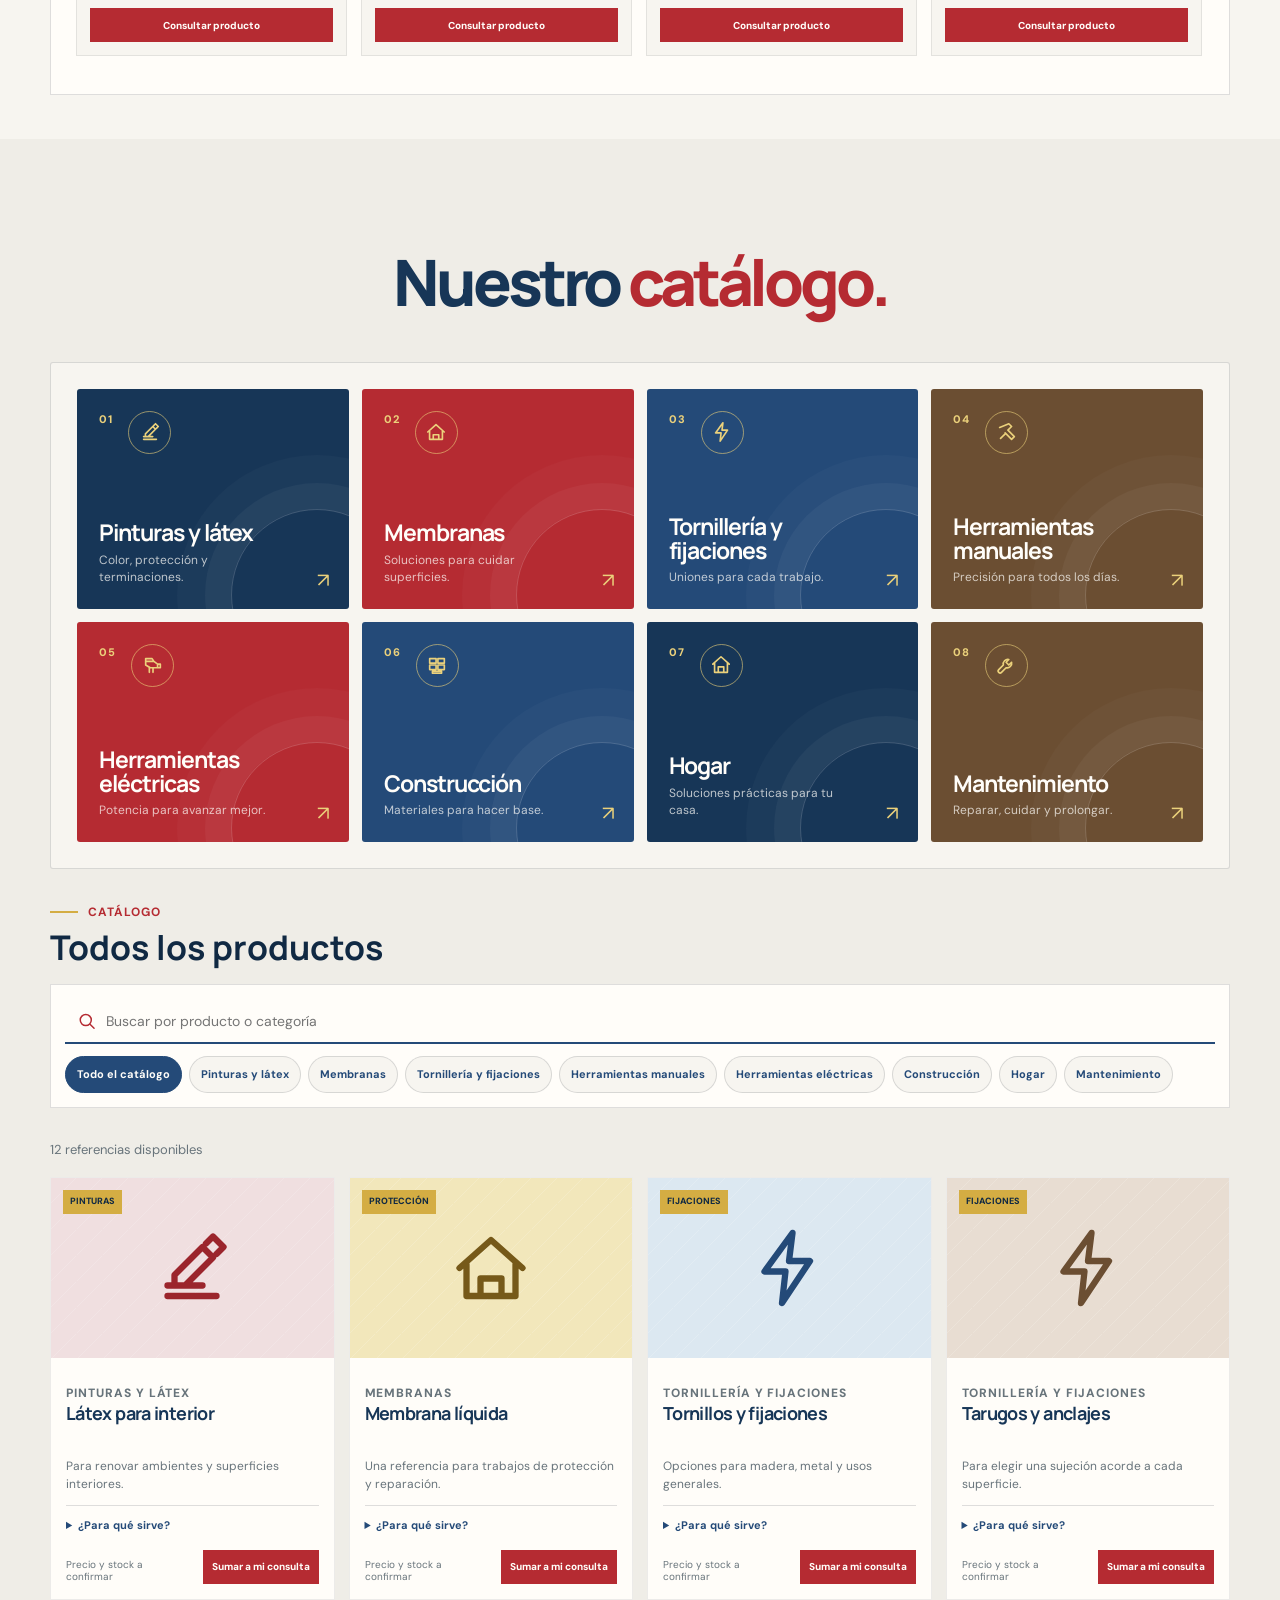
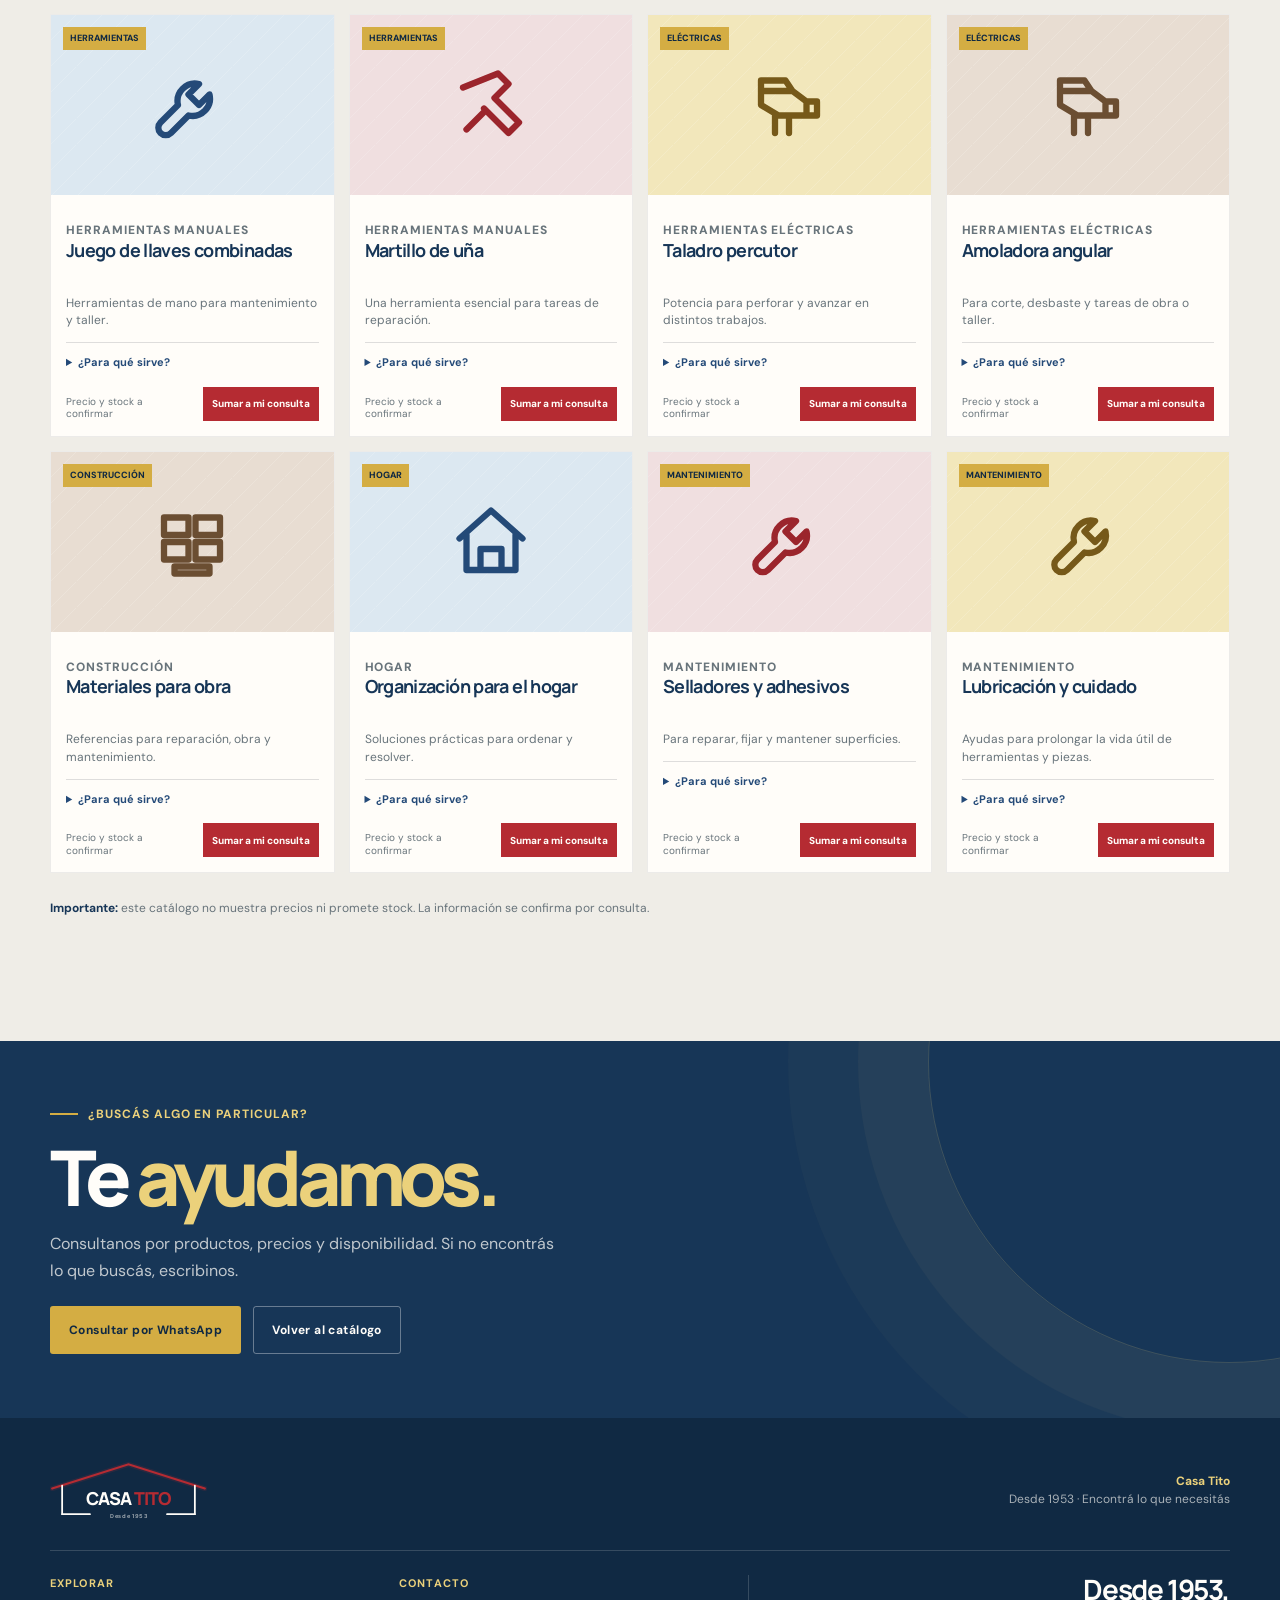
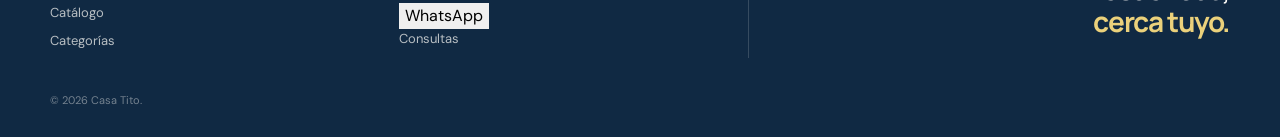
<file: Casa-Tito-sello-trayectoria-6.html>
<!doctype html>
<html lang="es-AR">
<head>
  <meta charset="utf-8">
  <meta name="viewport" content="width=device-width, initial-scale=1">
  <meta name="theme-color" content="#173657">
  <meta name="description" content="Casa Tito: autoservicio ferretero fundado en 1953. Encontrá categorías, productos de referencia y consultá por WhatsApp.">
  <title>Casa Tito | Todo empieza con una buena elección</title>
  <link rel="preconnect" href="https://fonts.googleapis.com">
  <link rel="preconnect" href="https://fonts.gstatic.com" crossorigin>
  <link href="https://fonts.googleapis.com/css2?family=DM+Sans:wght@400;500;600;700&family=Manrope:wght@500;600;700;800&display=swap" rel="stylesheet">
  <script>document.documentElement.className += " js";</script>
  <style>
    :root {
      --blue-950: #102943;
      --blue-900: #173657;
      --blue-800: #244a78;
      --blue-100: #e9eef3;
      --red-700: #9b252c;
      --red-600: #b52b32;
      --red-100: #f6e6e6;
      --yellow-500: #d4ad43;
      --yellow-300: #ebd17b;
      --paper: #f7f5f0;
      --paper-2: #efede7;
      --white: #fffdf9;
      --ink: #17222d;
      --muted: #68747b;
      --line: rgba(23,34,45,.14);
      --shadow: 0 18px 45px rgba(16,41,67,.12);
      --radius: 3px;
      --sans: "DM Sans", Arial, sans-serif;
      --display: "Manrope", "DM Sans", Arial, sans-serif;
    }

    * { box-sizing: border-box; }
    html { scroll-behavior: smooth; }
    body { margin: 0; color: var(--ink); background: var(--paper); font-family: var(--sans); font-size: 16px; line-height: 1.5; overflow-x: hidden; }
    body.menu-open, body.modal-open { overflow: hidden; }
    a { color: inherit; text-decoration: none; }
    button, input { font: inherit; }
    button { border: 0; cursor: pointer; }
    button:disabled { cursor: not-allowed; opacity: .58; }
    :focus-visible { outline: 3px solid var(--yellow-500); outline-offset: 3px; }
    [hidden] { display: none !important; }
    .shell { width: min(1180px, calc(100% - 56px)); margin-inline: auto; }
    .section { padding: 112px 0; }
    .eyebrow { display: flex; align-items: center; gap: 10px; margin: 0 0 18px; color: var(--red-600); font-size: 12px; font-weight: 700; letter-spacing: .08em; text-transform: uppercase; }
    .eyebrow::before { content: ""; width: 28px; height: 2px; background: var(--yellow-500); }
    .eyebrow--light { color: var(--yellow-300); }
    .eyebrow--light::before { background: var(--yellow-500); }
    .section-heading { display: flex; justify-content: space-between; align-items: end; gap: 52px; margin-bottom: 48px; }
    .section-heading--center { justify-content: center; text-align: center; }
    .section-heading--center h2 { max-width: none; width: 100%; }
    .section-heading h2 { max-width: 690px; margin: 0; color: var(--blue-900); font: 800 clamp(38px, 5vw, 67px)/.98 var(--display); letter-spacing: -.065em; }
    .section-heading h2 em { color: var(--red-600); font-style: normal; }
    .section-heading__copy { max-width: 380px; color: var(--muted); font-size: 15px; line-height: 1.7; }
    .section-heading__copy p { margin: 0; }
    .button { min-height: 48px; padding: 13px 18px; display: inline-flex; align-items: center; justify-content: center; gap: 10px; border: 1px solid transparent; border-radius: var(--radius); font-size: 12px; font-weight: 700; letter-spacing: .035em; transition: transform .2s ease, background .2s ease, color .2s ease, box-shadow .2s ease; }
    .button:hover { transform: translateY(-2px); box-shadow: 0 9px 18px rgba(16,41,67,.15); }
    .button--yellow { color: var(--blue-950); background: var(--yellow-500); }
    .button--yellow:hover { background: var(--yellow-300); }
    .button--red { color: var(--white); background: var(--red-600); }
    .button--red:hover { background: var(--red-700); }
    .button--outline { color: var(--blue-900); border-color: var(--blue-800); background: transparent; }
    .button--outline:hover { color: var(--white); background: var(--blue-800); }
    .button--ghost-light { color: var(--white); border-color: rgba(255,255,255,.35); background: transparent; }
    .button--ghost-light:hover { border-color: var(--yellow-500); color: var(--yellow-300); background: rgba(255,255,255,.06); }
    .text-link { display: inline-flex; align-items: center; gap: 9px; padding-bottom: 4px; color: var(--blue-800); border-bottom: 1px solid var(--yellow-500); font-size: 13px; font-weight: 700; }
    .text-link:hover { color: var(--red-600); }
    .icon { width: 20px; height: 20px; fill: none; stroke: currentColor; stroke-linecap: round; stroke-linejoin: round; stroke-width: 1.8; }

    .notice-bar { position: relative; z-index: 40; min-height: 35px; padding: 8px 46px; display: flex; align-items: center; justify-content: center; color: var(--blue-950); background: var(--yellow-500); font-size: 12px; text-align: center; }
    .notice-bar strong { font-weight: 800; }
    .notice-bar button { position: absolute; right: 18px; top: 3px; width: 28px; height: 28px; color: var(--blue-950); background: transparent; font-size: 22px; line-height: 1; }

    .site-header { position: sticky; top: 0; z-index: 30; color: var(--blue-950); background: rgba(247,245,240,.96); border-bottom: 1px solid transparent; backdrop-filter: blur(14px); transition: box-shadow .25s ease, border-color .25s ease; }
    .site-header.is-scrolled { border-color: var(--line); box-shadow: 0 5px 22px rgba(16,41,67,.08); }
    .nav-wrap { min-height: 84px; display: flex; align-items: center; gap: 30px; }
    .brand { display: inline-flex; align-items: center; flex-shrink: 0; }
    .brand svg { display: block; width: 162px; height: auto; }
    .ct-logo__roof-shadow { fill: none; stroke: var(--red-600); stroke-width: 7; stroke-linecap: round; opacity: .16; }
    .ct-logo__roof { fill: none; stroke: var(--red-600); stroke-width: 3; stroke-linecap: round; }
    .ct-logo__wall, .ct-logo__base { fill: none; stroke: var(--blue-900); stroke-width: 2.5; stroke-linecap: round; }
    .ct-logo__text { fill: var(--blue-900); font: 800 25px var(--display); letter-spacing: -.06em; }
    .ct-logo__accent { fill: var(--red-600); }
    .ct-logo__since { fill: var(--blue-800); font: 600 8px var(--sans); letter-spacing: .11em; }
    .desktop-nav { display: flex; align-items: center; gap: clamp(18px, 3vw, 38px); margin-left: auto; }
    .desktop-nav a { position: relative; padding: 30px 0; color: #52606a; font-size: 13px; font-weight: 600; }
    .desktop-nav a::after { content: ""; position: absolute; left: 0; right: 100%; bottom: 22px; height: 2px; background: var(--red-600); transition: right .2s ease; }
    .desktop-nav a:hover { color: var(--red-600); }
    .desktop-nav a:hover::after { right: 0; }
    .nav-actions { display: flex; align-items: center; gap: 11px; margin-left: 3px; }
    .nav-whatsapp { min-height: 39px; padding: 10px 13px; color: var(--white); background: var(--red-600); font-size: 11px; }
    .nav-whatsapp:hover { background: var(--red-700); }
    .menu-toggle { display: none; width: 42px; height: 42px; padding: 8px; color: var(--blue-900); background: transparent; }
    .menu-toggle span { display: block; width: 23px; height: 2px; margin: 5px auto; background: currentColor; transition: transform .2s ease, opacity .2s ease; }
    .menu-toggle.is-active span:first-child { transform: translateY(7px) rotate(45deg); }
    .menu-toggle.is-active span:nth-child(2) { opacity: 0; }
    .menu-toggle.is-active span:last-child { transform: translateY(-7px) rotate(-45deg); }
    .mobile-menu { display: none; }

    .hero { position: relative; overflow: hidden; padding: 92px 0 70px; color: var(--white); background: var(--blue-900); }
    .hero::before { content: ""; position: absolute; width: 720px; height: 720px; right: -270px; top: -270px; border: 1px solid rgba(235,209,123,.2); border-radius: 50%; box-shadow: 0 0 0 72px rgba(235,209,123,.045), 0 0 0 145px rgba(235,209,123,.025); }
    .hero::after { content: ""; position: absolute; left: 0; right: 0; bottom: 0; height: 140px; background: linear-gradient(transparent, rgba(16,41,67,.22)); pointer-events: none; }
    .hero-grid { position: relative; z-index: 1; display: grid; grid-template-columns: minmax(0, 1.02fr) minmax(390px, .98fr); align-items: center; gap: 8%; }
    .hero-copy { max-width: 650px; }
    .hero-copy .eyebrow { color: var(--yellow-300); }
    .hero-copy h1 { max-width: 690px; margin: 0; font: 800 clamp(53px, 7vw, 98px)/.9 var(--display); letter-spacing: -.08em; }
    .hero-copy h1 em { color: var(--yellow-300); font-style: normal; }
    .hero-lead { max-width: 530px; margin: 27px 0 30px; color: rgba(255,253,249,.78); font-size: 17px; line-height: 1.65; }
    .hero-actions { display: flex; flex-wrap: wrap; align-items: center; gap: 15px; }
    .hero-note { margin: 37px 0 0; color: rgba(255,253,249,.62); font-size: 12px; }
    .hero-note strong { color: var(--yellow-300); }
    /* Mensaje de trayectoria (reemplaza al panel transparente): solo tipografía sobre el fondo del hero, sin caja ni borde */
    .hero-legacy { max-width: 520px; justify-self: end; }
    .hero-legacy .eyebrow { margin-bottom: 20px; }
    .hero-legacy__message { margin: 0; font: 800 clamp(34px, 3.9vw, 54px)/1.04 var(--display); letter-spacing: -.055em; }
    .hero-legacy__message em { color: var(--yellow-300); font-style: normal; white-space: nowrap; }
    .hero-legacy__since { max-width: 440px; margin: 22px 0 0; color: rgba(255,253,249,.9); font-size: 17px; line-height: 1.55; }
    .hero-legacy__note { max-width: 370px; margin: 14px 0 0; color: rgba(255,253,249,.7); font-size: 14px; line-height: 1.6; }

    /* ===== Entrada minimalista de Casa Tito ===== */
    /* Presentación inicial: sección normal al comienzo de la página (no una capa fija).
       Se puede salir haciendo scroll y volver arriba; la casita queda abierta (ver data-state). */
    .welcome-screen {
      position: relative;
      display: grid;
      place-items: center;
      min-height: 100vh;
      min-height: 100svh;
      padding: 34px 24px;
      overflow: hidden;
      color: var(--white);
      background: var(--blue-900);
    }
    .welcome-screen::before,
    .welcome-screen::after {
      content: "";
      position: absolute;
      border: 1px solid rgba(235,209,123,.18);
      border-radius: 50%;
      pointer-events: none;
    }
    .welcome-screen::before { width: min(86vw, 720px); height: min(86vw, 720px); right: -18vw; top: -35vw; }
    .welcome-screen::after { width: min(68vw, 560px); height: min(68vw, 560px); left: -27vw; bottom: -31vw; opacity: .55; }
    .welcome-inner { position: relative; z-index: 1; width: min(100%, 620px); display: flex; flex-direction: column; align-items: center; text-align: center; }
    .welcome-brand { margin: 0 0 26px; color: var(--white); font: 800 clamp(56px, 12vw, 112px)/.88 var(--display); letter-spacing: -.085em; }
    .welcome-brand span { color: var(--yellow-300); }
    .welcome-house { width: min(100%, 440px); aspect-ratio: 400 / 270; position: relative; }
    .welcome-house svg { position: absolute; inset: 0; width: 100%; height: 100%; overflow: visible; }
    .welcome-house .intro-draw { fill: none; stroke: var(--white); stroke-width: 3.5; stroke-linecap: round; stroke-linejoin: round; stroke-dasharray: 1; stroke-dashoffset: 1; animation: intro-draw 1.15s cubic-bezier(.5,0,.2,1) .15s forwards; }
    .welcome-house .intro-roof { stroke: var(--red-600); stroke-width: 5; }
    .welcome-house .intro-ground { fill: rgba(8,20,34,.28); opacity: 0; animation: intro-fade .7s ease .72s forwards; }
    .intro-window { position: absolute; z-index: 2; left: 28%; top: 44.44%; width: 44%; height: 40%; overflow: hidden; border: 3px solid var(--white); background: #14304f; opacity: 0; transform: scale(.94); animation: intro-window-in .65s ease .95s forwards; box-shadow: 0 0 0 4px rgba(16,41,67,.35); perspective: 520px; }
    .intro-window::before { content: ""; position: absolute; inset: 0; background: radial-gradient(circle at 50% 38%, rgba(255,239,174,.62), rgba(235,209,123,.14) 47%, transparent 74%); }
    .intro-scene { position: absolute; inset: 0; z-index: 0; opacity: 0; transform: scale(.9); transform-origin: 50% 58%; animation: intro-scene-in 1.2s cubic-bezier(.2,.75,.2,1) 1.08s forwards; }
    .intro-scene svg { display: block; width: 100%; height: 100%; }
    .intro-scene .scene-object { transform-box: fill-box; transform-origin: center; animation: intro-object-in .7s cubic-bezier(.2,.8,.2,1) both; }
    .intro-scene .scene-object--back { animation-delay: 1.2s; }
    .intro-scene .scene-object--middle { animation-delay: 1.34s; }
    .intro-scene .scene-object--front { animation-delay: 1.48s; }
    .intro-leaf { position: absolute; z-index: 1; top: 0; bottom: 0; width: 50%; border: 2px solid var(--white); background: linear-gradient(160deg, #2b5584, #173657); animation-duration: 1.35s; animation-timing-function: cubic-bezier(.2,.7,.2,1); animation-delay: 1.22s; animation-fill-mode: forwards; }
    .intro-leaf::after { content: ""; position: absolute; left: 0; right: 0; top: 50%; height: 2px; background: rgba(255,253,249,.85); }
    .intro-leaf--l { left: 0; transform-origin: 0 50%; animation-name: intro-open-l; }
    .intro-leaf--r { right: 0; transform-origin: 100% 50%; animation-name: intro-open-r; }
    .welcome-tagline { max-width: 430px; margin: 24px 0 0; color: rgba(255,253,249,.84); font-size: 16px; line-height: 1.55; opacity: 0; transform: translateY(12px); animation: intro-cta-in .75s cubic-bezier(.2,.8,.2,1) 1.85s forwards; }
    .welcome-action { margin-top: 22px; min-width: 190px; min-height: 52px; opacity: 0; transform: translateY(12px); animation: intro-cta-in .75s cubic-bezier(.2,.8,.2,1) 2.05s forwards; }
    @keyframes intro-draw { to { stroke-dashoffset: 0; } }
    @keyframes intro-fade { to { opacity: 1; } }
    @keyframes intro-window-in { to { opacity: 1; transform: none; } }
    @keyframes intro-scene-in { to { opacity: 1; transform: none; } }
    @keyframes intro-object-in { from { opacity: 0; transform: translateY(7px) scale(.94); } to { opacity: 1; transform: none; } }
    @keyframes intro-open-l { to { transform: rotateY(-64deg); } }
    @keyframes intro-open-r { to { transform: rotateY(64deg); } }
    @keyframes intro-cta-in { to { opacity: 1; transform: none; } }
    /* Estados de la casita: closed (inicial, nada se dibuja todavía) → opening (animación en curso) → open (terminada y persistente).
       Las animaciones solo existen mientras data-state != "closed". Como el estado nunca vuelve a "closed",
       ninguna animación puede reiniciarse durante la misma carga de la página. */
    .js .welcome-screen[data-state="closed"] :is(.intro-draw, .intro-ground, .intro-window, .intro-scene, .scene-object, .intro-leaf, .welcome-tagline, .welcome-action) { animation: none; }
    .js .welcome-screen[data-state="closed"] .welcome-action { visibility: hidden; }
    @media (prefers-reduced-motion: reduce) {
      .welcome-house .intro-draw, .welcome-house .intro-ground, .intro-window, .intro-scene, .intro-scene .scene-object, .intro-leaf, .welcome-tagline, .welcome-action { animation-duration: .01ms; animation-delay: 0s; animation-iteration-count: 1; }
      .welcome-house .intro-draw { stroke-dashoffset: 0; }
      .welcome-house .intro-ground, .intro-window, .intro-scene, .welcome-tagline, .welcome-action { opacity: 1; transform: none; }
    }
    @media (max-width: 520px) {
      .welcome-screen { padding: 24px 18px; }
      .welcome-brand { margin-bottom: 17px; }
      .welcome-tagline { margin-top: 18px; font-size: 15px; }
      .welcome-action { margin-top: 18px; }
    }

    .trust-strip { color: var(--white); background: var(--red-600); }
    .trust-grid { min-height: 130px; display: grid; grid-template-columns: repeat(3, 1fr) 1.35fr; align-items: center; gap: 22px; }
    .trust-item { min-height: 46px; padding-left: 18px; display: flex; align-items: center; gap: 12px; border-left: 1px solid rgba(255,253,249,.3); }
    .trust-item:first-child { padding-left: 0; border-left: 0; }
    .trust-item strong { font-size: 14px; line-height: 1.2; }
    .trust-item small { display: block; margin-bottom: 4px; color: var(--yellow-300); font-size: 10px; font-weight: 800; letter-spacing: .08em; text-transform: uppercase; }
    .trust-quote { padding-left: 30px; color: rgba(255,253,249,.9); font: italic 21px/1.25 var(--display); }

    .categories { background: var(--paper); }
    .category-picker { margin: 0 0 34px; padding: 26px; background: var(--paper); border: 1px solid var(--line); border-radius: var(--radius); }
    .category-picker__heading { margin-bottom: 18px; }
    .category-picker__heading h3, .catalog-products-heading h3 { margin: 0 0 8px; color: var(--blue-950); font: 700 clamp(23px, 3vw, 34px)/1.1 var(--display); }
    .category-picker__heading p:last-child { margin: 0; color: var(--muted); font-size: 14px; }
    .catalog-products-heading { margin: 0 0 18px; }
    .catalog-products-heading .eyebrow { margin-bottom: 8px; }
    .category-grid { display: grid; grid-template-columns: repeat(4, 1fr); gap: 13px; }
    .category-card { min-height: 220px; padding: 22px; position: relative; display: flex; flex-direction: column; justify-content: space-between; overflow: hidden; color: var(--white); background: var(--blue-800); text-align: left; border-radius: var(--radius); transition: transform .23s ease, box-shadow .23s ease, background .23s ease; }
    .category-card::after { content: ""; width: 170px; height: 170px; position: absolute; right: -54px; bottom: -72px; border: 1px solid rgba(255,255,255,.18); border-radius: 50%; box-shadow: 0 0 0 26px rgba(255,255,255,.04), 0 0 0 54px rgba(255,255,255,.025); }
    .category-card:nth-child(3n + 1) { background: var(--blue-900); }
    .category-card:nth-child(3n + 2) { background: var(--red-600); }
    .category-card:nth-child(4n) { background: #6b4e32; }
    .category-card:hover { transform: translateY(-5px); box-shadow: var(--shadow); }
    .category-card__top { display: flex; align-items: start; justify-content: space-between; gap: 15px; }
    .category-card__number { color: var(--yellow-300); font-size: 11px; font-weight: 800; letter-spacing: .1em; }
    .category-card__icon { width: 43px; height: 43px; display: grid; place-items: center; color: var(--yellow-300); border: 1px solid rgba(235,209,123,.6); border-radius: 50%; }
    .category-card__icon .icon { width: 22px; height: 22px; }
    .category-card h3 { max-width: 175px; margin: 0; font: 700 23px/1.03 var(--display); letter-spacing: -.045em; }
    .category-card p { max-width: 190px; margin: 7px 0 0; color: rgba(255,253,249,.72); font-size: 12px; line-height: 1.45; }
    .category-card__link { position: absolute; right: 19px; bottom: 19px; color: var(--yellow-300); font-size: 20px; line-height: 1; }

    .catalog { background: var(--paper-2); }

    /* Carruseles de producto: navegación táctil, flechas y avance automático accesible */
    .product-rail { margin: 0 0 54px; padding: 25px; background: var(--white); border: 1px solid var(--line); }
    .product-rail__head { display:flex; align-items:end; justify-content:space-between; gap:20px; margin-bottom:20px; }
    .product-rail__eyebrow { margin:0 0 7px; color:var(--red-600); font-size:10px; font-weight:800; letter-spacing:.12em; text-transform:uppercase; }
    .product-rail__title { margin:0; color:var(--blue-950); font:800 clamp(24px,3vw,34px)/1.05 var(--display); letter-spacing:-.045em; }
    .product-rail__note { max-width:560px; margin:8px 0 0; color:var(--muted); font-size:12px; line-height:1.5; }
    .product-rail__controls { display:flex; flex-shrink:0; gap:8px; }
    .product-rail__arrow { width:42px; height:42px; display:grid; place-items:center; color:var(--blue-900); background:var(--paper); border:1px solid var(--line); font-size:23px; transition:color .2s,background .2s,border-color .2s; }
    .product-rail__arrow:hover { color:var(--white); background:var(--red-600); border-color:var(--red-600); }
    .product-rail__track { display:grid; grid-auto-columns:calc((100% - 42px) / 4); grid-auto-flow:column; gap:14px; overflow-x:auto; overscroll-behavior-inline:contain; scroll-snap-type:x mandatory; scroll-behavior:smooth; scrollbar-width:thin; scrollbar-color:var(--yellow-500) transparent; padding:2px 1px 13px; }
    .rail-product { min-width:0; display:flex; flex-direction:column; scroll-snap-align:start; background:var(--paper); border:1px solid rgba(23,34,45,.09); }
    .rail-product__art { height:142px; position:relative; display:grid; place-items:center; overflow:hidden; }
    .rail-product__art .icon { width:62px; height:62px; position:relative; z-index:1; }
    .rail-product__art.product-art--red { background:#f0dfe0; } .rail-product__art.product-art--yellow { background:#f2e7bb; } .rail-product__art.product-art--blue { background:#dce8f1; } .rail-product__art.product-art--sand { background:#e8ddd2; }
    .rail-product__badge { position:absolute; top:10px; left:10px; z-index:2; padding:5px 7px; color:var(--blue-950); background:var(--yellow-500); font-size:9px; font-weight:800; text-transform:uppercase; }
    .rail-product__body { display:flex; flex:1; flex-direction:column; align-items:flex-start; padding:13px; }
    .rail-product__category { margin:0 0 6px; color:var(--red-600); font-size:9px; font-weight:800; letter-spacing:.08em; text-transform:uppercase; }
    .rail-product h4 { min-height:38px; margin:0; color:var(--blue-900); font:700 15px/1.2 var(--display); }
    .rail-product__description { margin:8px 0 13px; color:var(--muted); font-size:11px; line-height:1.45; }
    .rail-product .query-button { width:100%; margin-top:auto; white-space:normal; }
    @media(max-width:1040px) { .product-rail__track { grid-auto-columns:calc((100% - 28px) / 3); } }
    @media(max-width:720px) { .product-rail { margin-bottom:35px; padding:16px 12px 10px; } .product-rail__head { align-items:center; gap:10px; } .product-rail__title { font-size:24px; } .product-rail__note { font-size:11px; } .product-rail__arrow { width:36px; height:36px; } .product-rail__track { grid-auto-columns:68%; gap:10px; } .rail-product__art { height:130px; } }
    @media(max-width:390px) { .product-rail__track { grid-auto-columns:78%; } .product-rail__controls { gap:5px; } }
    @media(prefers-reduced-motion:reduce) { .product-rail__track { scroll-behavior:auto; } }
    .offers-after-badge { margin-top: 0; margin-bottom: 44px; }
    .offers-after-badge .product-rail { margin-bottom: 0; }
    @media(max-width:720px) { .offers-after-badge { margin-bottom: 32px; } }

    .catalog-toolbar { margin-bottom: 32px; padding: 14px; display: flex; flex-wrap: wrap; align-items: center; gap: 12px; background: var(--white); border: 1px solid var(--line); }
    .catalog-search { min-width: 240px; flex: 1 1 290px; height: 45px; padding: 0 12px; display: flex; align-items: center; gap: 9px; border-bottom: 2px solid var(--blue-800); }
    .catalog-search .icon { color: var(--red-600); }
    .catalog-search input { width: 100%; height: 100%; min-width: 0; padding: 0; color: var(--ink); border: 0; outline: 0; background: transparent; font-size: 14px; }
    .filter-list { display: flex; flex-wrap: wrap; gap: 7px; }
    .filter-chip { min-height: 37px; padding: 8px 11px; color: var(--blue-800); background: var(--paper); border: 1px solid var(--line); border-radius: 99px; font-size: 11px; font-weight: 700; }
    .filter-chip:hover, .filter-chip.is-active { color: var(--white); background: var(--blue-800); border-color: var(--blue-800); }
    .catalog-status { min-height: 21px; margin: 0 0 16px; color: var(--muted); font-size: 13px; }
    .product-grid { display: grid; grid-template-columns: repeat(4, 1fr); gap: 14px; }
    .product-card { min-width: 0; display: flex; flex-direction: column; background: var(--white); border: 1px solid rgba(23,34,45,.08); transition: transform .23s ease, box-shadow .23s ease; }
    .product-card:hover { transform: translateY(-5px); box-shadow: var(--shadow); }
    .product-art { height: 180px; position: relative; display: grid; place-items: center; overflow: hidden; color: var(--blue-900); background: #dfe6ea; }
    .product-art::before { content: ""; position: absolute; inset: 0; opacity: .3; background-image: linear-gradient(135deg, transparent 0 47%, rgba(255,255,255,.55) 48% 49%, transparent 50% 100%); background-size: 26px 26px; }
    .product-art--red { color: var(--red-700); background: #f0dfe0; }
    .product-art--yellow { color: #765919; background: #f2e7bb; }
    .product-art--blue { color: var(--blue-800); background: #dce8f1; }
    .product-art--sand { color: #6b4e32; background: #e8ddd2; }
    .product-art svg { width: 84px; height: 84px; position: relative; z-index: 1; }
    .product-art__tag { position: absolute; z-index: 2; left: 12px; top: 12px; padding: 5px 7px; color: var(--blue-950); background: var(--yellow-500); font-size: 9px; font-weight: 800; text-transform: uppercase; }
    .product-card__body { flex: 1; padding: 17px 15px 15px; display: flex; flex-direction: column; }
    .product-card__category { margin: 0 0 7px; color: var(--red-600); font-size: 10px; font-weight: 800; letter-spacing: .08em; text-transform: uppercase; }
    .product-card h3 { min-height: 45px; margin: 0; color: var(--blue-900); font: 700 18px/1.15 var(--display); letter-spacing: -.035em; }
    .product-card p { margin: 10px 0 0; color: var(--muted); font-size: 12px; line-height: 1.48; }
    .product-card details { margin-top: 12px; padding-top: 11px; border-top: 1px solid var(--line); color: var(--blue-800); font-size: 11px; }
    .product-card summary { cursor: pointer; font-weight: 700; }
    .product-card details p { margin: 7px 0 0; font-size: 11px; }
    .product-card__footer { margin-top: auto; padding-top: 16px; display: flex; align-items: end; justify-content: space-between; gap: 10px; }
    .product-card__note { max-width: 130px; color: var(--muted); font-size: 10px; line-height: 1.25; }
    .query-button { min-height: 34px; padding: 8px 9px; color: var(--white); background: var(--red-600); font-size: 10px; font-weight: 800; white-space: nowrap; }
    .query-button:hover, .query-button.is-added { background: var(--blue-800); }
    .no-results { padding: 60px 20px; color: var(--muted); background: var(--white); text-align: center; }
    .no-results strong { display: block; margin-bottom: 8px; color: var(--blue-900); font: 700 21px var(--display); }
    .catalog-footnote { margin-top: 26px; color: var(--muted); font-size: 12px; }
    .catalog-footnote strong { color: var(--blue-900); }

    .story { padding-top: 68px; padding-bottom: 68px; background: var(--white); }
    .story-grid--compact { display: block; max-width: 900px; }
    .story-grid--compact .story-copy h2 { max-width: 760px; margin-bottom: 16px; font-size: clamp(36px, 5vw, 56px); }
    .story-grid--compact .story-copy > p:not(.eyebrow) { max-width: 700px; margin-bottom: 0; }
    .contact--compact { padding-top: 64px; padding-bottom: 64px; }
    .contact-grid--compact { display: block; }
    .contact-grid--compact .contact-copy { max-width: 820px; }
    .contact--compact h2 { font-size: clamp(42px, 6vw, 68px); }
    .contact--compact .contact-lead { margin: 16px 0 22px; }
    .story-grid { display: grid; grid-template-columns: .9fr 1fr; align-items: center; gap: 11%; }
    .story-art { min-height: 480px; position: relative; padding: 35px; display: grid; place-items: center; overflow: hidden; color: var(--yellow-300); background: var(--blue-900); }
    .story-art::before { content: ""; position: absolute; inset: 24px; border: 1px solid rgba(235,209,123,.42); }
    .story-art::after { content: ""; width: 210px; height: 210px; position: absolute; right: -55px; bottom: -85px; border: 1px solid rgba(235,209,123,.35); border-radius: 50%; box-shadow: 0 0 0 38px rgba(235,209,123,.08), 0 0 0 76px rgba(235,209,123,.04); }
    .story-art svg { width: 90%; height: 90%; position: relative; z-index: 1; }
    .story-art__label { position: absolute; z-index: 2; left: 34px; top: 34px; color: rgba(255,253,249,.7); font-size: 10px; font-weight: 800; letter-spacing: .12em; text-transform: uppercase; }
    .story-art__year { position: absolute; z-index: 2; right: 32px; bottom: 28px; color: var(--yellow-300); font: 800 34px/.9 var(--display); letter-spacing: -.08em; }
    .story-copy h2 { margin: 0 0 25px; color: var(--blue-900); font: 800 clamp(39px, 5vw, 64px)/.98 var(--display); letter-spacing: -.065em; }
    .story-copy h2 em { color: var(--red-600); font-style: normal; }
    .story-copy > p:not(.eyebrow) { max-width: 570px; margin: 0 0 17px; color: var(--muted); font-size: 15px; line-height: 1.75; }
    .fact-grid { margin: 30px 0 31px; display: grid; grid-template-columns: repeat(2, 1fr); gap: 11px; }
    .fact { padding: 15px; border-top: 2px solid var(--red-600); background: var(--paper); }
    .fact strong { display: block; color: var(--blue-900); font: 700 25px var(--display); letter-spacing: -.05em; }
    .fact > span { display: block; margin-top: 3px; color: var(--muted); font-size: 11px; line-height: 1.3; }

    .principles { background: var(--paper); }
    .principles-grid { display: grid; grid-template-columns: repeat(3, 1fr); gap: 13px; }
    .principle { min-height: 245px; padding: 24px; position: relative; background: var(--white); border-top: 3px solid var(--blue-800); }
    .principle:nth-child(2) { border-top-color: var(--red-600); }
    .principle:nth-child(3) { border-top-color: var(--yellow-500); }
    .principle__number { color: var(--red-600); font-size: 11px; font-weight: 800; letter-spacing: .12em; }
    .principle__icon { width: 42px; height: 42px; margin: 31px 0 16px; display: grid; place-items: center; color: var(--blue-800); border: 1px solid var(--line); border-radius: 50%; }
    .principle h3 { margin: 0 0 9px; color: var(--blue-900); font: 700 23px var(--display); letter-spacing: -.04em; }
    .principle p { max-width: 270px; margin: 0; color: var(--muted); font-size: 13px; line-height: 1.6; }

    .contact { position: relative; overflow: hidden; color: var(--white); background: var(--blue-900); }
    .contact::after { content: ""; width: 600px; height: 600px; position: absolute; right: -250px; top: -280px; border: 1px solid rgba(235,209,123,.18); border-radius: 50%; box-shadow: 0 0 0 70px rgba(235,209,123,.04), 0 0 0 140px rgba(235,209,123,.025); }
    .contact-grid { position: relative; z-index: 1; display: grid; grid-template-columns: 1.05fr .95fr; gap: 10%; align-items: start; }
    .contact h2 { max-width: 680px; margin: 0; font: 800 clamp(45px, 6vw, 78px)/.94 var(--display); letter-spacing: -.075em; }
    .contact h2 em { color: var(--yellow-300); font-style: normal; }
    .contact-lead { max-width: 510px; margin: 24px 0 28px; color: rgba(255,253,249,.73); font-size: 16px; line-height: 1.7; }
    .contact-actions { display: flex; flex-wrap: wrap; gap: 12px; }
    .contact-data { display: grid; gap: 10px; }
    .contact-card { padding: 18px; background: rgba(255,253,249,.075); border: 1px solid rgba(255,253,249,.16); }
    .contact-card__label { display: block; margin-bottom: 5px; color: var(--yellow-300); font-size: 10px; font-weight: 800; letter-spacing: .1em; text-transform: uppercase; }
    .contact-card__value { color: var(--white); font-size: 15px; }
    .contact-card__hint { display: block; margin-top: 5px; color: rgba(255,253,249,.5); font-size: 11px; }
    .faq { margin-top: 45px; padding-top: 32px; border-top: 1px solid rgba(255,253,249,.18); }
    .faq h3 { margin: 0 0 12px; color: var(--yellow-300); font: 700 20px var(--display); }
    .faq details { padding: 14px 0; border-bottom: 1px solid rgba(255,253,249,.16); }
    .faq summary { cursor: pointer; color: var(--white); font-size: 14px; font-weight: 700; }
    .faq p { max-width: 680px; margin: 9px 0 0; color: rgba(255,253,249,.65); font-size: 13px; line-height: 1.6; }

    .site-footer { padding: 42px 0 28px; color: var(--white); background: var(--blue-950); }
    .footer-top { display: flex; align-items: center; gap: 25px; padding-bottom: 30px; border-bottom: 1px solid rgba(255,253,249,.16); }
    .footer-top .brand svg { width: 157px; }
    .footer-top .ct-logo__text { fill: var(--white); }
    .footer-top .ct-logo__wall, .footer-top .ct-logo__base { stroke: var(--white); }
    .footer-top .ct-logo__since { fill: rgba(255,253,249,.65); }
    .footer-note { margin-left: auto; color: rgba(255,253,249,.64); font-size: 12px; text-align: right; }
    .footer-note strong { color: var(--yellow-300); }
    .footer-grid { padding-top: 24px; display: grid; grid-template-columns: 1fr 1fr 1.5fr; gap: 28px; }
    .footer-grid h3 { margin: 0 0 12px; color: var(--yellow-300); font-size: 11px; letter-spacing: .1em; text-transform: uppercase; }
    .footer-grid a, .footer-grid span { display: block; margin-bottom: 8px; color: rgba(255,253,249,.7); font-size: 13px; }
    .footer-grid a:hover { color: var(--yellow-300); }
    .footer-slogan { padding-left: 22px; border-left: 1px solid rgba(255,253,249,.16); text-align: right; }
    .footer-slogan strong { color: var(--white); font: 700 28px/1 var(--display); letter-spacing: -.05em; }
    .footer-slogan em { color: var(--yellow-300); font-style: normal; }
    .footer-bottom { margin-top: 34px; color: rgba(255,253,249,.42); font-size: 11px; }

    .query-tray { position: fixed; z-index: 35; left: 50%; bottom: 20px; width: min(680px, calc(100% - 32px)); padding: 13px 15px; display: flex; align-items: center; gap: 14px; color: var(--white); background: var(--blue-950); border: 1px solid rgba(235,209,123,.55); box-shadow: 0 14px 35px rgba(16,41,67,.28); transform: translate(-50%, calc(100% + 35px)); transition: transform .35s cubic-bezier(.2,.7,.2,1); }
    .query-tray.is-visible { transform: translate(-50%, 0); }
    .query-tray__copy { min-width: 0; flex: 1; }
    .query-tray__copy strong { display: block; color: var(--yellow-300); font: 700 16px var(--display); }
    .query-tray__copy span { display: block; overflow: hidden; color: rgba(255,253,249,.65); font-size: 11px; text-overflow: ellipsis; white-space: nowrap; }
    .query-tray__actions { display: flex; flex-shrink: 0; gap: 7px; }
    .query-tray__actions button { min-height: 37px; padding: 8px 11px; font-size: 10px; font-weight: 800; }
    .query-tray__clear { color: var(--white); background: transparent; border: 1px solid rgba(255,253,249,.3); }
    .query-tray__send { color: var(--blue-950); background: var(--yellow-500); }
    .query-tray__send:hover { background: var(--yellow-300); }
    .toast { position: fixed; z-index: 60; right: 22px; bottom: 22px; max-width: min(390px, calc(100% - 44px)); padding: 13px 16px; display: flex; align-items: center; gap: 10px; color: var(--white); background: var(--blue-950); border-left: 3px solid var(--yellow-500); box-shadow: var(--shadow); transform: translateY(140%); transition: transform .3s ease; }
    .toast.is-visible { transform: translateY(0); }
    .toast strong { color: var(--yellow-300); font-size: 18px; }
    .toast p { margin: 0; font-size: 12px; }
    .sr-only { position: absolute; width: 1px; height: 1px; padding: 0; margin: -1px; overflow: hidden; clip: rect(0,0,0,0); white-space: nowrap; border: 0; }
    .reveal { opacity: 0; transform: translateY(20px); transition: opacity .7s ease, transform .7s cubic-bezier(.2,.7,.2,1); }
    .reveal.is-visible { opacity: 1; transform: none; }

    @media (max-width: 1040px) {
      .shell { width: min(100% - 42px, 760px); }
      .desktop-nav { gap: 18px; }
      .nav-whatsapp { padding-inline: 10px; }
      .hero-grid { gap: 5%; }
      .hero-copy h1 { font-size: clamp(50px, 7vw, 76px); }
      .category-grid, .product-grid { grid-template-columns: repeat(2, 1fr); }
      .category-card { min-height: 205px; }
      .product-art { height: 220px; }
    }

    @media (max-width: 720px) {
      .shell { width: calc(100% - 36px); }
      .section { padding: 76px 0; }
      .notice-bar { min-height: 34px; padding-inline: 40px; font-size: 10px; }
      .notice-bar button { right: 8px; }
      .nav-wrap { min-height: 72px; }
      .brand svg { width: 145px; }
      .desktop-nav { display: none; }
      .nav-actions { margin-left: auto; }
      .nav-whatsapp { display: none; }
      .menu-toggle { display: block; }
      .mobile-menu { max-height: 0; display: flex; flex-direction: column; overflow: hidden; background: var(--paper); transition: max-height .3s ease; }
      .mobile-menu.is-open { max-height: 365px; padding: 9px 18px 21px; border-top: 1px solid var(--line); }
      .mobile-menu a { padding: 13px 0; display: flex; justify-content: space-between; color: var(--blue-900); border-bottom: 1px solid var(--line); font: 700 20px var(--display); }
      .mobile-menu a::after { content: "↗"; color: var(--red-600); font: 18px var(--sans); }
      .mobile-menu .mobile-contact { margin-top: 18px; }
      .hero { padding: 68px 0 53px; }
      .hero::before { width: 420px; height: 420px; right: -230px; top: -160px; }
      .hero-grid { display: flex; flex-direction: column; align-items: stretch; gap: 48px; }
      .hero-copy h1 { font-size: clamp(49px, 14vw, 78px); }
      .hero-lead { margin-top: 21px; font-size: 15px; }
      .hero-actions { align-items: flex-start; flex-direction: column; }
      .hero-legacy { order: -1; justify-self: stretch; max-width: none; }
      .hero-legacy__message { font-size: clamp(34px, 10vw, 46px); }
      .hero-legacy__since { font-size: 15px; }
      .hero-legacy__note { font-size: 13px; }
      .trust-grid { padding: 28px 0; grid-template-columns: 1fr 1fr; gap: 22px 13px; }
      .trust-item { padding-left: 0; border-left: 0; }
      .trust-item strong { font-size: 12px; }
      .trust-quote { grid-column: 1 / -1; padding: 17px 0 0; border-top: 1px solid rgba(255,253,249,.28); font-size: 18px; }
      .section-heading { display: block; margin-bottom: 35px; }
      .section-heading__copy { margin-top: 20px; font-size: 14px; }
      .section-heading h2 { font-size: 45px; }
      .category-grid { grid-template-columns: repeat(2, 1fr); gap: 9px; }
      .category-card { min-height: 185px; padding: 16px; }
      .category-card h3 { max-width: 145px; font-size: 20px; }
      .category-card p { font-size: 10px; }
      .category-card__icon { width: 35px; height: 35px; }
      .category-card__icon .icon { width: 18px; height: 18px; }
      .category-card__link { right: 13px; bottom: 13px; }
      .catalog-toolbar { padding: 10px; }
      .catalog-search { min-width: 100%; }
      .filter-list { flex-wrap: nowrap; max-width: 100%; overflow-x: auto; padding-bottom: 2px; }
      .filter-chip { flex-shrink: 0; }
      .product-grid { grid-template-columns: 1fr 1fr; gap: 9px; }
      .product-art { height: 160px; }
      .product-art svg { width: 64px; height: 64px; }
      .product-card__body { padding: 13px 10px 11px; }
      .product-card__category { font-size: 8px; }
      .product-card h3 { min-height: 46px; font-size: 15px; }
      .product-card p { font-size: 11px; }
      .product-card details { font-size: 10px; }
      .product-card__footer { display: block; }
      .product-card__note { max-width: none; margin-bottom: 10px; }
      .query-button { width: 100%; }
      .story-grid, .contact-grid { display: flex; flex-direction: column; gap: 44px; }
      .story-art { width: 100%; min-height: 340px; }
      .story-art__year { font-size: 28px; }
      .story-copy h2 { font-size: 45px; }
      .fact-grid { gap: 8px; }
      .fact { padding: 12px; }
      .fact strong { font-size: 21px; }
      .principles-grid { grid-template-columns: 1fr; gap: 10px; }
      .principle { min-height: 205px; }
      .contact h2 { font-size: 52px; }
      .contact-data { width: 100%; }
      .footer-top { align-items: flex-start; flex-wrap: wrap; }
      .footer-note { width: 100%; margin-left: 0; text-align: left; }
      .footer-grid { grid-template-columns: 1fr 1fr; gap: 25px 17px; }
      .footer-slogan { grid-column: 1 / -1; padding: 22px 0 0; border-top: 1px solid rgba(255,253,249,.16); border-left: 0; text-align: left; }
      .query-tray { bottom: 10px; gap: 9px; }
      .query-tray__actions { flex-direction: column; }
      .query-tray__actions button { min-height: 32px; }
      .toast { right: 14px; bottom: 14px; max-width: calc(100% - 28px); }
    }

    @media (max-width: 390px) {
      .shell { width: calc(100% - 28px); }
      .category-card { min-height: 172px; padding: 13px; }
      .category-card h3 { font-size: 18px; }
      .product-grid { gap: 7px; }
      .product-art { height: 145px; }
      .product-card h3 { font-size: 14px; }
      .contact h2 { font-size: 46px; }
    }

    @media (prefers-reduced-motion: reduce) {
      *, *::before, *::after { scroll-behavior: auto !important; animation-duration: .01ms !important; transition-duration: .01ms !important; }
      .reveal { opacity: 1; transform: none; }
    }

    /* Insignia de trayectoria: sello editorial propio, sobrio y ligado a la identidad de Casa Tito */
    .experience-badge { position:relative; display:flex; align-items:center; gap:18px; width:fit-content; max-width:100%; margin:0 auto 30px; padding:15px 24px 15px 17px; color:var(--blue-950,#173657); background:#fffdf7; border:1px solid #d9bd72; border-radius:5px; box-shadow:0 5px 0 rgba(23,54,87,.06); }
    .experience-badge::before { content:""; position:absolute; inset:4px; border:1px solid rgba(185,145,54,.42); border-radius:2px; pointer-events:none; }
    .experience-badge__medal { position:relative; flex:0 0 82px; width:82px; height:88px; display:grid; place-items:center; }
    .experience-badge__medal svg { display:block; width:82px; height:88px; overflow:visible; }
    .experience-badge__copy { position:relative; display:flex; flex-direction:column; align-items:flex-start; gap:4px; padding-left:17px; border-left:1px solid #d9bd72; }
    .experience-badge__kicker { color:var(--red-600,#b52b32); font-size:9px; font-weight:800; letter-spacing:.18em; text-transform:uppercase; }
    .experience-badge__years { color:var(--blue-950,#173657); font:800 29px/.98 var(--display,serif); letter-spacing:-.045em; }
    .experience-badge__since { color:var(--blue-800,#244a78); font-size:10px; font-weight:800; letter-spacing:.16em; text-transform:uppercase; }
    .experience-badge__claim { margin-top:2px; color:#5f6871; font-family:var(--sans,sans-serif); font-size:12px; line-height:1.35; }
    @media(max-width:480px) { .experience-badge { gap:12px; padding:12px 13px 12px 9px; margin-bottom:22px; } .experience-badge__medal { flex-basis:67px; width:67px; height:73px; } .experience-badge__medal svg { width:67px; height:73px; } .experience-badge__copy { padding-left:12px; } .experience-badge__years { font-size:25px; } .experience-badge__kicker { font-size:8px; letter-spacing:.12em; } .experience-badge__claim { font-size:11px; max-width:210px; } }
  </style>
</head>
<body>
  <div class="welcome-screen" id="welcome-screen" data-state="closed" aria-labelledby="welcome-title">
    <div class="welcome-inner">
      <h1 class="welcome-brand" id="welcome-title">Casa <span>Tito</span></h1>
      <div class="welcome-house" aria-hidden="true">
        <svg viewBox="0 0 400 270" focusable="false" xmlns="http://www.w3.org/2000/svg">
          <ellipse class="intro-ground" cx="200" cy="252" rx="190" ry="5"/>
          <path class="intro-draw intro-roof" pathLength="1" d="M6 108 L200 24 L394 108"/>
          <path class="intro-draw" pathLength="1" d="M24 100 V244 M376 100 V244 M24 244 H112 M376 244 H288 M104 235 H296"/>
        </svg>
        <div class="intro-window">
          <div class="intro-scene" aria-hidden="true">
            <svg viewBox="0 0 176 108" preserveAspectRatio="xMidYMid slice" focusable="false" xmlns="http://www.w3.org/2000/svg">
              <defs>
                <linearGradient id="intro-room" x1="0" y1="0" x2="0" y2="1"><stop offset="0" stop-color="#f6e6af"/><stop offset="1" stop-color="#d8ad58"/></linearGradient>
                <linearGradient id="intro-shelf" x1="0" y1="0" x2="1" y2="0"><stop offset="0" stop-color="#6b4e32"/><stop offset="1" stop-color="#a87536"/></linearGradient>
                <radialGradient id="intro-lamp" cx="50%" cy="42%" r="58%"><stop offset="0" stop-color="#fff4bf" stop-opacity=".78"/><stop offset="1" stop-color="#fff4bf" stop-opacity="0"/></radialGradient>
              </defs>
              <rect width="176" height="108" fill="url(#intro-room)"/>
              <rect width="176" height="108" fill="url(#intro-lamp)"/>
              <path d="M0 78h176v30H0z" fill="#b27b35" opacity=".55"/>
              <path d="M0 78h176" stroke="#6b4e32" stroke-width="2" opacity=".7"/>
              <g class="scene-object scene-object--back">
                <path d="M17 26h55v4H17zM19 30v22M70 30v22" fill="none" stroke="#6b4e32" stroke-width="2"/>
                <rect x="23" y="34" width="11" height="14" rx="1" fill="#244a78"/><rect x="38" y="37" width="10" height="11" rx="1" fill="#b52b32"/><rect x="52" y="33" width="12" height="15" rx="1" fill="#d4ad43"/>
                <path d="M27 35h3M42 38h3M56 34h4" stroke="#fff3bd" stroke-width="1" opacity=".75"/>
              </g>
              <g class="scene-object scene-object--middle">
                <path d="M92 22v37M86 26h12" stroke="#3b2d1f" stroke-width="2" stroke-linecap="round"/>
                <path d="M82 25h20l-3 10H85z" fill="#b52b32" stroke="#6b2b2f" stroke-width="1.2"/>
                <path d="M87 35h10v17H87z" fill="#f3d783" stroke="#6b4e32" stroke-width="1.2"/>
                <path d="M88 42h8M88 46h8" stroke="#b8893a" stroke-width="1"/>
                <path d="M108 57l14-21" stroke="#173657" stroke-width="3" stroke-linecap="round"/><path d="M116 34l6 2-3 6-6-2z" fill="#d4ad43"/>
              </g>
              <g class="scene-object scene-object--front">
                <path d="M24 86h128" stroke="#6b4e32" stroke-width="3" stroke-linecap="round"/>
                <path d="M39 83l6-22h18l6 22z" fill="#d4ad43" stroke="#6b4e32" stroke-width="1.5"/>
                <path d="M43 64h22" stroke="#fff3bd" stroke-width="2"/><path d="M47 61h14" stroke="#3b2d1f" stroke-width="2" stroke-linecap="round"/>
                <path d="M78 83l12-18" stroke="#8a6428" stroke-width="3" stroke-linecap="round"/><path d="M87 67l6-8 4 3-5 8z" fill="#244a78"/>
                <path d="M111 82c-4-7-3-13 3-17 5 4 6 10 2 17z" fill="none" stroke="#b52b32" stroke-width="2.5"/><path d="M113 66l4-5" stroke="#3b2d1f" stroke-width="2" stroke-linecap="round"/>
                <circle cx="136" cy="74" r="8" fill="#173657" stroke="#f3d783" stroke-width="1.5"/><path d="M132 73h8M136 69v8" stroke="#f3d783" stroke-width="1.3"/>
              </g>
              <path d="M13 102h150" stroke="#fff3bd" stroke-width="1" opacity=".6"/>
            </svg>
          </div>
          <span class="intro-leaf intro-leaf--l"></span><span class="intro-leaf intro-leaf--r"></span>
        </div>
      </div>
      <p class="welcome-tagline">Más de <span data-years>73</span> años acompañando a quienes construyen, reparan y transforman sus hogares.</p>
      <button class="button button--yellow welcome-action" type="button" id="welcome-products">Ver productos</button>
    </div>
  </div>

  <div class="notice-bar" id="notice-bar">
    <span><strong>Casa Tito</strong> · Desde 1953, cerca tuyo.</span>
    <button type="button" id="notice-close" aria-label="Cerrar aviso">×</button>
  </div>

  <header class="site-header" id="inicio">
    <div class="shell nav-wrap">
      <a class="brand" href="#inicio" aria-label="Casa Tito, volver al inicio">
        <svg viewBox="0 0 220 84" aria-hidden="true" focusable="false" xmlns="http://www.w3.org/2000/svg">
          <path class="ct-logo__roof-shadow" d="M3 40 L110 6 L217 40"/>
          <path class="ct-logo__roof" d="M3 40 L110 6 L217 40"/>
          <path class="ct-logo__wall" d="M17 36 V76 M203 36 V76"/>
          <path class="ct-logo__base" d="M17 76 H56 M203 76 H164"/>
          <text class="ct-logo__since" x="110.5" y="81" text-anchor="middle">Desde 1953</text>
          <text class="ct-logo__text" x="110" y="63" text-anchor="middle"><tspan>CASA </tspan><tspan class="ct-logo__accent">TITO</tspan></text>
        </svg>
      </a>
      <nav class="desktop-nav" aria-label="Navegación principal">
        <a href="#catalogo">Catálogo y productos</a>
        <a href="#categorias">Categorías</a>
        <a href="#casa-tito">Nuestra historia</a>
        <a href="#contacto">Contacto</a>
      </nav>
      <div class="nav-actions">
        <button class="button nav-whatsapp" type="button" data-whatsapp>Consultar por WhatsApp</button>
        <button class="menu-toggle" type="button" id="menu-toggle" aria-label="Abrir menú" aria-expanded="false"><span></span><span></span><span></span></button>
      </div>
    </div>
    <nav class="mobile-menu" id="mobile-menu" aria-label="Navegación móvil" aria-hidden="true">
      <a href="#catalogo">Catálogo y productos</a>
      <a href="#categorias">Categorías</a>
      <a href="#casa-tito">Nuestra historia</a>
      <a href="#contacto">Contacto</a>
      <button class="button button--red mobile-contact" type="button" data-whatsapp>Consultar por WhatsApp</button>
    </nav>
  </header>

  <main>
    <div class="shell" style="padding-top:22px">
      <div class="experience-badge" aria-label="73 años de trabajo y confianza. Casa Tito, desde 1953">
        <span class="experience-badge__medal" aria-hidden="true">
          <svg viewBox="0 0 100 108" xmlns="http://www.w3.org/2000/svg">
            <path d="M27 65 L18 101 L42 88 L50 105 L57 83 L82 98 L73 62" fill="#b52b32" stroke="#8f2028" stroke-width="1.5" stroke-linejoin="round"/>
            <path d="M33 65 L29 91 L43 82 L50 97 L57 78 L72 88 L67 62" fill="#d64a4e"/>
            <path d="M50 4 L57 11 L67 8 L71 18 L81 21 L80 32 L89 39 L84 49 L88 59 L78 66 L76 77 L64 77 L57 87 L47 81 L36 86 L30 76 L19 74 L19 62 L10 55 L15 44 L11 34 L21 27 L23 16 L35 16 Z" fill="#e1c36f" stroke="#173657" stroke-width="2" stroke-linejoin="round"/>
            <circle cx="50" cy="44" r="31" fill="#fff9e7" stroke="#173657" stroke-width="2.5"/>
            <circle cx="50" cy="44" r="26.5" fill="none" stroke="#c5a34e" stroke-width="1.2" stroke-dasharray="1.5 2.5"/>
            <path d="M50 20 L55 31 L67 32.5 L58 41 L60.5 53 L50 47 L39.5 53 L42 41 L33 32.5 L45 31 Z" fill="#173657"/>
            <path d="M39 57 H61" stroke="#b52b32" stroke-width="2" stroke-linecap="round"/>
          </svg>
        </span>
        <span class="experience-badge__copy">
          <span class="experience-badge__kicker">Una historia de trabajo y confianza</span>
          <strong class="experience-badge__years"><span data-years>73</span> años</strong>
          <span class="experience-badge__since">Casa Tito · Desde 1953</span>
          <span class="experience-badge__claim">Orgullosos de acompañarte generación tras generación.</span>
        </span>
      </div>
    </div>
    <div class="shell offers-after-badge">
      <section class="product-rail" aria-labelledby="offers-title" data-product-rail="offers">
          <div class="product-rail__head">
            <div><p class="product-rail__eyebrow">Para aprovechar</p><h3 class="product-rail__title" id="offers-title">Ofertas destacadas</h3><p class="product-rail__note">Espacio preparado para promociones reales. Precios, descuentos y disponibilidad se confirman antes de publicar cada oferta.</p></div>
            <div class="product-rail__controls"><button class="product-rail__arrow" type="button" data-rail-prev aria-label="Productos anteriores de ofertas">‹</button><button class="product-rail__arrow" type="button" data-rail-next aria-label="Productos siguientes de ofertas">›</button></div>
          </div>
          <div class="product-rail__track" id="offers-track" tabindex="0" aria-label="Carrusel de ofertas destacadas"></div>
      </section>
    </div>
    <section class="section catalog" id="catalogo" aria-labelledby="catalog-title">
      <div class="shell">
        <div class="section-heading section-heading--center reveal">
          <div><h2 id="catalog-title">Nuestro <em>catálogo.</em></h2></div>
        </div>


        <div class="category-picker" aria-label="Categorías del catálogo">
          <div class="category-grid" id="category-grid"></div>
        </div>
        <div class="catalog-products-heading" id="productos"><p class="eyebrow">Catálogo</p><h3>Todos los productos</h3></div>
        <div class="catalog-toolbar" aria-label="Herramientas del catálogo">
          <label class="catalog-search"><svg class="icon" aria-hidden="true"><use href="#i-search"/></svg><span class="sr-only">Buscar productos</span><input id="catalog-search" type="search" placeholder="Buscar por producto o categoría" autocomplete="off"></label>
          <div class="filter-list" id="filter-list" aria-label="Filtrar por categoría"></div>
        </div>
        <p class="catalog-status" id="catalog-status" aria-live="polite"></p>
        <div class="product-grid" id="product-grid"></div>
        <div class="no-results" id="no-results" hidden><strong>No encontramos esa coincidencia.</strong><span>Probá con otra palabra o consultanos directamente.</span><br><button class="text-link" type="button" id="reset-search">Ver todo el catálogo</button></div>
        <p class="catalog-footnote"><strong>Importante:</strong> este catálogo no muestra precios ni promete stock. La información se confirma por consulta.</p>
      </div>
    </section>

    <section class="section contact contact--compact" id="contacto" aria-labelledby="contact-title">
      <div class="shell contact-grid contact-grid--compact">
        <div class="contact-copy reveal">
          <p class="eyebrow eyebrow--light">¿Buscás algo en particular?</p>
          <h2 id="contact-title">Te <em>ayudamos.</em></h2>
          <p class="contact-lead">Consultanos por productos, precios y disponibilidad. Si no encontrás lo que buscás, escribinos.</p>
          <div class="contact-actions"><button class="button button--yellow" type="button" data-whatsapp>Consultar por WhatsApp</button><a class="button button--ghost-light" href="#catalogo">Volver al catálogo</a></div>
        </div>
      </div>
    </section>
</main>

  <footer class="site-footer">
    <div class="shell footer-top">
      <a class="brand" href="#inicio" aria-label="Casa Tito, volver al inicio">
        <svg viewBox="0 0 220 84" aria-hidden="true" focusable="false" xmlns="http://www.w3.org/2000/svg">
          <path class="ct-logo__roof-shadow" d="M3 40 L110 6 L217 40"/><path class="ct-logo__roof" d="M3 40 L110 6 L217 40"/><path class="ct-logo__wall" d="M17 36 V76 M203 36 V76"/><path class="ct-logo__base" d="M17 76 H56 M203 76 H164"/><text class="ct-logo__since" x="110.5" y="81" text-anchor="middle">Desde 1953</text><text class="ct-logo__text" x="110" y="63" text-anchor="middle"><tspan>CASA </tspan><tspan class="ct-logo__accent">TITO</tspan></text>
        </svg>
      </a>
      <p class="footer-note"><strong>Casa Tito</strong><br>Desde 1953 · Encontrá lo que necesitás</p>
    </div>
    <div class="shell footer-grid">
      <div><h3>Explorar</h3><a href="#catalogo">Catálogo</a><a href="#categorias">Categorías</a></div>
      <div><h3>Contacto</h3><button class="footer-action" type="button" data-whatsapp>WhatsApp</button><a href="#contacto">Consultas</a></div>
      <div class="footer-slogan"><strong>Desde 1953,<br><em>cerca tuyo.</em></strong></div>
    </div>
    <div class="shell footer-bottom">© <span id="current-year"></span> Casa Tito.</div>
  </footer>

  <div class="query-tray" id="query-tray" aria-live="polite" aria-hidden="true">
    <div class="query-tray__copy"><strong id="query-count">0 productos</strong><span id="query-summary">Todavía no agregaste productos a tu consulta.</span></div>
    <div class="query-tray__actions"><button class="query-tray__clear" type="button" id="clear-query">Vaciar</button><button class="query-tray__send" type="button" id="send-query">Enviar consulta</button></div>
  </div>
  <div class="toast" id="toast" role="status" aria-live="polite"><strong>✓</strong><p></p></div>

  <svg width="0" height="0" aria-hidden="true" style="position:absolute">
    <defs>
      <symbol id="i-search" viewBox="0 0 24 24"><circle cx="10.8" cy="10.8" r="6.8"></circle><path d="m16 16 5 5"></path></symbol>
      <symbol id="i-check" viewBox="0 0 24 24"><path d="m5 12 4 4L19 6"></path></symbol>
      <symbol id="i-chat" viewBox="0 0 24 24"><path d="M4 5.5h16v11H9l-5 3v-14z"></path><path d="M8 10h8M8 13h5"></path></symbol>
    </defs>
  </svg>

  <script>
    /*
      Presentación de Casa Tito: la casita se dibuja y abre sus ventanas UNA vez por carga de la página.
      Estados: closed → opening → open. Solo se puede avanzar; nunca retroceder ni repetir.
      El estado vive en memoria (esta carga de página): no hace falta sessionStorage/localStorage,
      porque al recargar la página la animación debe poder ejecutarse de nuevo.
      No depende de IntersectionObserver, scroll ni resize: arranca una sola vez al cargar.
    */
    (function () {
      var welcome = document.getElementById("welcome-screen");
      if (!welcome) return;

      var ORDER = ["closed", "opening", "open"];
      var state = "closed";

      function reducedMotion() {
        try { return window.matchMedia("(prefers-reduced-motion: reduce)").matches; } catch (e) { return false; }
      }

      /* Único punto de cambio de estado: solo hacia adelante y de a un paso. */
      function setState(next) {
        if (ORDER.indexOf(next) !== ORDER.indexOf(state) + 1) return;
        state = next;
        welcome.setAttribute("data-state", state);
      }

      /* Reafirma el estado alcanzado si algo externo tocara el atributo (nunca reinicia la animación). */
      function sync() {
        if (welcome.getAttribute("data-state") !== state) welcome.setAttribute("data-state", state);
      }

      function finish() { if (state === "opening") setState("open"); }

      function start() {
        if (state !== "closed") return;
        if (reducedMotion()) { setState("opening"); setState("open"); return; }
        setState("opening");
      }

      /* La animación termina cuando aparece el último elemento: el botón «Ver productos». */
      var button = document.getElementById("welcome-products");
      if (button) {
        button.addEventListener("animationend", function (event) {
          if (event.animationName === "intro-cta-in") finish();
        });
        /* «Ver productos» va directo al catálogo real (#catalogo), sin pantallas intermedias, cada vez que se pulsa. */
        button.addEventListener("click", function () {
          var target = document.getElementById("catalogo");
          if (target) target.scrollIntoView({ behavior: reducedMotion() ? "auto" : "smooth", block: "start" });
        });
      }

      /* Respaldo: si el navegador no emitiera animationend, el estado igualmente llega a «open». */
      function begin() {
        start();
        setTimeout(finish, 3600);
      }

      document.addEventListener("visibilitychange", sync);
      window.addEventListener("pageshow", sync);

      /* Arranque único, con la página ya pintada en estado «closed» para que la animación comience desde cero. */
      if (document.readyState === "complete") {
        requestAnimationFrame(function () { requestAnimationFrame(begin); });
      } else {
        window.addEventListener("load", function () {
          requestAnimationFrame(function () { requestAnimationFrame(begin); });
        }, { once: true });
      }
    })();
  </script>
  <script>
    /*
      CONFIGURACIÓN RÁPIDA
      Completá solamente estos datos cuando los tengas confirmados.
      El número de WhatsApp debe incluir código de país y ciudad, sin +, espacios ni guiones.
      Ejemplo de formato: 549351XXXXXXXX (reemplazá las X por el número real).
    */
    const SITE_CONFIG = {
      whatsapp: "",
      whatsappLabel: "Número a confirmar",
      hours: "Información a completar"
    };

    /* Antigüedad calculada desde la fundación (1953): el texto no queda desactualizado con los años.
       El valor escrito en el HTML (73) es solo el de respaldo si JavaScript no se ejecutara. */
    const FOUNDED_YEAR = 1953;
    const yearsOfHistory = Math.max(new Date().getFullYear() - FOUNDED_YEAR, 0);
    document.querySelectorAll("[data-years]").forEach(el => { el.textContent = yearsOfHistory; });

    const categories = [
      { id: "pinturas", name: "Pinturas y látex", short: "Color, protección y terminaciones.", icon: "paint" },
      { id: "membranas", name: "Membranas", short: "Soluciones para cuidar superficies.", icon: "roof" },
      { id: "fijaciones", name: "Tornillería y fijaciones", short: "Uniones para cada trabajo.", icon: "bolt" },
      { id: "manuales", name: "Herramientas manuales", short: "Precisión para todos los días.", icon: "hammer" },
      { id: "electricas", name: "Herramientas eléctricas", short: "Potencia para avanzar mejor.", icon: "drill" },
      { id: "construccion", name: "Construcción", short: "Materiales para hacer base.", icon: "bricks" },
      { id: "hogar", name: "Hogar", short: "Soluciones prácticas para tu casa.", icon: "home" },
      { id: "mantenimiento", name: "Mantenimiento", short: "Reparar, cuidar y prolongar.", icon: "wrench" }
    ];

    /* Lista editable: son referencias de catálogo, no promesas de stock ni precios. */
    const products = [
      { id: "latex-interior", name: "Látex para interior", category: "pinturas", description: "Para renovar ambientes y superficies interiores.", detail: "Consultá colores, terminación, rendimiento y marcas disponibles.", tag: "Pinturas", art: "red", icon: "paint" },
      { id: "membrana-liquida", name: "Membrana líquida", category: "membranas", description: "Una referencia para trabajos de protección y reparación.", detail: "Consultá tipo de superficie, presentación y aplicación recomendada.", tag: "Protección", art: "yellow", icon: "roof" },
      { id: "tornillos", name: "Tornillos y fijaciones", category: "fijaciones", description: "Opciones para madera, metal y usos generales.", detail: "Consultá medida, material, cabeza, cantidad y accesorio adecuado.", tag: "Fijaciones", art: "blue", icon: "bolt" },
      { id: "tarugos", name: "Tarugos y anclajes", category: "fijaciones", description: "Para elegir una sujeción acorde a cada superficie.", detail: "Consultá diámetro, tipo de pared y carga de trabajo.", tag: "Fijaciones", art: "sand", icon: "bolt" },
      { id: "llaves", name: "Juego de llaves combinadas", category: "manuales", description: "Herramientas de mano para mantenimiento y taller.", detail: "Consultá medidas, cantidad de piezas y marcas disponibles.", tag: "Herramientas", art: "blue", icon: "wrench" },
      { id: "martillo", name: "Martillo de uña", category: "manuales", description: "Una herramienta esencial para tareas de reparación.", detail: "Consultá peso, mango y opciones disponibles.", tag: "Herramientas", art: "red", icon: "hammer" },
      { id: "taladro", name: "Taladro percutor", category: "electricas", description: "Potencia para perforar y avanzar en distintos trabajos.", detail: "Consultá potencia, accesorios, tensión y garantía.", tag: "Eléctricas", art: "yellow", icon: "drill" },
      { id: "amoladora", name: "Amoladora angular", category: "electricas", description: "Para corte, desbaste y tareas de obra o taller.", detail: "Consultá diámetro de disco, potencia y accesorios.", tag: "Eléctricas", art: "sand", icon: "drill" },
      { id: "cemento", name: "Materiales para obra", category: "construccion", description: "Referencias para reparación, obra y mantenimiento.", detail: "Consultá disponibilidad, presentación y uso recomendado.", tag: "Construcción", art: "sand", icon: "bricks" },
      { id: "organizacion", name: "Organización para el hogar", category: "hogar", description: "Soluciones prácticas para ordenar y resolver.", detail: "Consultá medidas, materiales y alternativas.", tag: "Hogar", art: "blue", icon: "home" },
      { id: "sellador", name: "Selladores y adhesivos", category: "mantenimiento", description: "Para reparar, fijar y mantener superficies.", detail: "Consultá compatibilidad, aplicación y tiempo de secado.", tag: "Mantenimiento", art: "red", icon: "wrench" },
      { id: "lubricante", name: "Lubricación y cuidado", category: "mantenimiento", description: "Ayudas para prolongar la vida útil de herramientas y piezas.", detail: "Consultá uso, formato y superficie compatible.", tag: "Mantenimiento", art: "yellow", icon: "wrench" }
    ];

    const iconPaths = {
      paint: '<path d="M5 17h10M7 14l8-8 3 3-8 8H7zM16 5l2-2 3 3-2 2M5 20h14"/>',
      roof: '<path d="M3 12 12 4l9 8M5 11v9h14v-9M9 20v-5h6v5"/>',
      bolt: '<path d="M13 2 5 13h6l-1 9 8-12h-6z"/>',
      hammer: '<path d="m4 7 10-4 3 3-4 4M13 10l7 7-3 3-7-7M5 19l5-5"/>',
      drill: '<path d="M4 8h9l4 3v4H9l-5-3zM17 11h3v4h-3M8 15v5M12 15v5M4 8V5h7l2 3"/>',
      bricks: '<path d="M4 5h7v5H4zM13 5h7v5h-7zM4 12h7v5H4zM13 12h7v5h-7zM7 19h10v2H7z"/>',
      home: '<path d="m3 11 9-8 9 8M5 10v10h14V10M9 20v-6h6v6"/>',
      wrench: '<path d="M14 6a5 5 0 0 0-6 6l-5 5a2 2 0 0 0 3 3l5-5a5 5 0 0 0 6-6l-3 3-3-3z"/>'
    };

    const $ = (selector, root = document) => root.querySelector(selector);
    const $$ = (selector, root = document) => [...root.querySelectorAll(selector)];
    const plain = value => String(value).normalize("NFD").replace(/[\u0300-\u036f]/g, "").toLowerCase();
    const icon = name => `<svg class="icon" aria-hidden="true" viewBox="0 0 24 24">${iconPaths[name] || iconPaths.wrench}</svg>`;
    const categoryMap = Object.fromEntries(categories.map(category => [category.id, category]));
    let activeCategory = "all";
    let queryItems = [];
    let toastTimer;

    function showToast(message) {
      const toast = $("#toast");
      $("p", toast).textContent = message;
      toast.classList.add("is-visible");
      clearTimeout(toastTimer);
      toastTimer = setTimeout(() => toast.classList.remove("is-visible"), 4200);
    }

    function renderCategories() {
      $("#category-grid").innerHTML = categories.map((category, index) => `
        <button class="category-card reveal" type="button" data-category="${category.id}" aria-label="Filtrar por ${category.name}">
          <span class="category-card__top"><span class="category-card__number">0${index + 1}</span><span class="category-card__icon">${icon(category.icon)}</span></span>
          <span><h3>${category.name}</h3><p>${category.short}</p></span>
          <span class="category-card__link" aria-hidden="true">↗</span>
        </button>
      `).join("");
      $$(".category-card").forEach(card => card.addEventListener("click", () => {
        setCategory(card.dataset.category);
        $("#productos").scrollIntoView({ behavior: prefersReducedMotion() ? "auto" : "smooth", block: "start" });
      }));
      observeReveals($("#category-grid"));
    }

    function renderFilters() {
      $("#filter-list").innerHTML = [{ id: "all", name: "Todo el catálogo" }, ...categories].map(category => `
        <button class="filter-chip${category.id === "all" ? " is-active" : ""}" type="button" data-filter="${category.id}">${category.name}</button>
      `).join("");
      $$(".filter-chip").forEach(button => button.addEventListener("click", () => setCategory(button.dataset.filter)));
    }

    function productMatches(product, query) {
      const category = categoryMap[product.category];
      const haystack = plain(`${product.name} ${product.description} ${product.tag} ${category.name}`);
      return !query || haystack.includes(plain(query));
    }

    function renderProducts() {
      const query = $("#catalog-search").value.trim();
      const visibleProducts = products.filter(product => (activeCategory === "all" || product.category === activeCategory) && productMatches(product, query));
      $("#catalog-status").textContent = `${visibleProducts.length} ${visibleProducts.length === 1 ? "referencia disponible" : "referencias disponibles"}`;
      $("#no-results").hidden = visibleProducts.length > 0;
      $("#product-grid").innerHTML = visibleProducts.map(product => `
        <article class="product-card reveal">
          <div class="product-art product-art--${product.art}"><span class="product-art__tag">${product.tag}</span>${icon(product.icon)}</div>
          <div class="product-card__body">
            <p class="product-card__category">${categoryMap[product.category].name}</p>
            <h3>${product.name}</h3>
            <p>${product.description}</p>
            <details><summary>¿Para qué sirve?</summary><p>${product.detail}</p></details>
            <div class="product-card__footer"><span class="product-card__note">Precio y stock a confirmar</span><button class="query-button${queryItems.includes(product.id) ? " is-added" : ""}" type="button" data-query="${product.id}">${queryItems.includes(product.id) ? "Agregado" : "Sumar a mi consulta"}</button></div>
          </div>
        </article>
      `).join("");
      $$("[data-query]", $("#product-grid")).forEach(button => button.addEventListener("click", () => toggleQuery(button.dataset.query)));
      observeReveals($("#product-grid"));
    }


    function renderProductRails() {
      const rail = { id: "offers-track", ids: ["latex-interior", "membrana-liquida", "taladro", "amoladora", "sellador"], badge: "Oferta a configurar" };
      const track = $("#" + rail.id);
      const items = rail.ids.map(id => products.find(product => product.id === id)).filter(Boolean);
      track.innerHTML = items.map(product => `
        <article class="rail-product">
          <div class="rail-product__art product-art--${product.art}"><span class="rail-product__badge">${rail.badge}</span>${icon(product.icon)}</div>
          <div class="rail-product__body"><p class="rail-product__category">${categoryMap[product.category].name}</p><h4>${product.name}</h4><p class="rail-product__description">${product.description}</p><button class="query-button${queryItems.includes(product.id) ? " is-added" : ""}" type="button" data-query="${product.id}">${queryItems.includes(product.id) ? "Agregado a mi consulta" : "Consultar producto"}</button></div>
        </article>`).join("");
      const railSection = $('[data-product-rail="offers"]');
      const move = direction => {
        const card = $(".rail-product", track);
        if (!card) return;
        const distance = card.getBoundingClientRect().width + parseFloat(getComputedStyle(track).columnGap || 0);
        const max = track.scrollWidth - track.clientWidth;
        if (direction > 0 && track.scrollLeft >= max - 8) track.scrollTo({ left: 0, behavior: prefersReducedMotion() ? "auto" : "smooth" });
        else if (direction < 0 && track.scrollLeft <= 8) track.scrollTo({ left: max, behavior: prefersReducedMotion() ? "auto" : "smooth" });
        else track.scrollBy({ left: distance * direction, behavior: prefersReducedMotion() ? "auto" : "smooth" });
      };
      $("[data-rail-prev]", railSection).addEventListener("click", () => move(-1));
      $("[data-rail-next]", railSection).addEventListener("click", () => move(1));
      let interval;
      const stop = () => { if (interval) clearInterval(interval); interval = null; };
      const start = () => {
        stop();
        if (prefersReducedMotion() || track.scrollWidth <= track.clientWidth + 8) return;
        interval = setInterval(() => { if (!railSection.matches(":hover") && !railSection.contains(document.activeElement)) move(1); }, 4200);
      };
      railSection.addEventListener("mouseenter", stop);
      railSection.addEventListener("mouseleave", start);
      railSection.addEventListener("focusin", stop);
      railSection.addEventListener("focusout", event => { if (!railSection.contains(event.relatedTarget)) start(); });
      track.addEventListener("pointerdown", stop, { passive: true });
      track.addEventListener("pointerup", start, { passive: true });
      window.addEventListener("resize", start, { passive: true });


    }

    function setCategory(category) {
      activeCategory = category;
      $$(".filter-chip").forEach(button => button.classList.toggle("is-active", button.dataset.filter === category));
      renderProducts();
    }

    function toggleQuery(productId) {
      const product = products.find(item => item.id === productId);
      if (!product) return;
      if (queryItems.includes(productId)) {
        queryItems = queryItems.filter(id => id !== productId);
        showToast(`${product.name} salió de tu consulta.`);
      } else {
        queryItems.push(productId);
        showToast(`${product.name} se sumó a tu consulta.`);
      }
      renderProducts();
      $$('[data-query]', document).forEach(button => {
        const selected = queryItems.includes(button.dataset.query);
        button.classList.toggle("is-added", selected);
        button.textContent = selected
          ? (button.closest(".rail-product") ? "Agregado a mi consulta" : "Agregado")
          : (button.closest(".rail-product") ? "Consultar producto" : "Sumar a mi consulta");
      });
      renderQueryTray();
    }

    function renderQueryTray() {
      const tray = $("#query-tray");
      const selected = queryItems.map(id => products.find(product => product.id === id)).filter(Boolean);
      const count = selected.length;
      tray.classList.toggle("is-visible", count > 0);
      tray.setAttribute("aria-hidden", String(count === 0));
      $("#query-count").textContent = `${count} ${count === 1 ? "producto" : "productos"}`;
      $("#query-summary").textContent = count ? selected.map(product => product.name).join(" · ") : "Todavía no agregaste productos a tu consulta.";
    }

    function whatsappUrl() {
      const number = String(SITE_CONFIG.whatsapp || "").replace(/\D/g, "");
      return number ? `https://wa.me/${number}` : "";
    }

    function sendWhatsApp(message = "Hola, quiero hacer una consulta sobre productos de Casa Tito.") {
      const url = whatsappUrl();
      if (!url) {
        showToast("El botón está listo. Falta completar el número real de WhatsApp en SITE_CONFIG.");
        $("#contacto").scrollIntoView({ behavior: prefersReducedMotion() ? "auto" : "smooth" });
        return;
      }
      window.open(`${url}?text=${encodeURIComponent(message)}`, "_blank", "noopener,noreferrer");
    }

    function sendQuery() {
      const selected = queryItems.map(id => products.find(product => product.id === id)).filter(Boolean);
      if (!selected.length) return;
      const lines = selected.map((product, index) => `${index + 1}. ${product.name} — ${categoryMap[product.category].name}`);
      sendWhatsApp(`Hola, Casa Tito. Quiero consultar por estos productos:\n\n${lines.join("\n")}\n\n¿Podrían indicarme precio, marca y disponibilidad?`);
    }

    function prefersReducedMotion() { return window.matchMedia("(prefers-reduced-motion: reduce)").matches; }

    function setMenu(open) {
      const toggle = $("#menu-toggle");
      const menu = $("#mobile-menu");
      toggle.classList.toggle("is-active", open);
      toggle.setAttribute("aria-expanded", String(open));
      menu.classList.toggle("is-open", open);
      menu.setAttribute("aria-hidden", String(!open));
      document.body.classList.toggle("menu-open", open);
    }

    function observeReveals(root = document) {
      const items = $$(".reveal:not(.reveal-ready)", root);
      if (!("IntersectionObserver" in window)) {
        items.forEach(item => item.classList.add("is-visible", "reveal-ready"));
        return;
      }
      items.forEach(item => {
        item.classList.add("reveal-ready");
        revealObserver.observe(item);
      });
    }

    const revealObserver = new IntersectionObserver(entries => {
      entries.forEach(entry => {
        if (entry.isIntersecting) {
          entry.target.classList.add("is-visible");
          revealObserver.unobserve(entry.target);
        }
      });
    }, { threshold: .1 });

    renderCategories();
    renderFilters();
    renderProducts();
    renderProductRails();
    renderQueryTray();
    observeReveals();
    $("#current-year").textContent = new Date().getFullYear();

    $("#catalog-search").addEventListener("input", renderProducts);
    $("#reset-search").addEventListener("click", () => { $("#catalog-search").value = ""; setCategory("all"); });
    $("#clear-query").addEventListener("click", () => { queryItems = []; renderProducts(); renderQueryTray(); });
    $("#send-query").addEventListener("click", sendQuery);
    $("#menu-toggle").addEventListener("click", () => setMenu(!$("#mobile-menu").classList.contains("is-open")));
    $$("#mobile-menu a, #mobile-menu button").forEach(element => element.addEventListener("click", () => setMenu(false)));
    $("#notice-close").addEventListener("click", () => $("#notice-bar").remove());
    $$("[data-whatsapp]").forEach(button => button.addEventListener("click", () => sendWhatsApp()));
    $$('a[href="#inicio"]').forEach(link => link.addEventListener("click", event => { event.preventDefault(); window.scrollTo({ top: 0, behavior: prefersReducedMotion() ? "auto" : "smooth" }); }));
    document.addEventListener("keydown", event => { if (event.key === "Escape") setMenu(false); });
    window.addEventListener("scroll", () => $(".site-header").classList.toggle("is-scrolled", window.scrollY > 10), { passive: true });

    $("#contact-whatsapp").textContent = SITE_CONFIG.whatsappLabel || "Número a confirmar";
  </script>
</body>
</html>
</file>
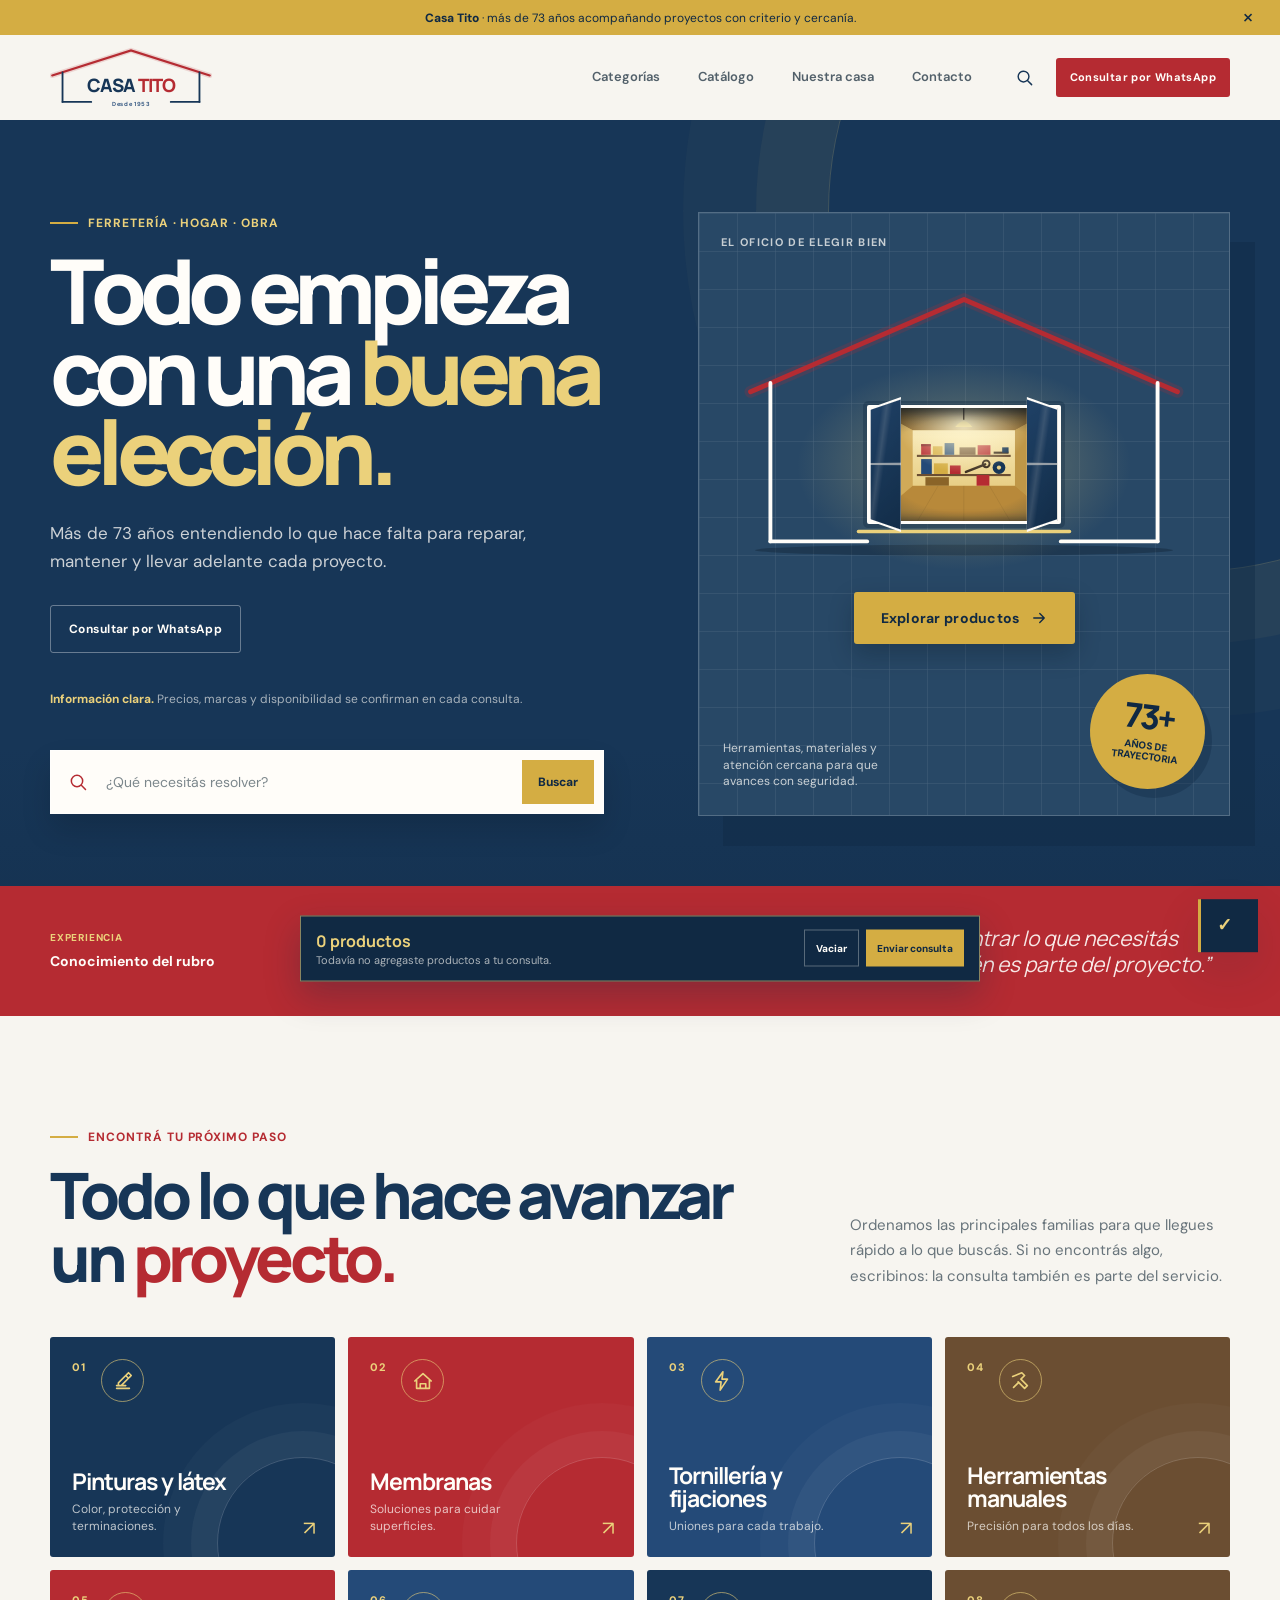
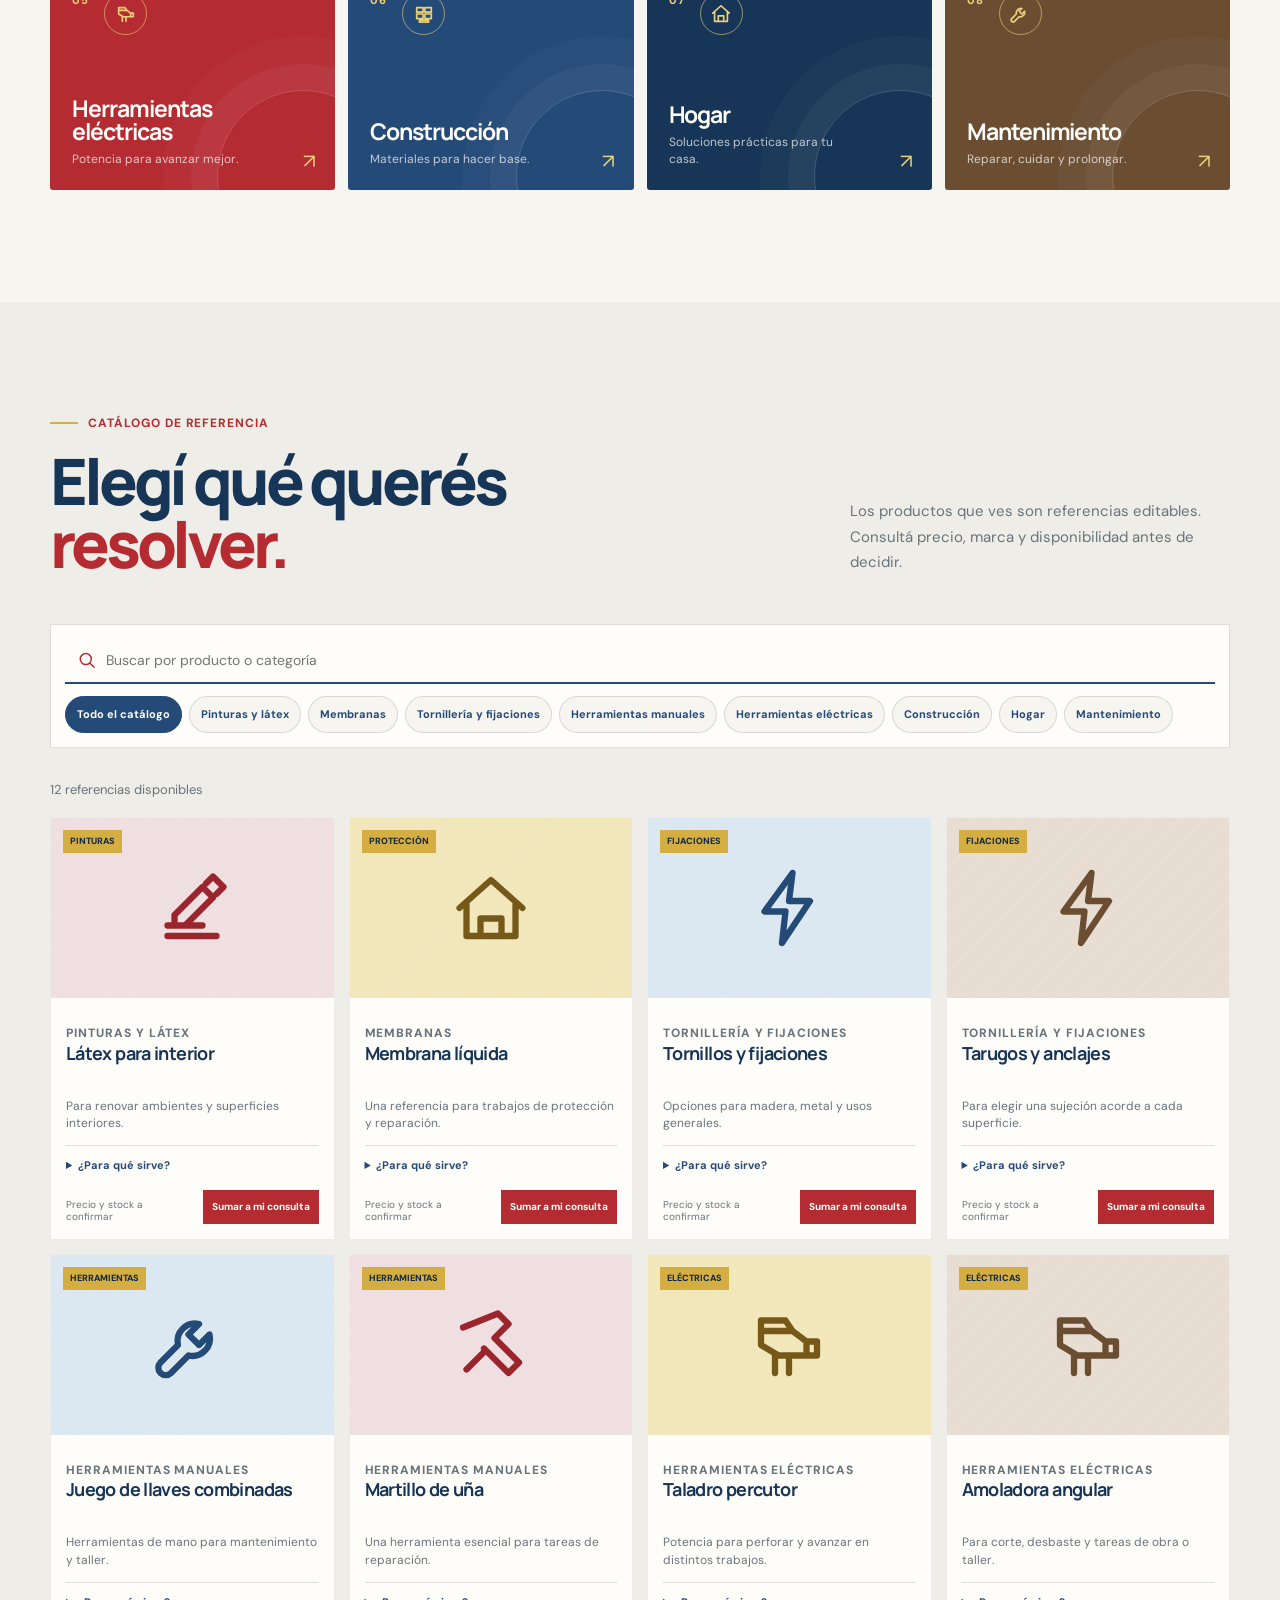
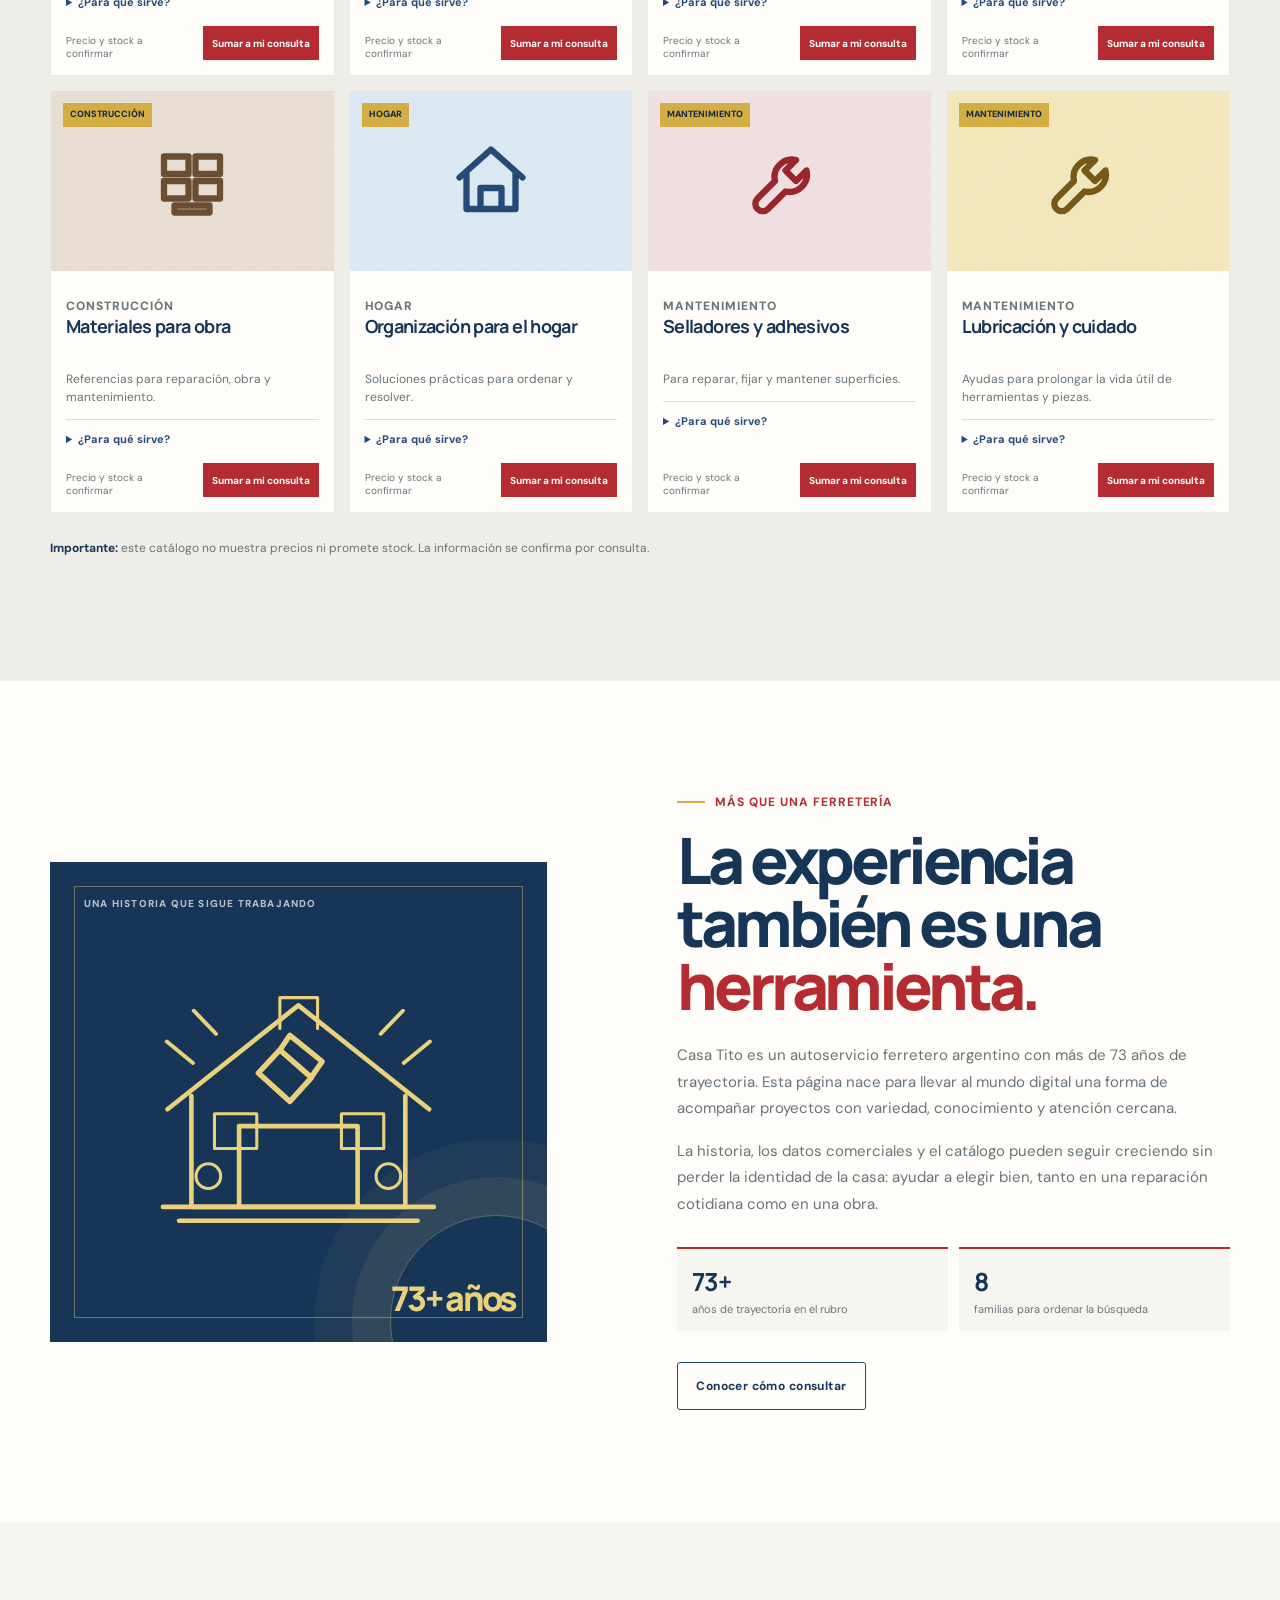
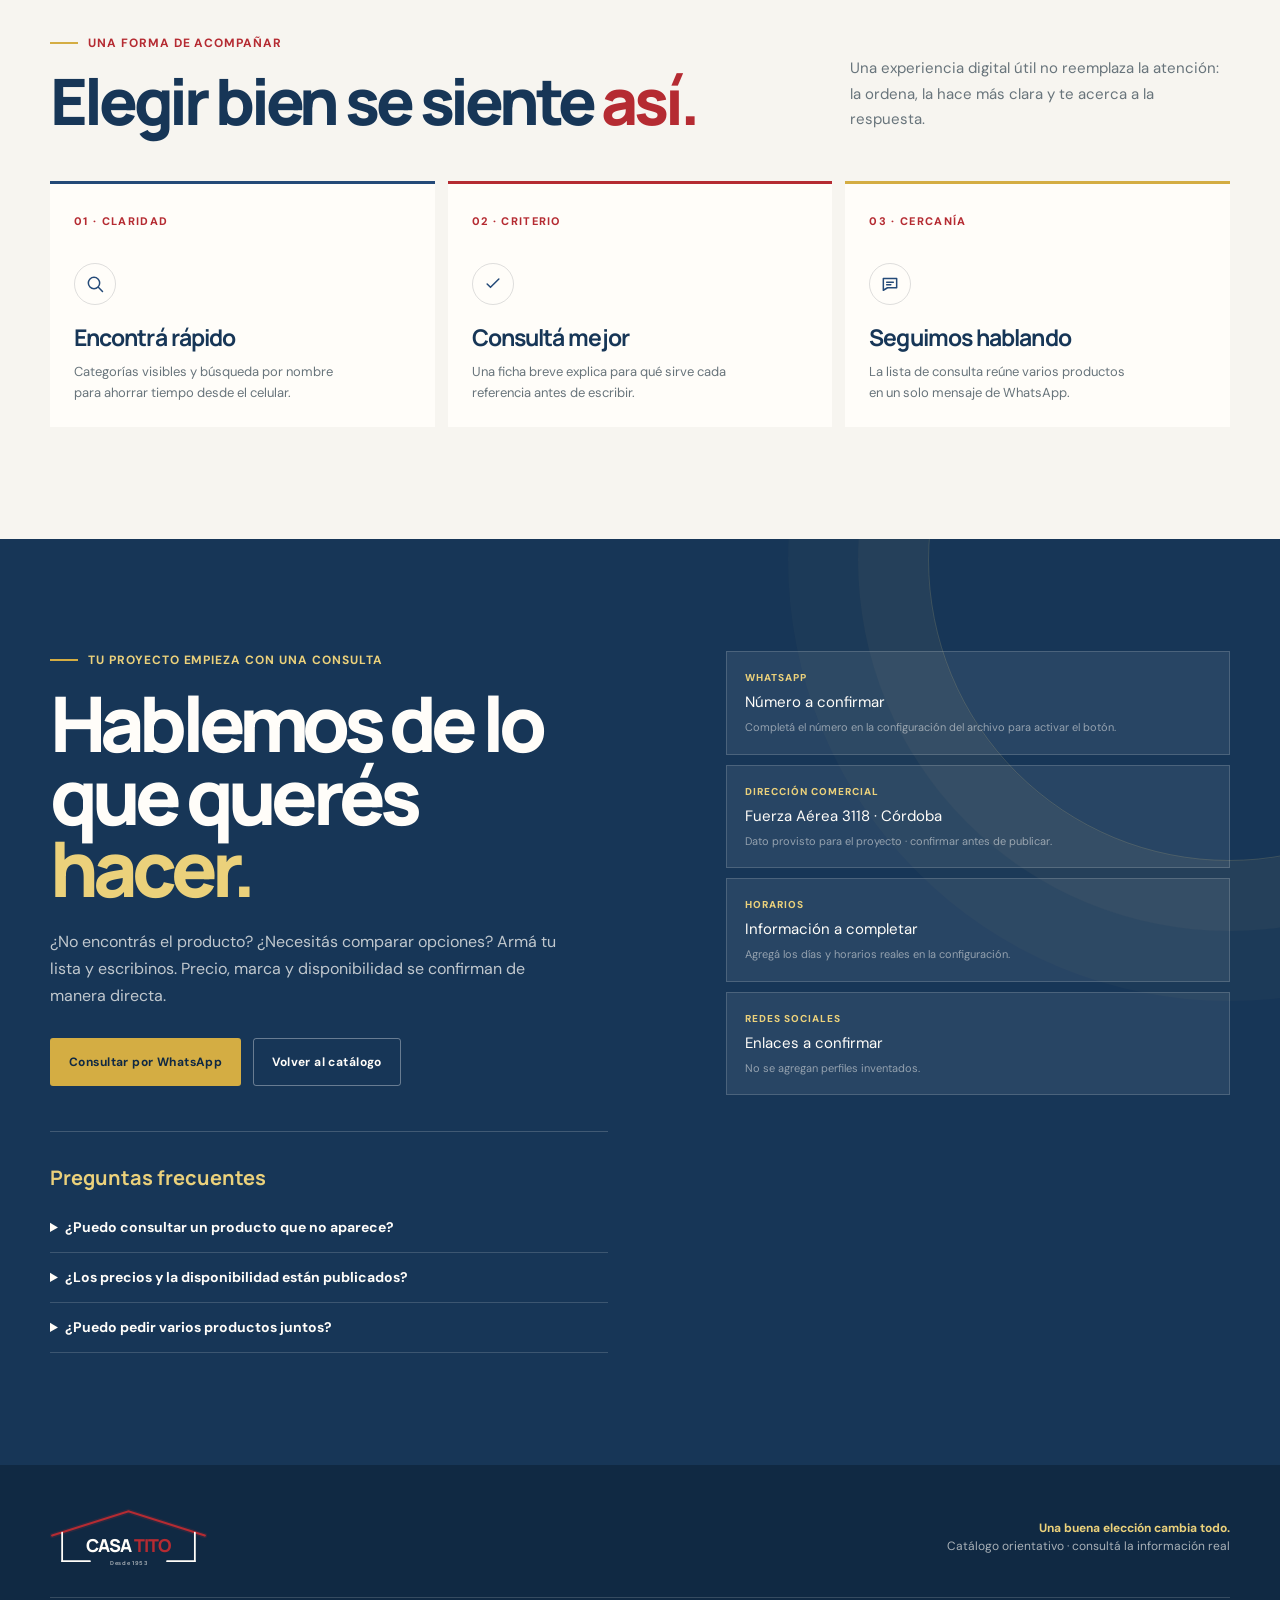
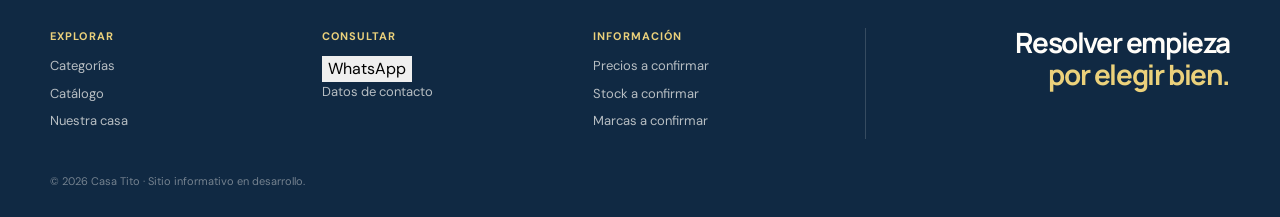
<file: index-4.html>
<!doctype html>
<html lang="es-AR">
<head>
  <meta charset="utf-8">
  <meta name="viewport" content="width=device-width, initial-scale=1">
  <meta name="theme-color" content="#173657">
  <meta name="description" content="Casa Tito: autoservicio ferretero con más de 73 años de trayectoria. Encontrá categorías, productos de referencia y consultá por WhatsApp.">
  <title>Casa Tito | Todo empieza con una buena elección</title>
  <link rel="preconnect" href="https://fonts.googleapis.com">
  <link rel="preconnect" href="https://fonts.gstatic.com" crossorigin>
  <link href="https://fonts.googleapis.com/css2?family=DM+Sans:wght@400;500;600;700&family=Manrope:wght@500;600;700;800&display=swap" rel="stylesheet">
  <script>document.documentElement.className += " js";</script>
  <style>
    :root {
      --blue-950: #102943;
      --blue-900: #173657;
      --blue-800: #244a78;
      --blue-100: #e9eef3;
      --red-700: #9b252c;
      --red-600: #b52b32;
      --red-100: #f6e6e6;
      --yellow-500: #d4ad43;
      --yellow-300: #ebd17b;
      --paper: #f7f5f0;
      --paper-2: #efede7;
      --white: #fffdf9;
      --ink: #17222d;
      --muted: #68747b;
      --line: rgba(23,34,45,.14);
      --shadow: 0 18px 45px rgba(16,41,67,.12);
      --radius: 3px;
      --sans: "DM Sans", Arial, sans-serif;
      --display: "Manrope", "DM Sans", Arial, sans-serif;
    }

    * { box-sizing: border-box; }
    html { scroll-behavior: smooth; }
    body { margin: 0; color: var(--ink); background: var(--paper); font-family: var(--sans); font-size: 16px; line-height: 1.5; overflow-x: hidden; }
    body.menu-open, body.modal-open { overflow: hidden; }
    a { color: inherit; text-decoration: none; }
    button, input { font: inherit; }
    button { border: 0; cursor: pointer; }
    button:disabled { cursor: not-allowed; opacity: .58; }
    :focus-visible { outline: 3px solid var(--yellow-500); outline-offset: 3px; }
    [hidden] { display: none !important; }
    .shell { width: min(1180px, calc(100% - 56px)); margin-inline: auto; }
    .section { padding: 112px 0; }
    .eyebrow { display: flex; align-items: center; gap: 10px; margin: 0 0 18px; color: var(--red-600); font-size: 12px; font-weight: 700; letter-spacing: .08em; text-transform: uppercase; }
    .eyebrow::before { content: ""; width: 28px; height: 2px; background: var(--yellow-500); }
    .eyebrow--light { color: var(--yellow-300); }
    .eyebrow--light::before { background: var(--yellow-500); }
    .section-heading { display: flex; justify-content: space-between; align-items: end; gap: 52px; margin-bottom: 48px; }
    .section-heading h2 { max-width: 690px; margin: 0; color: var(--blue-900); font: 800 clamp(38px, 5vw, 67px)/.98 var(--display); letter-spacing: -.065em; }
    .section-heading h2 em { color: var(--red-600); font-style: normal; }
    .section-heading__copy { max-width: 380px; color: var(--muted); font-size: 15px; line-height: 1.7; }
    .section-heading__copy p { margin: 0; }
    .button { min-height: 48px; padding: 13px 18px; display: inline-flex; align-items: center; justify-content: center; gap: 10px; border: 1px solid transparent; border-radius: var(--radius); font-size: 12px; font-weight: 700; letter-spacing: .035em; transition: transform .2s ease, background .2s ease, color .2s ease, box-shadow .2s ease; }
    .button:hover { transform: translateY(-2px); box-shadow: 0 9px 18px rgba(16,41,67,.15); }
    .button--yellow { color: var(--blue-950); background: var(--yellow-500); }
    .button--yellow:hover { background: var(--yellow-300); }
    .button--red { color: var(--white); background: var(--red-600); }
    .button--red:hover { background: var(--red-700); }
    .button--outline { color: var(--blue-900); border-color: var(--blue-800); background: transparent; }
    .button--outline:hover { color: var(--white); background: var(--blue-800); }
    .button--ghost-light { color: var(--white); border-color: rgba(255,255,255,.35); background: transparent; }
    .button--ghost-light:hover { border-color: var(--yellow-500); color: var(--yellow-300); background: rgba(255,255,255,.06); }
    .text-link { display: inline-flex; align-items: center; gap: 9px; padding-bottom: 4px; color: var(--blue-800); border-bottom: 1px solid var(--yellow-500); font-size: 13px; font-weight: 700; }
    .text-link:hover { color: var(--red-600); }
    .icon { width: 20px; height: 20px; fill: none; stroke: currentColor; stroke-linecap: round; stroke-linejoin: round; stroke-width: 1.8; }

    .notice-bar { position: relative; z-index: 40; min-height: 35px; padding: 8px 46px; display: flex; align-items: center; justify-content: center; color: var(--blue-950); background: var(--yellow-500); font-size: 12px; text-align: center; }
    .notice-bar strong { font-weight: 800; }
    .notice-bar button { position: absolute; right: 18px; top: 3px; width: 28px; height: 28px; color: var(--blue-950); background: transparent; font-size: 22px; line-height: 1; }

    .site-header { position: sticky; top: 0; z-index: 30; color: var(--blue-950); background: rgba(247,245,240,.96); border-bottom: 1px solid transparent; backdrop-filter: blur(14px); transition: box-shadow .25s ease, border-color .25s ease; }
    .site-header.is-scrolled { border-color: var(--line); box-shadow: 0 5px 22px rgba(16,41,67,.08); }
    .nav-wrap { min-height: 84px; display: flex; align-items: center; gap: 30px; }
    .brand { display: inline-flex; align-items: center; flex-shrink: 0; }
    .brand svg { display: block; width: 162px; height: auto; }
    .ct-logo__roof-shadow { fill: none; stroke: var(--red-600); stroke-width: 7; stroke-linecap: round; opacity: .16; }
    .ct-logo__roof { fill: none; stroke: var(--red-600); stroke-width: 3; stroke-linecap: round; }
    .ct-logo__wall, .ct-logo__base { fill: none; stroke: var(--blue-900); stroke-width: 2.5; stroke-linecap: round; }
    .ct-logo__text { fill: var(--blue-900); font: 800 25px var(--display); letter-spacing: -.06em; }
    .ct-logo__accent { fill: var(--red-600); }
    .ct-logo__since { fill: var(--blue-800); font: 600 8px var(--sans); letter-spacing: .11em; }
    .desktop-nav { display: flex; align-items: center; gap: clamp(18px, 3vw, 38px); margin-left: auto; }
    .desktop-nav a { position: relative; padding: 30px 0; color: #52606a; font-size: 13px; font-weight: 600; }
    .desktop-nav a::after { content: ""; position: absolute; left: 0; right: 100%; bottom: 22px; height: 2px; background: var(--red-600); transition: right .2s ease; }
    .desktop-nav a:hover { color: var(--red-600); }
    .desktop-nav a:hover::after { right: 0; }
    .nav-actions { display: flex; align-items: center; gap: 11px; margin-left: 3px; }
    .header-search { width: 40px; height: 40px; display: grid; place-items: center; color: var(--blue-900); background: transparent; border-radius: 50%; }
    .header-search:hover { color: var(--white); background: var(--blue-800); }
    .header-search .icon { width: 19px; height: 19px; }
    .nav-whatsapp { min-height: 39px; padding: 10px 13px; color: var(--white); background: var(--red-600); font-size: 11px; }
    .nav-whatsapp:hover { background: var(--red-700); }
    .menu-toggle { display: none; width: 42px; height: 42px; padding: 8px; color: var(--blue-900); background: transparent; }
    .menu-toggle span { display: block; width: 23px; height: 2px; margin: 5px auto; background: currentColor; transition: transform .2s ease, opacity .2s ease; }
    .menu-toggle.is-active span:first-child { transform: translateY(7px) rotate(45deg); }
    .menu-toggle.is-active span:nth-child(2) { opacity: 0; }
    .menu-toggle.is-active span:last-child { transform: translateY(-7px) rotate(-45deg); }
    .mobile-menu { display: none; }

    .hero { position: relative; overflow: hidden; padding: 92px 0 70px; color: var(--white); background: var(--blue-900); }
    .hero::before { content: ""; position: absolute; width: 720px; height: 720px; right: -270px; top: -270px; border: 1px solid rgba(235,209,123,.2); border-radius: 50%; box-shadow: 0 0 0 72px rgba(235,209,123,.045), 0 0 0 145px rgba(235,209,123,.025); }
    .hero::after { content: ""; position: absolute; left: 0; right: 0; bottom: 0; height: 140px; background: linear-gradient(transparent, rgba(16,41,67,.22)); pointer-events: none; }
    .hero-grid { position: relative; z-index: 1; display: grid; grid-template-columns: minmax(0, 1.02fr) minmax(390px, .98fr); align-items: center; gap: 8%; }
    .hero-copy { max-width: 650px; }
    .hero-copy .eyebrow { color: var(--yellow-300); }
    .hero-copy h1 { max-width: 690px; margin: 0; font: 800 clamp(53px, 7vw, 98px)/.9 var(--display); letter-spacing: -.08em; }
    .hero-copy h1 em { color: var(--yellow-300); font-style: normal; }
    .hero-lead { max-width: 530px; margin: 27px 0 30px; color: rgba(255,253,249,.78); font-size: 17px; line-height: 1.65; }
    .hero-actions { display: flex; flex-wrap: wrap; align-items: center; gap: 15px; }
    .hero-note { margin: 37px 0 0; color: rgba(255,253,249,.62); font-size: 12px; }
    .hero-note strong { color: var(--yellow-300); }
    .hero-search { margin-top: 42px; padding: 9px; display: flex; align-items: center; gap: 10px; max-width: 600px; background: var(--white); border: 1px solid rgba(255,255,255,.4); box-shadow: 0 16px 30px rgba(0,0,0,.14); }
    .hero-search .icon { flex: 0 0 auto; color: var(--red-600); margin-left: 8px; }
    .hero-search input { min-width: 0; flex: 1; height: 44px; padding: 0 8px; color: var(--ink); background: transparent; border: 0; outline: 0; font-size: 14px; }
    .hero-search input::placeholder { color: #7c878c; }
    .hero-search button { min-height: 44px; padding: 0 16px; color: var(--blue-950); background: var(--yellow-500); font-size: 12px; font-weight: 800; }
    .hero-search button:hover { background: var(--yellow-300); }
    .hero-art-wrap { min-height: 530px; position: relative; display: grid; place-items: center; }
    .hero-art { width: min(100%, 550px); position: relative; overflow: hidden; display: flex; flex-direction: column; align-items: center; padding: 60px 24px 26px; background: #284866; border: 1px solid rgba(255,255,255,.2); box-shadow: 25px 30px 0 rgba(16,41,67,.42); }
    .hero-art::before { content: ""; position: absolute; inset: 0; opacity: .16; background-image: linear-gradient(rgba(255,255,255,.4) 1px, transparent 1px), linear-gradient(90deg, rgba(255,255,255,.4) 1px, transparent 1px); background-size: 38px 38px; }
    .hero-art__label { position: absolute; left: 22px; top: 21px; z-index: 1; color: rgba(255,253,249,.74); font-size: 11px; font-weight: 700; letter-spacing: .12em; text-transform: uppercase; }
    .hero-art__stage { position: relative; z-index: 1; width: 100%; display: flex; flex-direction: column; align-items: center; }
    .hero-art__foot { position: relative; z-index: 1; width: 100%; margin-top: 30px; display: flex; align-items: flex-end; justify-content: space-between; gap: 16px; }
    .hero-art__badge { flex: 0 0 auto; width: 115px; height: 115px; padding: 21px 12px; display: grid; place-items: center; color: var(--blue-950); background: var(--yellow-500); border-radius: 50%; text-align: center; transform: rotate(7deg); box-shadow: 8px 8px 0 rgba(16,41,67,.33); }
    .hero-art__badge strong { display: block; font: 800 34px/.9 var(--display); letter-spacing: -.08em; }
    .hero-art__badge span { display: block; margin-top: 8px; font-size: 10px; font-weight: 800; line-height: 1.1; text-transform: uppercase; }
    .hero-art__caption { max-width: 190px; color: rgba(255,253,249,.75); font-size: 12px; line-height: 1.35; }

    /* ===== Casita de Casa Tito: ventana que se abre ===== */
    .casita { position: relative; width: 100%; max-width: 440px; aspect-ratio: 400 / 270; cursor: pointer; -webkit-tap-highlight-color: transparent; }
    .casita__svg { position: absolute; inset: 0; width: 100%; height: 100%; overflow: visible; }
    .ct-h-roof-shadow { fill: none; stroke: var(--red-600); stroke-width: 11; stroke-linecap: round; opacity: .2; }
    .ct-h-roof { fill: none; stroke: var(--red-600); stroke-width: 4.5; stroke-linecap: round; stroke-linejoin: round; }
    .ct-h-wall, .ct-h-base { fill: none; stroke: var(--white); stroke-width: 3.5; stroke-linecap: round; }
    .ct-h-sill { fill: none; stroke: var(--yellow-300); stroke-width: 3; stroke-linecap: round; }
    .ct-h-ground { fill: rgba(8,20,34,.3); }
    .casita__glow { position: absolute; z-index: 1; left: 12%; top: 30%; width: 76%; height: 70%; pointer-events: none; background: radial-gradient(closest-side, rgba(246,224,140,.5), rgba(235,209,123,.16) 58%, rgba(235,209,123,0)); }
    .casita__window { position: absolute; z-index: 2; left: 28%; top: 44.44%; width: 44%; height: 40%; border: 3px solid var(--white); border-radius: 2px; background: #14304f; perspective: 520px; box-shadow: 0 0 0 4px rgba(16,41,67,.35); }
    .casita__reveal { position: absolute; inset: 0; overflow: hidden; }
    .casita__reveal::after { content: ""; position: absolute; inset: 0; pointer-events: none; box-shadow: inset 0 9px 16px rgba(8,20,34,.55), inset 7px 0 12px rgba(8,20,34,.32), inset -7px 0 12px rgba(8,20,34,.32); }
    .casita__interior { display: block; width: 100%; height: 100%; transform-origin: 50% 55%; }
    .casita__leaf { position: absolute; top: 0; bottom: 0; width: 50%; box-sizing: border-box; border: 2px solid var(--white); will-change: transform; -webkit-backface-visibility: hidden; backface-visibility: hidden;
      background:
        linear-gradient(rgba(255,253,249,.85), rgba(255,253,249,.85)) 0 50% / 100% 2px no-repeat,
        linear-gradient(115deg, transparent 26%, rgba(255,255,255,.2) 38%, transparent 50%),
        linear-gradient(160deg, #2b5584, #173657); }
    .casita__leaf::after { content: ""; position: absolute; inset: 0; pointer-events: none; background: #0b1c2e; opacity: 0; }
    .casita__leaf--l { left: 0; transform-origin: 0 50%; border-right-width: 1px; }
    .casita__leaf--r { right: 0; transform-origin: 100% 50%; border-left-width: 1px; }
    .casita__cta { position: relative; z-index: 1; margin-top: 22px; min-height: 52px; padding: 14px 26px; font-size: 14px; letter-spacing: .02em; box-shadow: 0 10px 24px rgba(8,20,34,.28); }
    .casita__cta .icon { width: 18px; height: 18px; flex: 0 0 auto; transition: transform .25s ease; }
    .casita__cta:hover .icon { transform: translateX(4px); }

    /* Estado inicial (solo con JS): la casita se dibuja y la ventana está cerrada */
    .js .casita:not(.is-open) .c-draw { stroke-dasharray: 1; stroke-dashoffset: 1.02; }
    .js .casita:not(.is-open) .ct-h-ground { opacity: 0; }
    .js .casita:not(.is-open) .casita__window { opacity: 0; transform: scale(.97); }
    .js .casita:not(.is-open) .casita__glow { opacity: 0; }
    .js .casita:not(.is-open) .casita__interior { transform: scale(1.16); }
    .js .casita:not(.is-open) + .casita__cta { opacity: 0; visibility: hidden; }

    /* Secuencia de apertura (≈2,3 s): líneas → marco → hojas → luz y profundidad → invitación */
    .casita.is-open .c-draw { stroke-dasharray: 1; stroke-dashoffset: 0; transition: stroke-dashoffset .9s cubic-bezier(.5,0,.2,1); }
    .casita.is-open .ct-h-roof-shadow { transition-delay: .05s; }
    .casita.is-open .ct-h-roof { transition-delay: .1s; }
    .casita.is-open .ct-h-wall { transition-delay: .35s; }
    .casita.is-open .ct-h-base { transition-delay: .55s; }
    .casita.is-open .ct-h-sill { transition-delay: .7s; }
    .casita.is-open .ct-h-ground { transition: opacity 1s ease .4s; }
    .casita.is-open .casita__window { transition: opacity .6s ease .55s, transform .8s cubic-bezier(.2,.7,.2,1) .55s; }
    .casita.is-open .casita__leaf--l { animation: ct-leaf-l 1.5s linear .95s both; }
    .casita.is-open .casita__leaf--r { animation: ct-leaf-r 1.5s linear 1.05s both; }
    .casita.is-open .casita__leaf::after { opacity: .34; transition: opacity 1.3s ease 1s; }
    .casita.is-open .casita__interior { transition: transform 1.9s cubic-bezier(.2,.7,.2,1) .95s; }
    .casita.is-open .casita__glow { transition: opacity 1.5s ease 1.15s; }
    .casita.is-open + .casita__cta { animation: ct-cta-in .8s cubic-bezier(.2,.8,.2,1) 1.5s backwards; }
    @keyframes ct-leaf-l {
      0% { transform: rotateY(0deg); animation-timing-function: cubic-bezier(.3,0,.4,1); }
      12% { transform: rotateY(-3deg); animation-timing-function: cubic-bezier(.35,.05,.15,1); }
      100% { transform: rotateY(-64deg); }
    }
    @keyframes ct-leaf-r {
      0% { transform: rotateY(0deg); animation-timing-function: cubic-bezier(.3,0,.4,1); }
      12% { transform: rotateY(3deg); animation-timing-function: cubic-bezier(.35,.05,.15,1); }
      100% { transform: rotateY(64deg); }
    }
    @keyframes ct-cta-in {
      from { opacity: 0; visibility: hidden; transform: translateY(-24px) scale(.94); }
      to { opacity: 1; visibility: visible; transform: none; }
    }
    /* Sin animación: usuarios que reducen movimiento o que ya la vieron en esta sesión */
    .casita.is-instant, .casita.is-instant * { transition: none !important; animation-duration: 0s !important; animation-delay: 0s !important; }
    .casita.is-instant + .casita__cta { animation: none !important; }
    @media (prefers-reduced-motion: reduce) {
      .casita, .casita * { transition: none !important; animation-duration: 0s !important; animation-delay: 0s !important; }
      .casita + .casita__cta { animation: none !important; }
    }

    .trust-strip { color: var(--white); background: var(--red-600); }
    .trust-grid { min-height: 130px; display: grid; grid-template-columns: repeat(3, 1fr) 1.35fr; align-items: center; gap: 22px; }
    .trust-item { min-height: 46px; padding-left: 18px; display: flex; align-items: center; gap: 12px; border-left: 1px solid rgba(255,253,249,.3); }
    .trust-item:first-child { padding-left: 0; border-left: 0; }
    .trust-item strong { font-size: 14px; line-height: 1.2; }
    .trust-item small { display: block; margin-bottom: 4px; color: var(--yellow-300); font-size: 10px; font-weight: 800; letter-spacing: .08em; text-transform: uppercase; }
    .trust-quote { padding-left: 30px; color: rgba(255,253,249,.9); font: italic 21px/1.25 var(--display); }

    .categories { background: var(--paper); }
    .category-grid { display: grid; grid-template-columns: repeat(4, 1fr); gap: 13px; }
    .category-card { min-height: 220px; padding: 22px; position: relative; display: flex; flex-direction: column; justify-content: space-between; overflow: hidden; color: var(--white); background: var(--blue-800); text-align: left; border-radius: var(--radius); transition: transform .23s ease, box-shadow .23s ease, background .23s ease; }
    .category-card::after { content: ""; width: 170px; height: 170px; position: absolute; right: -54px; bottom: -72px; border: 1px solid rgba(255,255,255,.18); border-radius: 50%; box-shadow: 0 0 0 26px rgba(255,255,255,.04), 0 0 0 54px rgba(255,255,255,.025); }
    .category-card:nth-child(3n + 1) { background: var(--blue-900); }
    .category-card:nth-child(3n + 2) { background: var(--red-600); }
    .category-card:nth-child(4n) { background: #6b4e32; }
    .category-card:hover { transform: translateY(-5px); box-shadow: var(--shadow); }
    .category-card__top { display: flex; align-items: start; justify-content: space-between; gap: 15px; }
    .category-card__number { color: var(--yellow-300); font-size: 11px; font-weight: 800; letter-spacing: .1em; }
    .category-card__icon { width: 43px; height: 43px; display: grid; place-items: center; color: var(--yellow-300); border: 1px solid rgba(235,209,123,.6); border-radius: 50%; }
    .category-card__icon .icon { width: 22px; height: 22px; }
    .category-card h3 { max-width: 175px; margin: 0; font: 700 23px/1.03 var(--display); letter-spacing: -.045em; }
    .category-card p { max-width: 190px; margin: 7px 0 0; color: rgba(255,253,249,.72); font-size: 12px; line-height: 1.45; }
    .category-card__link { position: absolute; right: 19px; bottom: 19px; color: var(--yellow-300); font-size: 20px; line-height: 1; }

    .catalog { background: var(--paper-2); }
    .catalog-toolbar { margin-bottom: 32px; padding: 14px; display: flex; flex-wrap: wrap; align-items: center; gap: 12px; background: var(--white); border: 1px solid var(--line); }
    .catalog-search { min-width: 240px; flex: 1 1 290px; height: 45px; padding: 0 12px; display: flex; align-items: center; gap: 9px; border-bottom: 2px solid var(--blue-800); }
    .catalog-search .icon { color: var(--red-600); }
    .catalog-search input { width: 100%; height: 100%; min-width: 0; padding: 0; color: var(--ink); border: 0; outline: 0; background: transparent; font-size: 14px; }
    .filter-list { display: flex; flex-wrap: wrap; gap: 7px; }
    .filter-chip { min-height: 37px; padding: 8px 11px; color: var(--blue-800); background: var(--paper); border: 1px solid var(--line); border-radius: 99px; font-size: 11px; font-weight: 700; }
    .filter-chip:hover, .filter-chip.is-active { color: var(--white); background: var(--blue-800); border-color: var(--blue-800); }
    .catalog-status { min-height: 21px; margin: 0 0 16px; color: var(--muted); font-size: 13px; }
    .product-grid { display: grid; grid-template-columns: repeat(4, 1fr); gap: 14px; }
    .product-card { min-width: 0; display: flex; flex-direction: column; background: var(--white); border: 1px solid rgba(23,34,45,.08); transition: transform .23s ease, box-shadow .23s ease; }
    .product-card:hover { transform: translateY(-5px); box-shadow: var(--shadow); }
    .product-art { height: 180px; position: relative; display: grid; place-items: center; overflow: hidden; color: var(--blue-900); background: #dfe6ea; }
    .product-art::before { content: ""; position: absolute; inset: 0; opacity: .3; background-image: linear-gradient(135deg, transparent 0 47%, rgba(255,255,255,.55) 48% 49%, transparent 50% 100%); background-size: 26px 26px; }
    .product-art--red { color: var(--red-700); background: #f0dfe0; }
    .product-art--yellow { color: #765919; background: #f2e7bb; }
    .product-art--blue { color: var(--blue-800); background: #dce8f1; }
    .product-art--sand { color: #6b4e32; background: #e8ddd2; }
    .product-art svg { width: 84px; height: 84px; position: relative; z-index: 1; }
    .product-art__tag { position: absolute; z-index: 2; left: 12px; top: 12px; padding: 5px 7px; color: var(--blue-950); background: var(--yellow-500); font-size: 9px; font-weight: 800; text-transform: uppercase; }
    .product-card__body { flex: 1; padding: 17px 15px 15px; display: flex; flex-direction: column; }
    .product-card__category { margin: 0 0 7px; color: var(--red-600); font-size: 10px; font-weight: 800; letter-spacing: .08em; text-transform: uppercase; }
    .product-card h3 { min-height: 45px; margin: 0; color: var(--blue-900); font: 700 18px/1.15 var(--display); letter-spacing: -.035em; }
    .product-card p { margin: 10px 0 0; color: var(--muted); font-size: 12px; line-height: 1.48; }
    .product-card details { margin-top: 12px; padding-top: 11px; border-top: 1px solid var(--line); color: var(--blue-800); font-size: 11px; }
    .product-card summary { cursor: pointer; font-weight: 700; }
    .product-card details p { margin: 7px 0 0; font-size: 11px; }
    .product-card__footer { margin-top: auto; padding-top: 16px; display: flex; align-items: end; justify-content: space-between; gap: 10px; }
    .product-card__note { max-width: 130px; color: var(--muted); font-size: 10px; line-height: 1.25; }
    .query-button { min-height: 34px; padding: 8px 9px; color: var(--white); background: var(--red-600); font-size: 10px; font-weight: 800; white-space: nowrap; }
    .query-button:hover, .query-button.is-added { background: var(--blue-800); }
    .no-results { padding: 60px 20px; color: var(--muted); background: var(--white); text-align: center; }
    .no-results strong { display: block; margin-bottom: 8px; color: var(--blue-900); font: 700 21px var(--display); }
    .catalog-footnote { margin-top: 26px; color: var(--muted); font-size: 12px; }
    .catalog-footnote strong { color: var(--blue-900); }

    .story { background: var(--white); }
    .story-grid { display: grid; grid-template-columns: .9fr 1fr; align-items: center; gap: 11%; }
    .story-art { min-height: 480px; position: relative; padding: 35px; display: grid; place-items: center; overflow: hidden; color: var(--yellow-300); background: var(--blue-900); }
    .story-art::before { content: ""; position: absolute; inset: 24px; border: 1px solid rgba(235,209,123,.42); }
    .story-art::after { content: ""; width: 210px; height: 210px; position: absolute; right: -55px; bottom: -85px; border: 1px solid rgba(235,209,123,.35); border-radius: 50%; box-shadow: 0 0 0 38px rgba(235,209,123,.08), 0 0 0 76px rgba(235,209,123,.04); }
    .story-art svg { width: 90%; height: 90%; position: relative; z-index: 1; }
    .story-art__label { position: absolute; z-index: 2; left: 34px; top: 34px; color: rgba(255,253,249,.7); font-size: 10px; font-weight: 800; letter-spacing: .12em; text-transform: uppercase; }
    .story-art__year { position: absolute; z-index: 2; right: 32px; bottom: 28px; color: var(--yellow-300); font: 800 34px/.9 var(--display); letter-spacing: -.08em; }
    .story-copy h2 { margin: 0 0 25px; color: var(--blue-900); font: 800 clamp(39px, 5vw, 64px)/.98 var(--display); letter-spacing: -.065em; }
    .story-copy h2 em { color: var(--red-600); font-style: normal; }
    .story-copy > p:not(.eyebrow) { max-width: 570px; margin: 0 0 17px; color: var(--muted); font-size: 15px; line-height: 1.75; }
    .fact-grid { margin: 30px 0 31px; display: grid; grid-template-columns: repeat(2, 1fr); gap: 11px; }
    .fact { padding: 15px; border-top: 2px solid var(--red-600); background: var(--paper); }
    .fact strong { display: block; color: var(--blue-900); font: 700 25px var(--display); letter-spacing: -.05em; }
    .fact span { display: block; margin-top: 3px; color: var(--muted); font-size: 11px; line-height: 1.3; }

    .principles { background: var(--paper); }
    .principles-grid { display: grid; grid-template-columns: repeat(3, 1fr); gap: 13px; }
    .principle { min-height: 245px; padding: 24px; position: relative; background: var(--white); border-top: 3px solid var(--blue-800); }
    .principle:nth-child(2) { border-top-color: var(--red-600); }
    .principle:nth-child(3) { border-top-color: var(--yellow-500); }
    .principle__number { color: var(--red-600); font-size: 11px; font-weight: 800; letter-spacing: .12em; }
    .principle__icon { width: 42px; height: 42px; margin: 31px 0 16px; display: grid; place-items: center; color: var(--blue-800); border: 1px solid var(--line); border-radius: 50%; }
    .principle h3 { margin: 0 0 9px; color: var(--blue-900); font: 700 23px var(--display); letter-spacing: -.04em; }
    .principle p { max-width: 270px; margin: 0; color: var(--muted); font-size: 13px; line-height: 1.6; }

    .contact { position: relative; overflow: hidden; color: var(--white); background: var(--blue-900); }
    .contact::after { content: ""; width: 600px; height: 600px; position: absolute; right: -250px; top: -280px; border: 1px solid rgba(235,209,123,.18); border-radius: 50%; box-shadow: 0 0 0 70px rgba(235,209,123,.04), 0 0 0 140px rgba(235,209,123,.025); }
    .contact-grid { position: relative; z-index: 1; display: grid; grid-template-columns: 1.05fr .95fr; gap: 10%; align-items: start; }
    .contact h2 { max-width: 680px; margin: 0; font: 800 clamp(45px, 6vw, 78px)/.94 var(--display); letter-spacing: -.075em; }
    .contact h2 em { color: var(--yellow-300); font-style: normal; }
    .contact-lead { max-width: 510px; margin: 24px 0 28px; color: rgba(255,253,249,.73); font-size: 16px; line-height: 1.7; }
    .contact-actions { display: flex; flex-wrap: wrap; gap: 12px; }
    .contact-data { display: grid; gap: 10px; }
    .contact-card { padding: 18px; background: rgba(255,253,249,.075); border: 1px solid rgba(255,253,249,.16); }
    .contact-card__label { display: block; margin-bottom: 5px; color: var(--yellow-300); font-size: 10px; font-weight: 800; letter-spacing: .1em; text-transform: uppercase; }
    .contact-card__value { color: var(--white); font-size: 15px; }
    .contact-card__hint { display: block; margin-top: 5px; color: rgba(255,253,249,.5); font-size: 11px; }
    .faq { margin-top: 45px; padding-top: 32px; border-top: 1px solid rgba(255,253,249,.18); }
    .faq h3 { margin: 0 0 12px; color: var(--yellow-300); font: 700 20px var(--display); }
    .faq details { padding: 14px 0; border-bottom: 1px solid rgba(255,253,249,.16); }
    .faq summary { cursor: pointer; color: var(--white); font-size: 14px; font-weight: 700; }
    .faq p { max-width: 680px; margin: 9px 0 0; color: rgba(255,253,249,.65); font-size: 13px; line-height: 1.6; }

    .site-footer { padding: 42px 0 28px; color: var(--white); background: var(--blue-950); }
    .footer-top { display: flex; align-items: center; gap: 25px; padding-bottom: 30px; border-bottom: 1px solid rgba(255,253,249,.16); }
    .footer-top .brand svg { width: 157px; }
    .footer-top .ct-logo__text { fill: var(--white); }
    .footer-top .ct-logo__wall, .footer-top .ct-logo__base { stroke: var(--white); }
    .footer-top .ct-logo__since { fill: rgba(255,253,249,.65); }
    .footer-note { margin-left: auto; color: rgba(255,253,249,.64); font-size: 12px; text-align: right; }
    .footer-note strong { color: var(--yellow-300); }
    .footer-grid { padding-top: 30px; display: grid; grid-template-columns: repeat(3, 1fr) 1.5fr; gap: 28px; }
    .footer-grid h3 { margin: 0 0 12px; color: var(--yellow-300); font-size: 11px; letter-spacing: .1em; text-transform: uppercase; }
    .footer-grid a, .footer-grid span { display: block; margin-bottom: 8px; color: rgba(255,253,249,.7); font-size: 13px; }
    .footer-grid a:hover { color: var(--yellow-300); }
    .footer-slogan { padding-left: 22px; border-left: 1px solid rgba(255,253,249,.16); text-align: right; }
    .footer-slogan strong { color: var(--white); font: 700 28px/1 var(--display); letter-spacing: -.05em; }
    .footer-slogan em { color: var(--yellow-300); font-style: normal; }
    .footer-bottom { margin-top: 34px; color: rgba(255,253,249,.42); font-size: 11px; }

    .query-tray { position: fixed; z-index: 35; left: 50%; bottom: 20px; width: min(680px, calc(100% - 32px)); padding: 13px 15px; display: flex; align-items: center; gap: 14px; color: var(--white); background: var(--blue-950); border: 1px solid rgba(235,209,123,.55); box-shadow: 0 14px 35px rgba(16,41,67,.28); transform: translate(-50%, calc(100% + 35px)); transition: transform .35s cubic-bezier(.2,.7,.2,1); }
    .query-tray.is-visible { transform: translate(-50%, 0); }
    .query-tray__copy { min-width: 0; flex: 1; }
    .query-tray__copy strong { display: block; color: var(--yellow-300); font: 700 16px var(--display); }
    .query-tray__copy span { display: block; overflow: hidden; color: rgba(255,253,249,.65); font-size: 11px; text-overflow: ellipsis; white-space: nowrap; }
    .query-tray__actions { display: flex; flex-shrink: 0; gap: 7px; }
    .query-tray__actions button { min-height: 37px; padding: 8px 11px; font-size: 10px; font-weight: 800; }
    .query-tray__clear { color: var(--white); background: transparent; border: 1px solid rgba(255,253,249,.3); }
    .query-tray__send { color: var(--blue-950); background: var(--yellow-500); }
    .query-tray__send:hover { background: var(--yellow-300); }
    .toast { position: fixed; z-index: 60; right: 22px; bottom: 22px; max-width: min(390px, calc(100% - 44px)); padding: 13px 16px; display: flex; align-items: center; gap: 10px; color: var(--white); background: var(--blue-950); border-left: 3px solid var(--yellow-500); box-shadow: var(--shadow); transform: translateY(140%); transition: transform .3s ease; }
    .toast.is-visible { transform: translateY(0); }
    .toast strong { color: var(--yellow-300); font-size: 18px; }
    .toast p { margin: 0; font-size: 12px; }
    .sr-only { position: absolute; width: 1px; height: 1px; padding: 0; margin: -1px; overflow: hidden; clip: rect(0,0,0,0); white-space: nowrap; border: 0; }
    .reveal { opacity: 0; transform: translateY(20px); transition: opacity .7s ease, transform .7s cubic-bezier(.2,.7,.2,1); }
    .reveal.is-visible { opacity: 1; transform: none; }

    @media (max-width: 1040px) {
      .shell { width: min(100% - 42px, 760px); }
      .desktop-nav { gap: 18px; }
      .nav-whatsapp { padding-inline: 10px; }
      .hero-grid { gap: 5%; }
      .hero-copy h1 { font-size: clamp(50px, 7vw, 76px); }
      .hero-art-wrap { min-height: 460px; }
      .category-grid, .product-grid { grid-template-columns: repeat(2, 1fr); }
      .category-card { min-height: 205px; }
      .product-art { height: 220px; }
    }

    @media (max-width: 720px) {
      .shell { width: calc(100% - 36px); }
      .section { padding: 76px 0; }
      .notice-bar { min-height: 34px; padding-inline: 40px; font-size: 10px; }
      .notice-bar button { right: 8px; }
      .nav-wrap { min-height: 72px; }
      .brand svg { width: 145px; }
      .desktop-nav, .header-search { display: none; }
      .nav-actions { margin-left: auto; }
      .nav-whatsapp { display: none; }
      .menu-toggle { display: block; }
      .mobile-menu { max-height: 0; display: flex; flex-direction: column; overflow: hidden; background: var(--paper); transition: max-height .3s ease; }
      .mobile-menu.is-open { max-height: 365px; padding: 9px 18px 21px; border-top: 1px solid var(--line); }
      .mobile-menu a { padding: 13px 0; display: flex; justify-content: space-between; color: var(--blue-900); border-bottom: 1px solid var(--line); font: 700 20px var(--display); }
      .mobile-menu a::after { content: "↗"; color: var(--red-600); font: 18px var(--sans); }
      .mobile-menu .mobile-contact { margin-top: 18px; }
      .hero { padding: 68px 0 53px; }
      .hero::before { width: 420px; height: 420px; right: -230px; top: -160px; }
      .hero-grid { display: flex; flex-direction: column; align-items: stretch; gap: 48px; }
      .hero-copy h1 { font-size: clamp(49px, 14vw, 78px); }
      .hero-lead { margin-top: 21px; font-size: 15px; }
      .hero-actions { align-items: flex-start; flex-direction: column; }
      .hero-search { margin-top: 31px; }
      .hero-search button { padding-inline: 12px; }
      .hero-art-wrap { order: -1; min-height: 0; }
      .hero-art { width: 100%; padding: 56px 12px 16px; box-shadow: 14px 18px 0 rgba(16,41,67,.42); }
      .hero-art__foot { margin-top: 20px; padding: 0 6px; }
      .hero-art__caption { max-width: 150px; font-size: 11px; }
      .hero-art__badge { width: 91px; height: 91px; padding: 15px 8px; }
      .hero-art__badge strong { font-size: 27px; }
      .hero-art__badge span { margin-top: 5px; font-size: 8px; }
      .casita__cta { width: 100%; max-width: 330px; margin-top: 18px; }
      .trust-grid { padding: 28px 0; grid-template-columns: 1fr 1fr; gap: 22px 13px; }
      .trust-item { padding-left: 0; border-left: 0; }
      .trust-item strong { font-size: 12px; }
      .trust-quote { grid-column: 1 / -1; padding: 17px 0 0; border-top: 1px solid rgba(255,253,249,.28); font-size: 18px; }
      .section-heading { display: block; margin-bottom: 35px; }
      .section-heading__copy { margin-top: 20px; font-size: 14px; }
      .section-heading h2 { font-size: 45px; }
      .category-grid { grid-template-columns: repeat(2, 1fr); gap: 9px; }
      .category-card { min-height: 185px; padding: 16px; }
      .category-card h3 { max-width: 145px; font-size: 20px; }
      .category-card p { font-size: 10px; }
      .category-card__icon { width: 35px; height: 35px; }
      .category-card__icon .icon { width: 18px; height: 18px; }
      .category-card__link { right: 13px; bottom: 13px; }
      .catalog-toolbar { padding: 10px; }
      .catalog-search { min-width: 100%; }
      .filter-list { flex-wrap: nowrap; max-width: 100%; overflow-x: auto; padding-bottom: 2px; }
      .filter-chip { flex-shrink: 0; }
      .product-grid { grid-template-columns: 1fr 1fr; gap: 9px; }
      .product-art { height: 160px; }
      .product-art svg { width: 64px; height: 64px; }
      .product-card__body { padding: 13px 10px 11px; }
      .product-card__category { font-size: 8px; }
      .product-card h3 { min-height: 46px; font-size: 15px; }
      .product-card p { font-size: 11px; }
      .product-card details { font-size: 10px; }
      .product-card__footer { display: block; }
      .product-card__note { max-width: none; margin-bottom: 10px; }
      .query-button { width: 100%; }
      .story-grid, .contact-grid { display: flex; flex-direction: column; gap: 44px; }
      .story-art { width: 100%; min-height: 340px; }
      .story-art__year { font-size: 28px; }
      .story-copy h2 { font-size: 45px; }
      .fact-grid { gap: 8px; }
      .fact { padding: 12px; }
      .fact strong { font-size: 21px; }
      .principles-grid { grid-template-columns: 1fr; gap: 10px; }
      .principle { min-height: 205px; }
      .contact h2 { font-size: 52px; }
      .contact-data { width: 100%; }
      .footer-top { align-items: flex-start; flex-wrap: wrap; }
      .footer-note { width: 100%; margin-left: 0; text-align: left; }
      .footer-grid { grid-template-columns: 1fr 1fr; gap: 25px 17px; }
      .footer-slogan { grid-column: 1 / -1; padding: 22px 0 0; border-top: 1px solid rgba(255,253,249,.16); border-left: 0; text-align: left; }
      .query-tray { bottom: 10px; gap: 9px; }
      .query-tray__actions { flex-direction: column; }
      .query-tray__actions button { min-height: 32px; }
      .toast { right: 14px; bottom: 14px; max-width: calc(100% - 28px); }
    }

    @media (max-width: 390px) {
      .shell { width: calc(100% - 28px); }
      .category-card { min-height: 172px; padding: 13px; }
      .category-card h3 { font-size: 18px; }
      .product-grid { gap: 7px; }
      .product-art { height: 145px; }
      .product-card h3 { font-size: 14px; }
      .contact h2 { font-size: 46px; }
    }

    @media (prefers-reduced-motion: reduce) {
      *, *::before, *::after { scroll-behavior: auto !important; animation-duration: .01ms !important; transition-duration: .01ms !important; }
      .reveal { opacity: 1; transform: none; }
    }
  </style>
</head>
<body>
  <div class="notice-bar" id="notice-bar">
    <span><strong>Casa Tito</strong> · más de 73 años acompañando proyectos con criterio y cercanía.</span>
    <button type="button" id="notice-close" aria-label="Cerrar aviso">×</button>
  </div>

  <header class="site-header" id="inicio">
    <div class="shell nav-wrap">
      <a class="brand" href="#inicio" aria-label="Casa Tito, volver al inicio">
        <svg viewBox="0 0 220 84" aria-hidden="true" focusable="false" xmlns="http://www.w3.org/2000/svg">
          <path class="ct-logo__roof-shadow" d="M3 40 L110 6 L217 40"/>
          <path class="ct-logo__roof" d="M3 40 L110 6 L217 40"/>
          <path class="ct-logo__wall" d="M17 36 V76 M203 36 V76"/>
          <path class="ct-logo__base" d="M17 76 H56 M203 76 H164"/>
          <text class="ct-logo__since" x="110.5" y="81" text-anchor="middle">Desde 1953</text>
          <text class="ct-logo__text" x="110" y="63" text-anchor="middle"><tspan>CASA </tspan><tspan class="ct-logo__accent">TITO</tspan></text>
        </svg>
      </a>
      <nav class="desktop-nav" aria-label="Navegación principal">
        <a href="#categorias">Categorías</a>
        <a href="#catalogo">Catálogo</a>
        <a href="#casa-tito">Nuestra casa</a>
        <a href="#contacto">Contacto</a>
      </nav>
      <div class="nav-actions">
        <button class="header-search" type="button" id="header-search" aria-label="Buscar productos">
          <svg class="icon" aria-hidden="true"><use href="#i-search"/></svg>
        </button>
        <button class="button nav-whatsapp" type="button" data-whatsapp>Consultar por WhatsApp</button>
        <button class="menu-toggle" type="button" id="menu-toggle" aria-label="Abrir menú" aria-expanded="false"><span></span><span></span><span></span></button>
      </div>
    </div>
    <nav class="mobile-menu" id="mobile-menu" aria-label="Navegación móvil" aria-hidden="true">
      <a href="#categorias">Categorías</a>
      <a href="#catalogo">Catálogo</a>
      <a href="#casa-tito">Nuestra casa</a>
      <a href="#contacto">Contacto</a>
      <button class="button button--red mobile-contact" type="button" data-whatsapp>Consultar por WhatsApp</button>
    </nav>
  </header>

  <main>
    <section class="hero" aria-labelledby="hero-title">
      <div class="shell hero-grid">
        <div class="hero-copy reveal">
          <p class="eyebrow eyebrow--light">Ferretería · hogar · obra</p>
          <h1 id="hero-title">Todo empieza con una <em>buena elección.</em></h1>
          <p class="hero-lead">Más de 73 años entendiendo lo que hace falta para reparar, mantener y llevar adelante cada proyecto.</p>
          <div class="hero-actions">
            <button class="button button--ghost-light" type="button" data-whatsapp>Consultar por WhatsApp</button>
          </div>
          <p class="hero-note"><strong>Información clara.</strong> Precios, marcas y disponibilidad se confirman en cada consulta.</p>
          <form class="hero-search" id="hero-search-form" role="search">
            <svg class="icon" aria-hidden="true"><use href="#i-search"/></svg>
            <label class="sr-only" for="hero-search">¿Qué estás buscando?</label>
            <input id="hero-search" type="search" placeholder="¿Qué necesitás resolver?" autocomplete="off">
            <button type="submit">Buscar</button>
          </form>
        </div>
        <div class="hero-art-wrap">
          <div class="hero-art" role="group" aria-label="La casita de Casa Tito: una invitación a explorar los productos">
            <span class="hero-art__label">El oficio de elegir bien</span>
            <div class="hero-art__stage">
              <div class="casita" id="casita" aria-hidden="true">
                <svg class="casita__svg" viewBox="0 0 400 270" focusable="false" xmlns="http://www.w3.org/2000/svg">
                  <ellipse class="ct-h-ground" cx="200" cy="252" rx="190" ry="5"/>
                  <path class="ct-h-roof-shadow c-draw" pathLength="1" d="M6 108 L200 24 L394 108"/>
                  <path class="ct-h-roof c-draw" pathLength="1" d="M6 108 L200 24 L394 108"/>
                  <path class="ct-h-wall c-draw" pathLength="1" d="M24 100 V244"/>
                  <path class="ct-h-wall c-draw" pathLength="1" d="M376 100 V244"/>
                  <path class="ct-h-base c-draw" pathLength="1" d="M24 244 H112"/>
                  <path class="ct-h-base c-draw" pathLength="1" d="M376 244 H288"/>
                  <path class="ct-h-sill c-draw" pathLength="1" d="M104 235 H296"/>
                </svg>
                <div class="casita__glow"></div>
                <div class="casita__window">
                  <div class="casita__reveal">
                    <svg class="casita__interior" viewBox="0 0 176 108" preserveAspectRatio="xMidYMid slice" focusable="false" xmlns="http://www.w3.org/2000/svg">
                      <defs>
                        <linearGradient id="ct-wallg" x1="0" y1="0" x2="0" y2="1"><stop offset="0" stop-color="#f7e8b6"/><stop offset="1" stop-color="#e8cf86"/></linearGradient>
                        <radialGradient id="ct-lampg" cx=".5" cy=".5" r=".5"><stop offset="0" stop-color="#fff6cf" stop-opacity=".95"/><stop offset="1" stop-color="#fff6cf" stop-opacity="0"/></radialGradient>
                        <radialGradient id="ct-vig" cx=".5" cy=".5" r=".75"><stop offset=".55" stop-color="#102943" stop-opacity="0"/><stop offset="1" stop-color="#102943" stop-opacity=".5"/></radialGradient>
                      </defs>
                      <rect width="176" height="108" fill="#c79b44"/>
                      <polygon points="0,0 176,0 136,22 40,22" fill="#8a6428"/>
                      <polygon points="0,108 176,108 136,74 40,74" fill="#b8893a"/>
                      <polygon points="0,0 40,22 40,74 0,108" fill="#d1aa58"/>
                      <polygon points="176,0 136,22 136,74 176,108" fill="#bf9747"/>
                      <rect x="40" y="22" width="96" height="52" fill="url(#ct-wallg)"/>
                      <g stroke="#3b2d1f" stroke-opacity=".12" stroke-width=".7"><path d="M64 74 L44 108M112 74 L132 108M88 74 V108"/></g>
                      <rect x="44" y="45" width="88" height="2" fill="#6b4e32"/>
                      <rect x="44" y="63" width="88" height="2" fill="#6b4e32"/>
                      <rect x="48" y="35" width="9" height="10" fill="#b52b32"/><rect x="48" y="35" width="9" height="2" fill="#7e1d23"/>
                      <rect x="59" y="37" width="9" height="8" fill="#d4ad43"/>
                      <rect x="70" y="34" width="9" height="11" fill="#244a78"/>
                      <rect x="84" y="38" width="15" height="7" fill="#6b4e32"/>
                      <rect x="101" y="36" width="12" height="9" fill="#b52b32"/>
                      <rect x="116" y="42" width="14" height="2" fill="#3b2d1f"/><rect x="124" y="38" width="6" height="5" fill="#173657"/>
                      <rect x="48" y="49" width="10" height="14" fill="#244a78"/>
                      <rect x="60" y="53" width="13" height="10" fill="#d4ad43"/>
                      <rect x="75" y="55" width="10" height="8" fill="#b52b32"/>
                      <path d="M90 61 L108 54" stroke="#3b2d1f" stroke-width="2.4" stroke-linecap="round" fill="none"/><circle cx="109" cy="53.5" r="3.2" fill="none" stroke="#3b2d1f" stroke-width="1.8"/>
                      <circle cx="121" cy="57" r="6" fill="#173657"/><circle cx="121" cy="57" r="2" fill="#e8cf86"/>
                      <rect x="52" y="66" width="22" height="8" fill="#8a6428"/>
                      <rect x="100" y="64" width="12" height="10" fill="#b52b32"/>
                      <ellipse cx="88" cy="16" rx="62" ry="46" fill="url(#ct-lampg)"/>
                      <path d="M88 0 V12" stroke="#3b2d1f" stroke-width="1"/><path d="M80 19 Q88 8 96 19 Z" fill="#fff0b8"/>
                      <rect width="176" height="108" fill="url(#ct-vig)"/>
                    </svg>
                  </div>
                  <div class="casita__leaf casita__leaf--l"></div>
                  <div class="casita__leaf casita__leaf--r"></div>
                </div>
              </div>
              <a class="button button--yellow casita__cta" href="#catalogo">Explorar productos <svg class="icon" aria-hidden="true" viewBox="0 0 24 24"><path d="M5 12h14M13 6l6 6-6 6"/></svg></a>
            </div>
            <div class="hero-art__foot">
              <div class="hero-art__caption">Herramientas, materiales y atención cercana para que avances con seguridad.</div>
              <div class="hero-art__badge"><div><strong>73+</strong><span>años de<br>trayectoria</span></div></div>
            </div>
          </div>
        </div>
      </div>
    </section>

    <section class="trust-strip" aria-label="Lo que distingue a Casa Tito">
      <div class="shell trust-grid">
        <div class="trust-item"><div><small>Experiencia</small><strong>Conocimiento del rubro</strong></div></div>
        <div class="trust-item"><div><small>Variedad</small><strong>Familias para resolver</strong></div></div>
        <div class="trust-item"><div><small>Atención</small><strong>Una consulta con criterio</strong></div></div>
        <div class="trust-quote">“Encontrar lo que necesitás también es parte del proyecto.”</div>
      </div>
    </section>

    <section class="section categories" id="categorias" aria-labelledby="categories-title">
      <div class="shell">
        <div class="section-heading reveal">
          <div><p class="eyebrow">Encontrá tu próximo paso</p><h2 id="categories-title">Todo lo que hace avanzar un <em>proyecto.</em></h2></div>
          <div class="section-heading__copy"><p>Ordenamos las principales familias para que llegues rápido a lo que buscás. Si no encontrás algo, escribinos: la consulta también es parte del servicio.</p></div>
        </div>
        <div class="category-grid" id="category-grid"></div>
      </div>
    </section>

    <section class="section catalog" id="catalogo" aria-labelledby="catalog-title">
      <div class="shell">
        <div class="section-heading reveal">
          <div><p class="eyebrow">Catálogo de referencia</p><h2 id="catalog-title">Elegí qué querés <em>resolver.</em></h2></div>
          <div class="section-heading__copy"><p>Los productos que ves son referencias editables. Consultá precio, marca y disponibilidad antes de decidir.</p></div>
        </div>
        <div class="catalog-toolbar" aria-label="Herramientas del catálogo">
          <label class="catalog-search"><svg class="icon" aria-hidden="true"><use href="#i-search"/></svg><span class="sr-only">Buscar productos</span><input id="catalog-search" type="search" placeholder="Buscar por producto o categoría" autocomplete="off"></label>
          <div class="filter-list" id="filter-list" aria-label="Filtrar por categoría"></div>
        </div>
        <p class="catalog-status" id="catalog-status" aria-live="polite"></p>
        <div class="product-grid" id="product-grid"></div>
        <div class="no-results" id="no-results" hidden><strong>No encontramos esa coincidencia.</strong><span>Probá con otra palabra o consultanos directamente.</span><br><button class="text-link" type="button" id="reset-search">Ver todo el catálogo</button></div>
        <p class="catalog-footnote"><strong>Importante:</strong> este catálogo no muestra precios ni promete stock. La información se confirma por consulta.</p>
      </div>
    </section>

    <section class="section story" id="casa-tito" aria-labelledby="story-title">
      <div class="shell story-grid">
        <div class="story-art reveal" aria-label="Ilustración de una casa-taller y una herramienta">
          <span class="story-art__label">Una historia que sigue trabajando</span>
          <svg viewBox="0 0 500 420" role="img" aria-hidden="true">
            <g fill="none" stroke="currentColor" stroke-linecap="round" stroke-linejoin="round">
              <path stroke-width="6" d="M80 220l170-135 170 135M111 203v144h278V203M173 347V242h154v105"/>
              <path stroke-width="4" d="M141 226h55v45h-55zM306 226h55v45h-55zM226 115v-40h49v40"/>
              <path stroke-width="6" d="M74 347h352M95 365h310"/>
              <path stroke-width="5" d="M113 160l-34-28M387 160l34-28M114 92l29 30M386 92l-29 30"/>
              <path stroke-width="7" d="M198 173l28-30 41 36-28 31zM226 143l13-19 42 34-14 20"/>
              <circle stroke-width="4" cx="133" cy="307" r="16"/><circle stroke-width="4" cx="367" cy="307" r="16"/>
            </g>
          </svg>
          <span class="story-art__year">73+ años</span>
        </div>
        <div class="story-copy reveal">
          <p class="eyebrow">Más que una ferretería</p>
          <h2 id="story-title">La experiencia también es una <em>herramienta.</em></h2>
          <p>Casa Tito es un autoservicio ferretero argentino con más de 73 años de trayectoria. Esta página nace para llevar al mundo digital una forma de acompañar proyectos con variedad, conocimiento y atención cercana.</p>
          <p>La historia, los datos comerciales y el catálogo pueden seguir creciendo sin perder la identidad de la casa: ayudar a elegir bien, tanto en una reparación cotidiana como en una obra.</p>
          <div class="fact-grid">
            <div class="fact"><strong>73+</strong><span>años de trayectoria en el rubro</span></div>
            <div class="fact"><strong>8</strong><span>familias para ordenar la búsqueda</span></div>
          </div>
          <a class="button button--outline" href="#contacto">Conocer cómo consultar</a>
        </div>
      </div>
    </section>

    <section class="section principles" aria-labelledby="principles-title">
      <div class="shell">
        <div class="section-heading reveal">
          <div><p class="eyebrow">Una forma de acompañar</p><h2 id="principles-title">Elegir bien se siente <em>así.</em></h2></div>
          <div class="section-heading__copy"><p>Una experiencia digital útil no reemplaza la atención: la ordena, la hace más clara y te acerca a la respuesta.</p></div>
        </div>
        <div class="principles-grid">
          <article class="principle reveal"><span class="principle__number">01 · CLARIDAD</span><span class="principle__icon"><svg class="icon" aria-hidden="true"><use href="#i-search"/></svg></span><h3>Encontrá rápido</h3><p>Categorías visibles y búsqueda por nombre para ahorrar tiempo desde el celular.</p></article>
          <article class="principle reveal"><span class="principle__number">02 · CRITERIO</span><span class="principle__icon"><svg class="icon" aria-hidden="true"><use href="#i-check"/></svg></span><h3>Consultá mejor</h3><p>Una ficha breve explica para qué sirve cada referencia antes de escribir.</p></article>
          <article class="principle reveal"><span class="principle__number">03 · CERCANÍA</span><span class="principle__icon"><svg class="icon" aria-hidden="true"><use href="#i-chat"/></svg></span><h3>Seguimos hablando</h3><p>La lista de consulta reúne varios productos en un solo mensaje de WhatsApp.</p></article>
        </div>
      </div>
    </section>

    <section class="section contact" id="contacto" aria-labelledby="contact-title">
      <div class="shell contact-grid">
        <div class="contact-copy reveal">
          <p class="eyebrow eyebrow--light">Tu proyecto empieza con una consulta</p>
          <h2 id="contact-title">Hablemos de lo que querés <em>hacer.</em></h2>
          <p class="contact-lead">¿No encontrás el producto? ¿Necesitás comparar opciones? Armá tu lista y escribinos. Precio, marca y disponibilidad se confirman de manera directa.</p>
          <div class="contact-actions"><button class="button button--yellow" type="button" data-whatsapp>Consultar por WhatsApp</button><a class="button button--ghost-light" href="#catalogo">Volver al catálogo</a></div>
          <div class="faq">
            <h3>Preguntas frecuentes</h3>
            <details><summary>¿Puedo consultar un producto que no aparece?</summary><p>Sí. La lista es una referencia inicial; podés escribirnos con el nombre, una foto o el uso que necesitás resolver.</p></details>
            <details><summary>¿Los precios y la disponibilidad están publicados?</summary><p>No. Para evitar información desactualizada, ambos datos se confirman en cada consulta.</p></details>
            <details><summary>¿Puedo pedir varios productos juntos?</summary><p>Sí. Usá el botón “Sumar a mi consulta” en cada ficha y enviá la lista completa por WhatsApp.</p></details>
          </div>
        </div>
        <div class="contact-data reveal">
          <div class="contact-card"><span class="contact-card__label">WhatsApp</span><span class="contact-card__value" id="contact-whatsapp">Número a confirmar</span><span class="contact-card__hint">Completá el número en la configuración del archivo para activar el botón.</span></div>
          <div class="contact-card"><span class="contact-card__label">Dirección comercial</span><span class="contact-card__value">Fuerza Aérea 3118 · Córdoba</span><span class="contact-card__hint">Dato provisto para el proyecto · confirmar antes de publicar.</span></div>
          <div class="contact-card"><span class="contact-card__label">Horarios</span><span class="contact-card__value">Información a completar</span><span class="contact-card__hint">Agregá los días y horarios reales en la configuración.</span></div>
          <div class="contact-card"><span class="contact-card__label">Redes sociales</span><span class="contact-card__value">Enlaces a confirmar</span><span class="contact-card__hint">No se agregan perfiles inventados.</span></div>
        </div>
      </div>
    </section>
  </main>

  <footer class="site-footer">
    <div class="shell footer-top">
      <a class="brand" href="#inicio" aria-label="Casa Tito, volver al inicio">
        <svg viewBox="0 0 220 84" aria-hidden="true" focusable="false" xmlns="http://www.w3.org/2000/svg">
          <path class="ct-logo__roof-shadow" d="M3 40 L110 6 L217 40"/><path class="ct-logo__roof" d="M3 40 L110 6 L217 40"/><path class="ct-logo__wall" d="M17 36 V76 M203 36 V76"/><path class="ct-logo__base" d="M17 76 H56 M203 76 H164"/><text class="ct-logo__since" x="110.5" y="81" text-anchor="middle">Desde 1953</text><text class="ct-logo__text" x="110" y="63" text-anchor="middle"><tspan>CASA </tspan><tspan class="ct-logo__accent">TITO</tspan></text>
        </svg>
      </a>
      <p class="footer-note"><strong>Una buena elección cambia todo.</strong><br>Catálogo orientativo · consultá la información real</p>
    </div>
    <div class="shell footer-grid">
      <div><h3>Explorar</h3><a href="#categorias">Categorías</a><a href="#catalogo">Catálogo</a><a href="#casa-tito">Nuestra casa</a></div>
      <div><h3>Consultar</h3><button class="footer-action" type="button" data-whatsapp>WhatsApp</button><a href="#contacto">Datos de contacto</a></div>
      <div><h3>Información</h3><span>Precios a confirmar</span><span>Stock a confirmar</span><span>Marcas a confirmar</span></div>
      <div class="footer-slogan"><strong>Resolver empieza<br><em>por elegir bien.</em></strong></div>
    </div>
    <div class="shell footer-bottom">© <span id="current-year"></span> Casa Tito · Sitio informativo en desarrollo.</div>
  </footer>

  <div class="query-tray" id="query-tray" aria-live="polite" aria-hidden="true">
    <div class="query-tray__copy"><strong id="query-count">0 productos</strong><span id="query-summary">Todavía no agregaste productos a tu consulta.</span></div>
    <div class="query-tray__actions"><button class="query-tray__clear" type="button" id="clear-query">Vaciar</button><button class="query-tray__send" type="button" id="send-query">Enviar consulta</button></div>
  </div>
  <div class="toast" id="toast" role="status" aria-live="polite"><strong>✓</strong><p></p></div>

  <svg width="0" height="0" aria-hidden="true" style="position:absolute">
    <defs>
      <symbol id="i-search" viewBox="0 0 24 24"><circle cx="10.8" cy="10.8" r="6.8"></circle><path d="m16 16 5 5"></path></symbol>
      <symbol id="i-check" viewBox="0 0 24 24"><path d="m5 12 4 4L19 6"></path></symbol>
      <symbol id="i-chat" viewBox="0 0 24 24"><path d="M4 5.5h16v11H9l-5 3v-14z"></path><path d="M8 10h8M8 13h5"></path></symbol>
    </defs>
  </svg>

  <script>
    /* Casita de Casa Tito: abre la ventana una sola vez por sesión (o al instante si el usuario reduce animaciones). */
    (function () {
      var stage = document.getElementById("casita");
      if (!stage) return;
      var KEY = "casatito-casita-v1", started = false, reduce = false, seen = false;
      try { reduce = window.matchMedia("(prefers-reduced-motion: reduce)").matches; } catch (e) {}
      try { seen = window.sessionStorage.getItem(KEY) === "1"; } catch (e) {}

      function showNow() { if (started) return; started = true; stage.classList.add("is-instant", "is-open"); }
      function play() {
        if (started) return;
        started = true;
        void stage.offsetWidth;
        stage.classList.add("is-open");
        try { window.sessionStorage.setItem(KEY, "1"); } catch (e) {}
      }

      if (reduce || seen) {
        showNow();
      } else if ("IntersectionObserver" in window) {
        var io = new IntersectionObserver(function (entries) {
          if (entries.some(function (entry) { return entry.isIntersecting; })) { io.disconnect(); setTimeout(play, 280); }
        }, { threshold: 0.35 });
        io.observe(stage);
      } else {
        setTimeout(play, 280);
      }

      /* Tocar la casita o la ventana lleva al catálogo, igual que el botón. */
      stage.addEventListener("click", function () {
        var target = document.getElementById("catalogo");
        if (target) target.scrollIntoView({ behavior: reduce ? "auto" : "smooth" });
      });
    })();
  </script>
  <script>
    /*
      CONFIGURACIÓN RÁPIDA
      Completá solamente estos datos cuando los tengas confirmados.
      El número de WhatsApp debe incluir código de país y ciudad, sin +, espacios ni guiones.
      Ejemplo de formato: 549351XXXXXXXX (reemplazá las X por el número real).
    */
    const SITE_CONFIG = {
      whatsapp: "",
      whatsappLabel: "Número a confirmar",
      hours: "Información a completar"
    };

    const categories = [
      { id: "pinturas", name: "Pinturas y látex", short: "Color, protección y terminaciones.", icon: "paint" },
      { id: "membranas", name: "Membranas", short: "Soluciones para cuidar superficies.", icon: "roof" },
      { id: "fijaciones", name: "Tornillería y fijaciones", short: "Uniones para cada trabajo.", icon: "bolt" },
      { id: "manuales", name: "Herramientas manuales", short: "Precisión para todos los días.", icon: "hammer" },
      { id: "electricas", name: "Herramientas eléctricas", short: "Potencia para avanzar mejor.", icon: "drill" },
      { id: "construccion", name: "Construcción", short: "Materiales para hacer base.", icon: "bricks" },
      { id: "hogar", name: "Hogar", short: "Soluciones prácticas para tu casa.", icon: "home" },
      { id: "mantenimiento", name: "Mantenimiento", short: "Reparar, cuidar y prolongar.", icon: "wrench" }
    ];

    /* Lista editable: son referencias de catálogo, no promesas de stock ni precios. */
    const products = [
      { id: "latex-interior", name: "Látex para interior", category: "pinturas", description: "Para renovar ambientes y superficies interiores.", detail: "Consultá colores, terminación, rendimiento y marcas disponibles.", tag: "Pinturas", art: "red", icon: "paint" },
      { id: "membrana-liquida", name: "Membrana líquida", category: "membranas", description: "Una referencia para trabajos de protección y reparación.", detail: "Consultá tipo de superficie, presentación y aplicación recomendada.", tag: "Protección", art: "yellow", icon: "roof" },
      { id: "tornillos", name: "Tornillos y fijaciones", category: "fijaciones", description: "Opciones para madera, metal y usos generales.", detail: "Consultá medida, material, cabeza, cantidad y accesorio adecuado.", tag: "Fijaciones", art: "blue", icon: "bolt" },
      { id: "tarugos", name: "Tarugos y anclajes", category: "fijaciones", description: "Para elegir una sujeción acorde a cada superficie.", detail: "Consultá diámetro, tipo de pared y carga de trabajo.", tag: "Fijaciones", art: "sand", icon: "bolt" },
      { id: "llaves", name: "Juego de llaves combinadas", category: "manuales", description: "Herramientas de mano para mantenimiento y taller.", detail: "Consultá medidas, cantidad de piezas y marcas disponibles.", tag: "Herramientas", art: "blue", icon: "wrench" },
      { id: "martillo", name: "Martillo de uña", category: "manuales", description: "Una herramienta esencial para tareas de reparación.", detail: "Consultá peso, mango y opciones disponibles.", tag: "Herramientas", art: "red", icon: "hammer" },
      { id: "taladro", name: "Taladro percutor", category: "electricas", description: "Potencia para perforar y avanzar en distintos trabajos.", detail: "Consultá potencia, accesorios, tensión y garantía.", tag: "Eléctricas", art: "yellow", icon: "drill" },
      { id: "amoladora", name: "Amoladora angular", category: "electricas", description: "Para corte, desbaste y tareas de obra o taller.", detail: "Consultá diámetro de disco, potencia y accesorios.", tag: "Eléctricas", art: "sand", icon: "drill" },
      { id: "cemento", name: "Materiales para obra", category: "construccion", description: "Referencias para reparación, obra y mantenimiento.", detail: "Consultá disponibilidad, presentación y uso recomendado.", tag: "Construcción", art: "sand", icon: "bricks" },
      { id: "organizacion", name: "Organización para el hogar", category: "hogar", description: "Soluciones prácticas para ordenar y resolver.", detail: "Consultá medidas, materiales y alternativas.", tag: "Hogar", art: "blue", icon: "home" },
      { id: "sellador", name: "Selladores y adhesivos", category: "mantenimiento", description: "Para reparar, fijar y mantener superficies.", detail: "Consultá compatibilidad, aplicación y tiempo de secado.", tag: "Mantenimiento", art: "red", icon: "wrench" },
      { id: "lubricante", name: "Lubricación y cuidado", category: "mantenimiento", description: "Ayudas para prolongar la vida útil de herramientas y piezas.", detail: "Consultá uso, formato y superficie compatible.", tag: "Mantenimiento", art: "yellow", icon: "wrench" }
    ];

    const iconPaths = {
      paint: '<path d="M5 17h10M7 14l8-8 3 3-8 8H7zM16 5l2-2 3 3-2 2M5 20h14"/>',
      roof: '<path d="M3 12 12 4l9 8M5 11v9h14v-9M9 20v-5h6v5"/>',
      bolt: '<path d="M13 2 5 13h6l-1 9 8-12h-6z"/>',
      hammer: '<path d="m4 7 10-4 3 3-4 4M13 10l7 7-3 3-7-7M5 19l5-5"/>',
      drill: '<path d="M4 8h9l4 3v4H9l-5-3zM17 11h3v4h-3M8 15v5M12 15v5M4 8V5h7l2 3"/>',
      bricks: '<path d="M4 5h7v5H4zM13 5h7v5h-7zM4 12h7v5H4zM13 12h7v5h-7zM7 19h10v2H7z"/>',
      home: '<path d="m3 11 9-8 9 8M5 10v10h14V10M9 20v-6h6v6"/>',
      wrench: '<path d="M14 6a5 5 0 0 0-6 6l-5 5a2 2 0 0 0 3 3l5-5a5 5 0 0 0 6-6l-3 3-3-3z"/>'
    };

    const $ = (selector, root = document) => root.querySelector(selector);
    const $$ = (selector, root = document) => [...root.querySelectorAll(selector)];
    const plain = value => String(value).normalize("NFD").replace(/[\u0300-\u036f]/g, "").toLowerCase();
    const icon = name => `<svg class="icon" aria-hidden="true" viewBox="0 0 24 24">${iconPaths[name] || iconPaths.wrench}</svg>`;
    const categoryMap = Object.fromEntries(categories.map(category => [category.id, category]));
    let activeCategory = "all";
    let queryItems = [];
    let toastTimer;

    function showToast(message) {
      const toast = $("#toast");
      $("p", toast).textContent = message;
      toast.classList.add("is-visible");
      clearTimeout(toastTimer);
      toastTimer = setTimeout(() => toast.classList.remove("is-visible"), 4200);
    }

    function renderCategories() {
      $("#category-grid").innerHTML = categories.map((category, index) => `
        <button class="category-card reveal" type="button" data-category="${category.id}" aria-label="Filtrar por ${category.name}">
          <span class="category-card__top"><span class="category-card__number">0${index + 1}</span><span class="category-card__icon">${icon(category.icon)}</span></span>
          <span><h3>${category.name}</h3><p>${category.short}</p></span>
          <span class="category-card__link" aria-hidden="true">↗</span>
        </button>
      `).join("");
      $$(".category-card").forEach(card => card.addEventListener("click", () => {
        setCategory(card.dataset.category);
        $("#catalogo").scrollIntoView({ behavior: prefersReducedMotion() ? "auto" : "smooth" });
      }));
      observeReveals($("#category-grid"));
    }

    function renderFilters() {
      $("#filter-list").innerHTML = [{ id: "all", name: "Todo el catálogo" }, ...categories].map(category => `
        <button class="filter-chip${category.id === "all" ? " is-active" : ""}" type="button" data-filter="${category.id}">${category.name}</button>
      `).join("");
      $$(".filter-chip").forEach(button => button.addEventListener("click", () => setCategory(button.dataset.filter)));
    }

    function productMatches(product, query) {
      const category = categoryMap[product.category];
      const haystack = plain(`${product.name} ${product.description} ${product.tag} ${category.name}`);
      return !query || haystack.includes(plain(query));
    }

    function renderProducts() {
      const query = $("#catalog-search").value.trim();
      const visibleProducts = products.filter(product => (activeCategory === "all" || product.category === activeCategory) && productMatches(product, query));
      $("#catalog-status").textContent = `${visibleProducts.length} ${visibleProducts.length === 1 ? "referencia disponible" : "referencias disponibles"}`;
      $("#no-results").hidden = visibleProducts.length > 0;
      $("#product-grid").innerHTML = visibleProducts.map(product => `
        <article class="product-card reveal">
          <div class="product-art product-art--${product.art}"><span class="product-art__tag">${product.tag}</span>${icon(product.icon)}</div>
          <div class="product-card__body">
            <p class="product-card__category">${categoryMap[product.category].name}</p>
            <h3>${product.name}</h3>
            <p>${product.description}</p>
            <details><summary>¿Para qué sirve?</summary><p>${product.detail}</p></details>
            <div class="product-card__footer"><span class="product-card__note">Precio y stock a confirmar</span><button class="query-button${queryItems.includes(product.id) ? " is-added" : ""}" type="button" data-query="${product.id}">${queryItems.includes(product.id) ? "Agregado" : "Sumar a mi consulta"}</button></div>
          </div>
        </article>
      `).join("");
      $$("[data-query]", $("#product-grid")).forEach(button => button.addEventListener("click", () => toggleQuery(button.dataset.query)));
      observeReveals($("#product-grid"));
    }

    function setCategory(category) {
      activeCategory = category;
      $$(".filter-chip").forEach(button => button.classList.toggle("is-active", button.dataset.filter === category));
      renderProducts();
    }

    function toggleQuery(productId) {
      const product = products.find(item => item.id === productId);
      if (!product) return;
      if (queryItems.includes(productId)) {
        queryItems = queryItems.filter(id => id !== productId);
        showToast(`${product.name} salió de tu consulta.`);
      } else {
        queryItems.push(productId);
        showToast(`${product.name} se sumó a tu consulta.`);
      }
      renderProducts();
      renderQueryTray();
    }

    function renderQueryTray() {
      const tray = $("#query-tray");
      const selected = queryItems.map(id => products.find(product => product.id === id)).filter(Boolean);
      const count = selected.length;
      tray.classList.toggle("is-visible", count > 0);
      tray.setAttribute("aria-hidden", String(count === 0));
      $("#query-count").textContent = `${count} ${count === 1 ? "producto" : "productos"}`;
      $("#query-summary").textContent = count ? selected.map(product => product.name).join(" · ") : "Todavía no agregaste productos a tu consulta.";
    }

    function whatsappUrl() {
      const number = String(SITE_CONFIG.whatsapp || "").replace(/\D/g, "");
      return number ? `https://wa.me/${number}` : "";
    }

    function sendWhatsApp(message = "Hola, quiero hacer una consulta sobre productos de Casa Tito.") {
      const url = whatsappUrl();
      if (!url) {
        showToast("El botón está listo. Falta completar el número real de WhatsApp en SITE_CONFIG.");
        $("#contacto").scrollIntoView({ behavior: prefersReducedMotion() ? "auto" : "smooth" });
        return;
      }
      window.open(`${url}?text=${encodeURIComponent(message)}`, "_blank", "noopener,noreferrer");
    }

    function sendQuery() {
      const selected = queryItems.map(id => products.find(product => product.id === id)).filter(Boolean);
      if (!selected.length) return;
      const lines = selected.map((product, index) => `${index + 1}. ${product.name} — ${categoryMap[product.category].name}`);
      sendWhatsApp(`Hola, Casa Tito. Quiero consultar por estos productos:\n\n${lines.join("\n")}\n\n¿Podrían indicarme precio, marca y disponibilidad?`);
    }

    function prefersReducedMotion() { return window.matchMedia("(prefers-reduced-motion: reduce)").matches; }

    function setMenu(open) {
      const toggle = $("#menu-toggle");
      const menu = $("#mobile-menu");
      toggle.classList.toggle("is-active", open);
      toggle.setAttribute("aria-expanded", String(open));
      menu.classList.toggle("is-open", open);
      menu.setAttribute("aria-hidden", String(!open));
      document.body.classList.toggle("menu-open", open);
    }

    function observeReveals(root = document) {
      const items = $$(".reveal:not(.reveal-ready)", root);
      if (!("IntersectionObserver" in window)) {
        items.forEach(item => item.classList.add("is-visible", "reveal-ready"));
        return;
      }
      items.forEach(item => {
        item.classList.add("reveal-ready");
        revealObserver.observe(item);
      });
    }

    const revealObserver = new IntersectionObserver(entries => {
      entries.forEach(entry => {
        if (entry.isIntersecting) {
          entry.target.classList.add("is-visible");
          revealObserver.unobserve(entry.target);
        }
      });
    }, { threshold: .1 });

    renderCategories();
    renderFilters();
    renderProducts();
    renderQueryTray();
    observeReveals();
    $("#current-year").textContent = new Date().getFullYear();

    $("#catalog-search").addEventListener("input", renderProducts);
    $("#reset-search").addEventListener("click", () => { $("#catalog-search").value = ""; setCategory("all"); });
    $("#hero-search-form").addEventListener("submit", event => {
      event.preventDefault();
      $("#catalog-search").value = $("#hero-search").value;
      setCategory("all");
      $("#catalogo").scrollIntoView({ behavior: prefersReducedMotion() ? "auto" : "smooth" });
      renderProducts();
    });
    $("#header-search").addEventListener("click", () => {
      $("#catalogo").scrollIntoView({ behavior: prefersReducedMotion() ? "auto" : "smooth" });
      setTimeout(() => $("#catalog-search").focus(), prefersReducedMotion() ? 0 : 450);
    });
    $("#clear-query").addEventListener("click", () => { queryItems = []; renderProducts(); renderQueryTray(); });
    $("#send-query").addEventListener("click", sendQuery);
    $("#menu-toggle").addEventListener("click", () => setMenu(!$("#mobile-menu").classList.contains("is-open")));
    $$("#mobile-menu a, #mobile-menu button").forEach(element => element.addEventListener("click", () => setMenu(false)));
    $("#notice-close").addEventListener("click", () => $("#notice-bar").remove());
    $$("[data-whatsapp]").forEach(button => button.addEventListener("click", () => sendWhatsApp()));
    $$('a[href="#inicio"]').forEach(link => link.addEventListener("click", event => { event.preventDefault(); window.scrollTo({ top: 0, behavior: prefersReducedMotion() ? "auto" : "smooth" }); }));
    document.addEventListener("keydown", event => { if (event.key === "Escape") setMenu(false); });
    window.addEventListener("scroll", () => $(".site-header").classList.toggle("is-scrolled", window.scrollY > 10), { passive: true });

    $("#contact-whatsapp").textContent = SITE_CONFIG.whatsappLabel || "Número a confirmar";
  </script>
</body>
</html>
</file>
